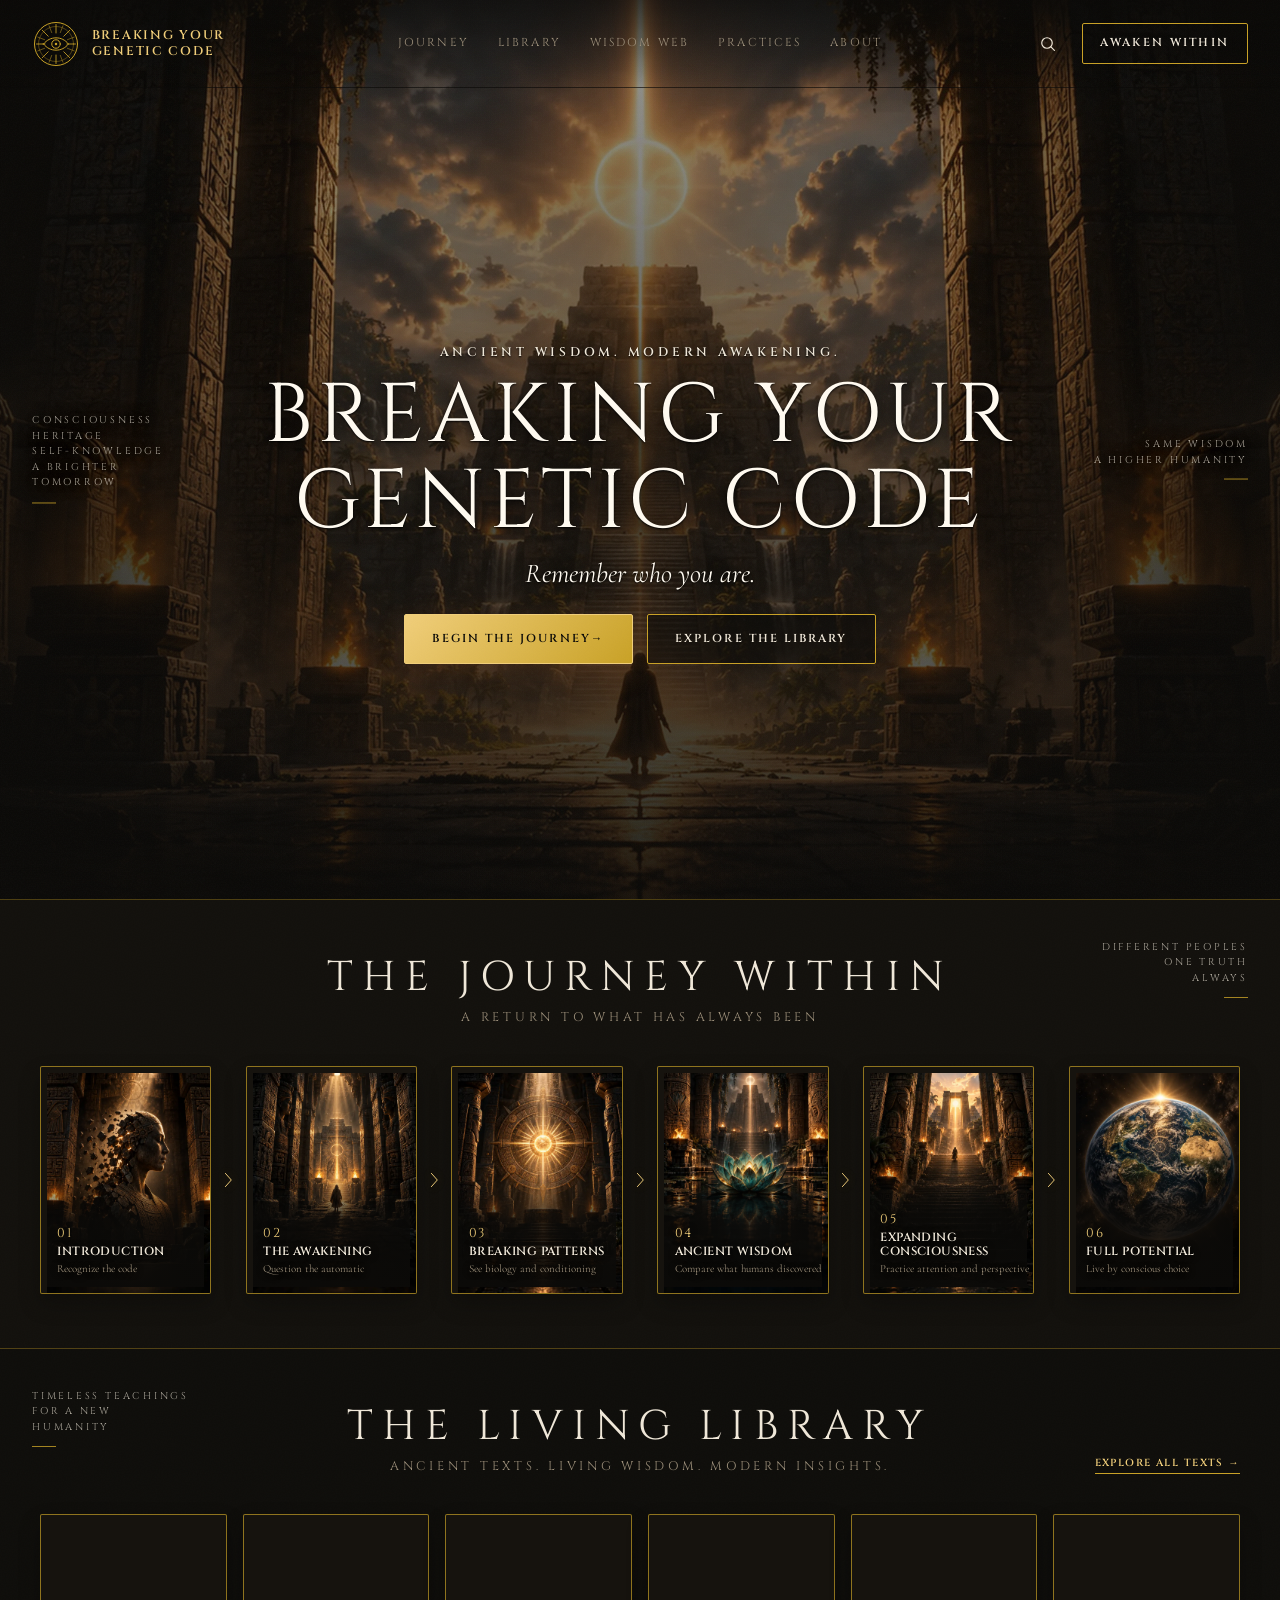
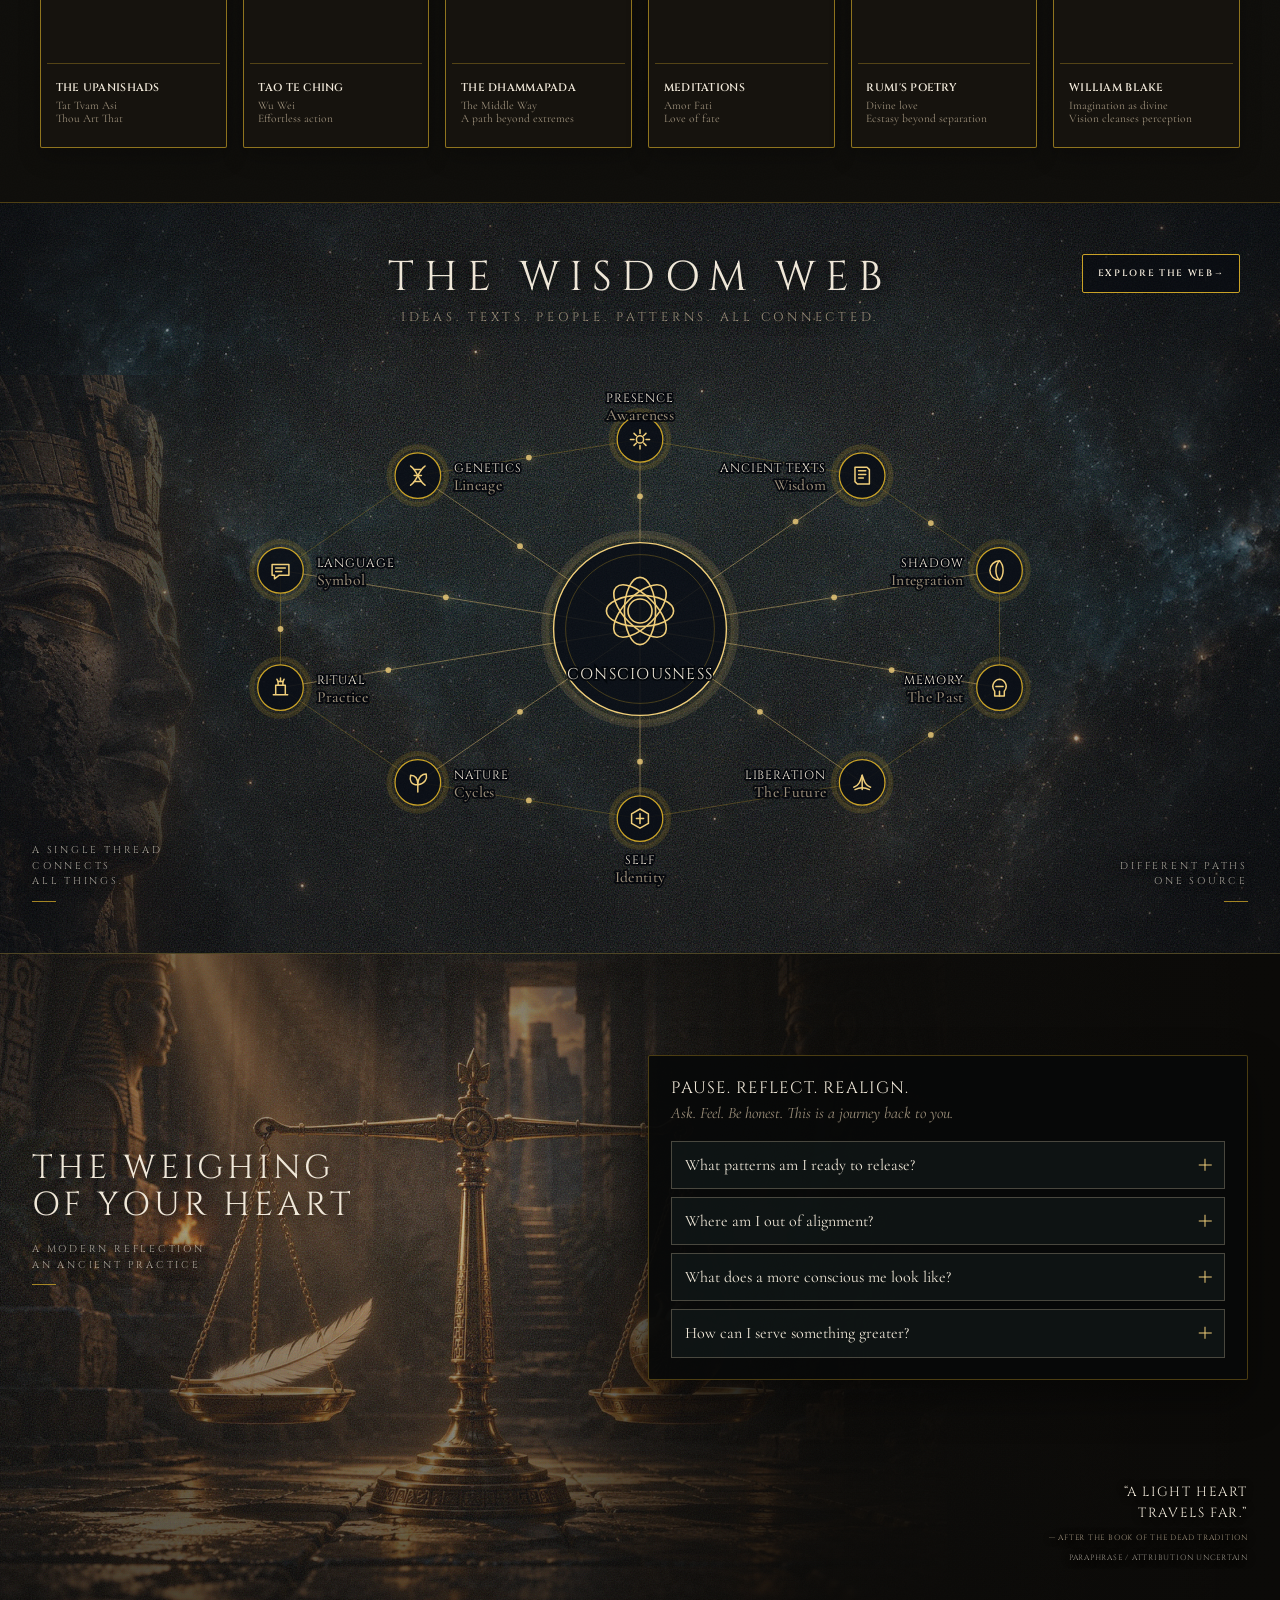
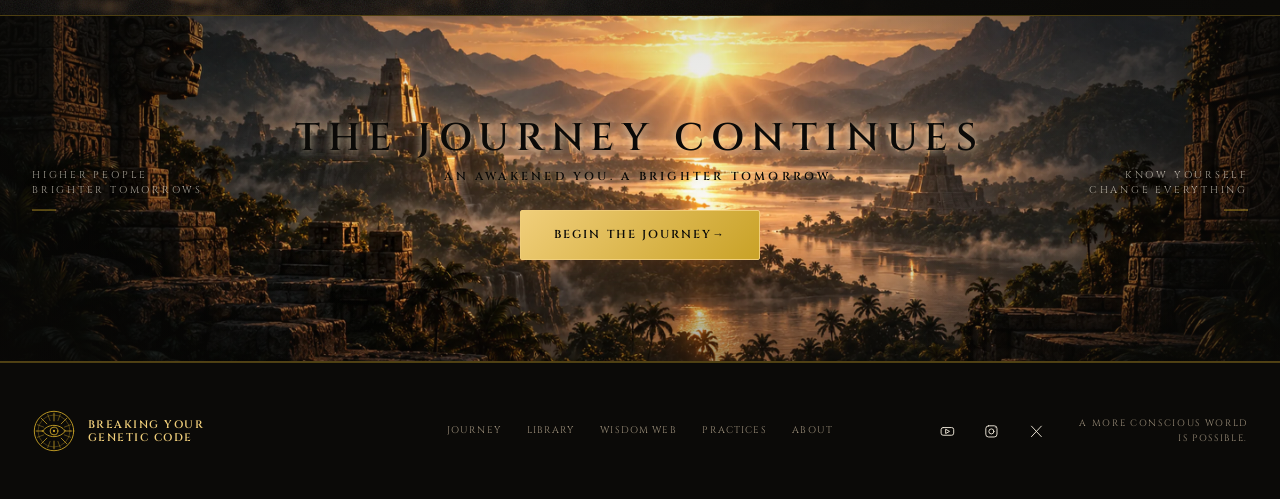
<file: index.html>
<!doctype html>
<html lang="en">
  <head>
    <meta charset="utf-8">
    <meta name="viewport" content="width=device-width, initial-scale=1">
    <meta name="theme-color" content="#0B0A08">
    <meta
      name="description"
      content="Breaking Your Genetic Code brings ancient wisdom into a modern journey of self-knowledge, awareness, and conscious change."
    >
    <meta property="og:title" content="Breaking Your Genetic Code">
    <meta
      property="og:description"
      content="Ancient wisdom. Modern awakening. Remember who you are."
    >
    <meta property="og:type" content="website">
    <title>Breaking Your Genetic Code</title>

    <link rel="preconnect" href="https://fonts.googleapis.com">
    <link rel="preconnect" href="https://fonts.gstatic.com" crossorigin>
    <link
      href="https://fonts.googleapis.com/css2?family=Cinzel:wght@400;600;700&family=Cormorant+Garamond:ital,wght@0,400;0,500;1,400&display=swap"
      rel="stylesheet"
    >
    <link
      rel="preload"
      as="image"
      href="./assets/art/hero-threshold-mobile.webp"
      type="image/webp"
      media="(max-width: 599px)"
      fetchpriority="high"
    >
    <link
      rel="preload"
      as="image"
      href="./assets/art/hero-threshold.webp"
      type="image/webp"
      media="(min-width: 600px)"
      fetchpriority="high"
    >
    <link rel="icon" href="./assets/seal.svg" type="image/svg+xml">
    <link rel="stylesheet" href="./css/tokens.css">
    <link rel="stylesheet" href="./css/base.css">
    <link rel="stylesheet" href="./css/bands.css">
    <script type="module" src="./js/app.js"></script>
  </head>
  <body>
    <a class="skip-link" href="#main-content">Skip to content</a>

    <header class="site-header" data-site-header>
      <div class="site-header__inner">
        <a class="wordmark" href="./" aria-label="Breaking Your Genetic Code, home">
          <img class="wordmark__seal" src="./assets/seal.svg" width="48" height="48" alt="">
          <span class="wordmark__type" aria-hidden="true">
            <span>Breaking Your</span>
            <span>Genetic Code</span>
          </span>
        </a>

        <nav class="primary-nav" aria-label="Primary navigation">
          <a href="./journey/">Journey</a>
          <a href="./library/">Library</a>
          <a href="./web/">Wisdom Web</a>
          <a href="./practices/">Practices</a>
          <a href="./about/">About</a>
        </nav>

        <div class="header-actions">
          <form class="site-search" role="search" action="./library/" data-site-search>
            <label class="sr-only" for="site-search-input">Search the living library</label>
            <input
              class="site-search__input"
              id="site-search-input"
              name="q"
              type="search"
              placeholder="Search the library"
              autocomplete="off"
              tabindex="-1"
              data-search-input
            >
            <button
              class="icon-button site-search__toggle"
              type="button"
              aria-label="Open search"
              aria-expanded="false"
              aria-controls="site-search-input"
              data-search-toggle
            >
              <svg viewBox="0 0 24 24" aria-hidden="true">
                <circle cx="10.8" cy="10.8" r="6.3"></circle>
                <path d="m15.5 15.5 4.2 4.2"></path>
              </svg>
            </button>
          </form>

          <a class="header-cta" href="./journey/">Awaken Within</a>

          <button
            class="menu-toggle"
            type="button"
            aria-label="Open menu"
            aria-expanded="false"
            aria-controls="mobile-menu"
            data-menu-toggle
          >
            <span></span>
            <span></span>
            <span></span>
          </button>
        </div>
      </div>
    </header>

    <div class="mobile-menu" id="mobile-menu" aria-hidden="true" data-mobile-menu>
      <nav class="mobile-menu__nav" aria-label="Mobile navigation">
        <a href="./journey/">Journey</a>
        <a href="./library/">Library</a>
        <a href="./web/">Wisdom Web</a>
        <a href="./practices/">Practices</a>
        <a href="./about/">About</a>
      </nav>
      <form class="mobile-search" role="search" action="./library/">
        <label for="mobile-search-input">Search the living library</label>
        <div class="mobile-search__field">
          <input id="mobile-search-input" name="q" type="search" placeholder="Title, tradition, teaching">
          <button type="submit" aria-label="Search">
            <svg viewBox="0 0 24 24" aria-hidden="true">
              <circle cx="10.8" cy="10.8" r="6.3"></circle>
              <path d="m15.5 15.5 4.2 4.2"></path>
            </svg>
          </button>
        </div>
      </form>
    </div>

    <main id="main-content">
      <section class="hero" aria-labelledby="hero-title">
        <picture class="hero__plate" aria-hidden="true">
          <source
            media="(max-width: 599px)"
            srcset="./assets/art/hero-threshold-mobile.webp"
            type="image/webp"
          >
          <source
            media="(max-width: 599px)"
            srcset="./assets/art/hero-threshold-mobile.jpg"
            type="image/jpeg"
          >
          <source srcset="./assets/art/hero-threshold.webp" type="image/webp">
          <img
            src="./assets/art/hero-threshold.jpg"
            width="2880"
            height="1234"
            alt="A temple threshold framed by colossal guardians, with a distant pyramid sending a column of light into the sky."
            loading="eager"
            fetchpriority="high"
            decoding="async"
          >
        </picture>

        <div class="hero__vignette" aria-hidden="true"></div>

        <div class="micro-label hero__micro-label hero__micro-label--left" aria-hidden="true">
          <span>Consciousness</span>
          <span>Heritage</span>
          <span>Self-Knowledge</span>
          <span>A Brighter Tomorrow</span>
        </div>

        <div class="micro-label hero__micro-label hero__micro-label--right" aria-hidden="true">
          <span>Same Wisdom</span>
          <span>A Higher Humanity</span>
        </div>

        <div class="hero__content">
          <p class="hero__eyebrow">Ancient Wisdom. Modern Awakening.</p>
          <h1 class="hero__title" id="hero-title">
            <span class="hero__title-line">
              <span>Breaking</span>
              <span>Your</span>
            </span>
            <span class="hero__title-line">
              <span>Genetic</span>
              <span>Code</span>
            </span>
          </h1>
          <p class="hero__subline">Remember who you are.</p>
          <div class="hero__actions">
            <a class="button button--solid" href="./journey/">Begin the Journey <span aria-hidden="true">→</span></a>
            <a class="button button--outline" href="./library/">Explore the Library</a>
          </div>
        </div>
      </section>

      <section class="content-band journey-band reveal-band" aria-labelledby="journey-title">
        <div class="micro-label content-band__micro-label content-band__micro-label--right" aria-hidden="true">
          <span>Different Peoples</span>
          <span>One Truth</span>
          <span>Always</span>
        </div>

        <div class="content-band__inner">
          <header class="section-heading">
            <h2 id="journey-title">The Journey Within</h2>
            <p>A Return to What Has Always Been</p>
          </header>
          <div class="journey-rail" data-journey-cards aria-live="polite">
            <p class="band-status">Opening the journey&hellip;</p>
          </div>
        </div>
      </section>

      <section class="content-band library-band reveal-band" aria-labelledby="library-title">
        <div class="micro-label content-band__micro-label content-band__micro-label--left" aria-hidden="true">
          <span>Timeless Teachings</span>
          <span>For a New Humanity</span>
        </div>

        <div class="content-band__inner">
          <div class="library-band__heading-row">
            <header class="section-heading">
              <h2 id="library-title">The Living Library</h2>
              <p>Ancient Texts. Living Wisdom. Modern Insights.</p>
            </header>
            <a class="band-text-link" href="./library/">Explore All Texts <span aria-hidden="true">&rarr;</span></a>
          </div>
          <div class="library-rail" data-library-cards aria-live="polite">
            <p class="band-status">Opening the library&hellip;</p>
          </div>
        </div>
      </section>

      <section class="wisdom-web reveal-band" aria-labelledby="wisdom-web-title">
        <picture class="wisdom-web__starfield" aria-hidden="true">
          <source srcset="./assets/art/web-starfield.webp" type="image/webp">
          <img src="./assets/art/web-starfield.jpg" width="2560" height="1097" alt="" loading="lazy" decoding="async">
        </picture>

        <picture class="wisdom-web__face wisdom-web__face--left" aria-hidden="true">
          <source srcset="./assets/art/web-face-left.webp" type="image/webp">
          <img src="./assets/art/web-face-left.jpg" width="700" height="1050" alt="" loading="lazy" decoding="async">
        </picture>

        <picture class="wisdom-web__face wisdom-web__face--right" aria-hidden="true">
          <source srcset="./assets/art/web-face-right.webp" type="image/webp">
          <img src="./assets/art/web-face-right.jpg" width="700" height="1050" alt="" loading="lazy" decoding="async">
        </picture>

        <div class="micro-label wisdom-web__micro-label wisdom-web__micro-label--left" aria-hidden="true">
          <span>A Single Thread</span>
          <span>Connects</span>
          <span>All Things.</span>
        </div>

        <div class="micro-label wisdom-web__micro-label wisdom-web__micro-label--right" aria-hidden="true">
          <span>Different Paths</span>
          <span>One Source</span>
        </div>

        <div class="wisdom-web__inner">
          <header class="section-heading wisdom-web__heading">
            <h2 id="wisdom-web-title">The Wisdom Web</h2>
            <p>Ideas. Texts. People. Patterns. All Connected.</p>
          </header>
          <a class="button button--outline wisdom-web__link" href="./web/">Explore the Web <span aria-hidden="true">&rarr;</span></a>
          <div class="wisdom-web__constellation-wrap" data-web-constellation aria-live="polite">
            <p class="band-status">Tracing the connections&hellip;</p>
          </div>
        </div>
      </section>

      <section class="weighing-band reveal-band" aria-labelledby="weighing-title">
        <picture class="weighing-band__plate" aria-hidden="true">
          <source srcset="./assets/art/weighing-scales.webp" type="image/webp">
          <img src="./assets/art/weighing-scales.jpg" width="1400" height="1050" alt="" loading="lazy" decoding="async">
        </picture>

        <div class="weighing-band__inner">
          <div class="weighing-band__intro">
            <h2 id="weighing-title">The Weighing<br>of Your Heart</h2>
            <div class="micro-label weighing-band__practice-label" aria-hidden="true">
              <span>A Modern Reflection</span>
              <span>An Ancient Practice</span>
            </div>
          </div>

          <div class="weighing-panel" data-weighing-panel></div>
        </div>

        <blockquote class="weighing-band__quote">
          <p>&ldquo;A light heart<br>travels far.&rdquo;</p>
          <footer>&mdash; After the Book of the Dead tradition</footer>
          <span class="weighing-band__honesty">Paraphrase / attribution uncertain</span>
        </blockquote>
      </section>

      <section class="closing-band reveal-band" aria-labelledby="closing-title">
        <picture class="closing-band__plate" aria-hidden="true">
          <source srcset="./assets/art/closing-panorama.webp" type="image/webp">
          <img src="./assets/art/closing-panorama.jpg" width="2880" height="1234" alt="" loading="lazy" decoding="async">
        </picture>
        <div class="closing-band__shade" aria-hidden="true"></div>

        <div class="micro-label closing-band__micro-label closing-band__micro-label--left" aria-hidden="true">
          <span>Higher People</span>
          <span>Brighter Tomorrows</span>
        </div>

        <div class="micro-label closing-band__micro-label closing-band__micro-label--right" aria-hidden="true">
          <span>Know Yourself</span>
          <span>Change Everything</span>
        </div>

        <div class="closing-band__content">
          <h2 id="closing-title">The Journey Continues</h2>
          <p>An Awakened You. A Brighter Tomorrow.</p>
          <a class="button button--solid" href="./journey/">Begin the Journey <span aria-hidden="true">&rarr;</span></a>
        </div>
      </section>
    </main>

    <footer class="site-footer reveal-band">
      <div class="site-footer__inner">
        <a class="wordmark wordmark--footer" href="./" aria-label="Breaking Your Genetic Code, home">
          <img class="wordmark__seal" src="./assets/seal.svg" width="44" height="44" alt="">
          <span class="wordmark__type" aria-hidden="true">
            <span>Breaking Your</span>
            <span>Genetic Code</span>
          </span>
        </a>

        <nav class="footer-nav" aria-label="Footer navigation">
          <a href="./journey/">Journey</a>
          <a href="./library/">Library</a>
          <a href="./web/">Wisdom Web</a>
          <a href="./practices/">Practices</a>
          <a href="./about/">About</a>
        </nav>

        <div class="site-footer__end">
          <div class="social-links" aria-hidden="true">
            <span>
              <svg viewBox="0 0 24 24" aria-hidden="true">
                <rect x="3" y="6.5" width="18" height="11" rx="3"></rect>
                <path d="m10 9.2 5 2.8-5 2.8Z"></path>
              </svg>
            </span>
            <span>
              <svg viewBox="0 0 24 24" aria-hidden="true">
                <rect x="4" y="4" width="16" height="16" rx="4"></rect>
                <circle cx="12" cy="12" r="3.6"></circle>
                <circle cx="17.4" cy="6.7" r=".7" class="social-links__fill"></circle>
              </svg>
            </span>
            <span>
              <svg viewBox="0 0 24 24" aria-hidden="true">
                <path d="M5 4.5 19 19.5M19 4.5 5 19.5"></path>
              </svg>
            </span>
          </div>
          <p>A more conscious world<br>is possible.</p>
        </div>
      </div>
    </footer>
  </body>
</html>
</file>
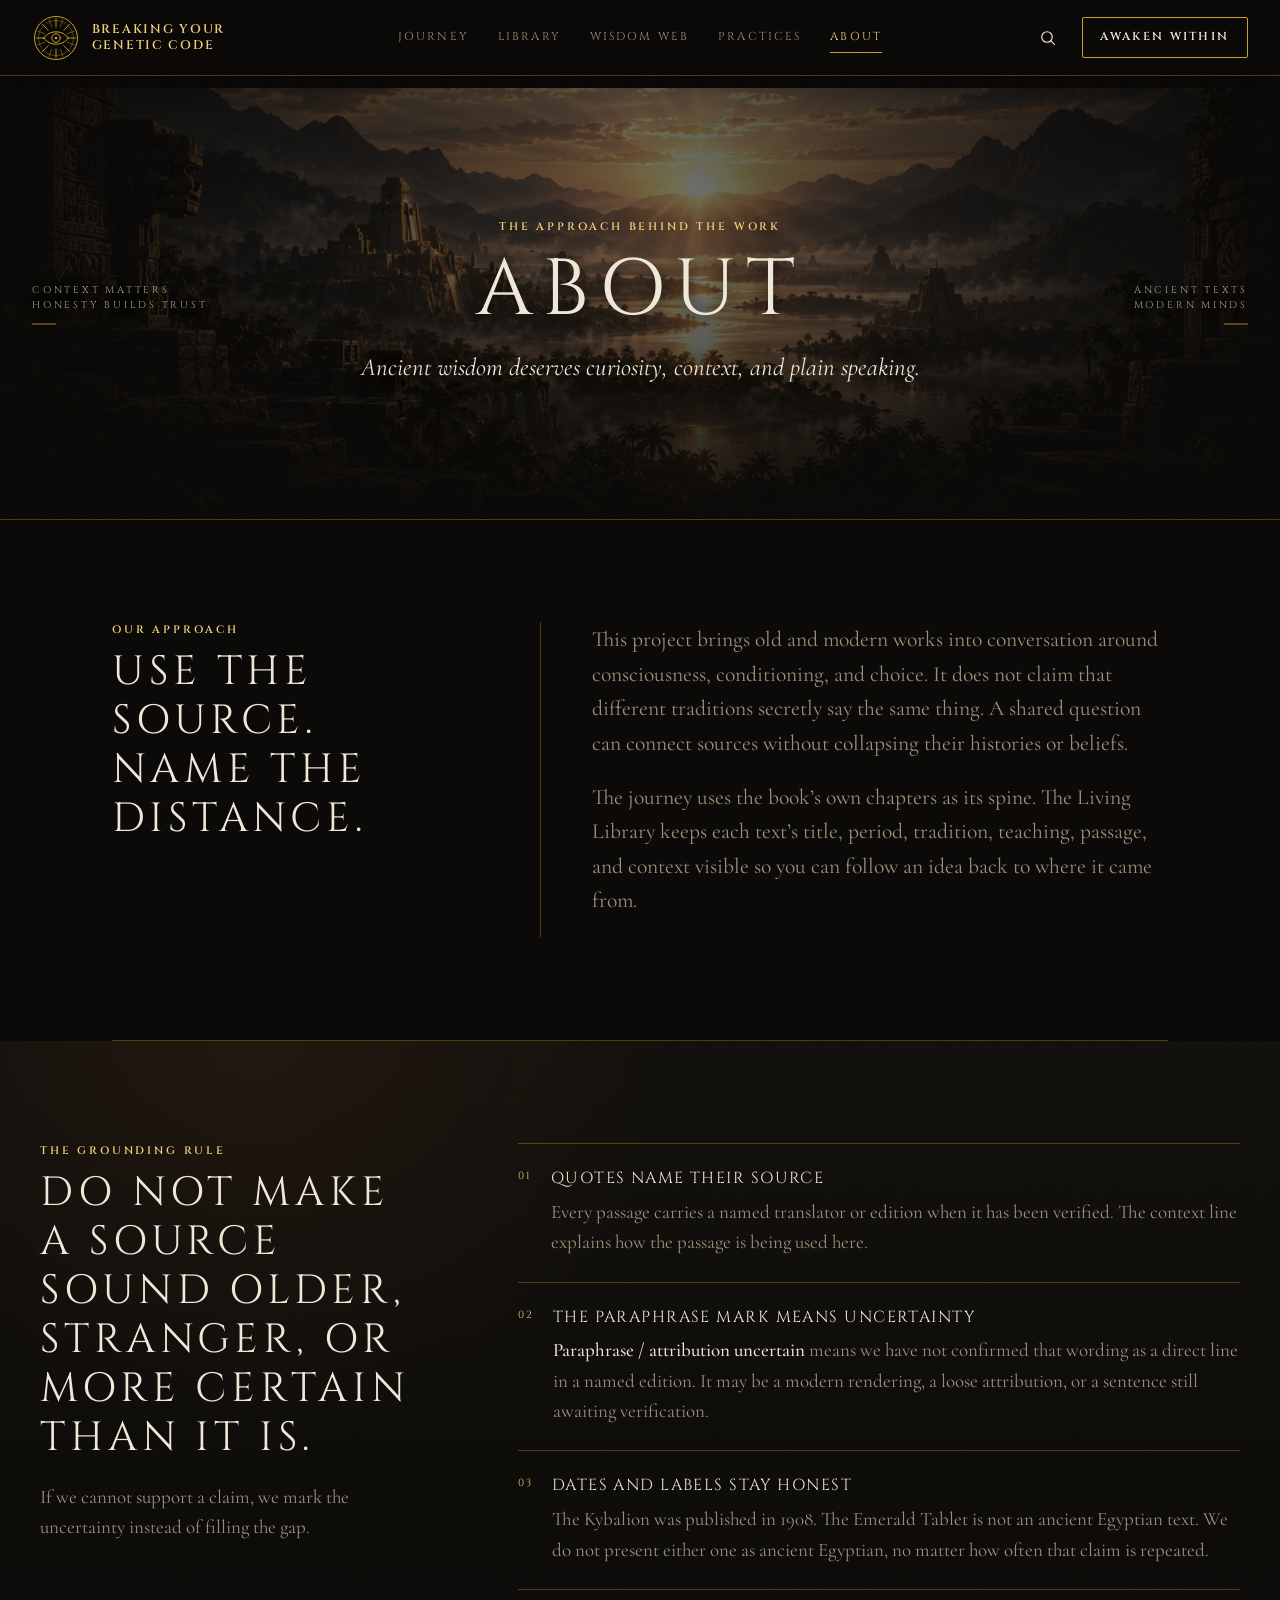
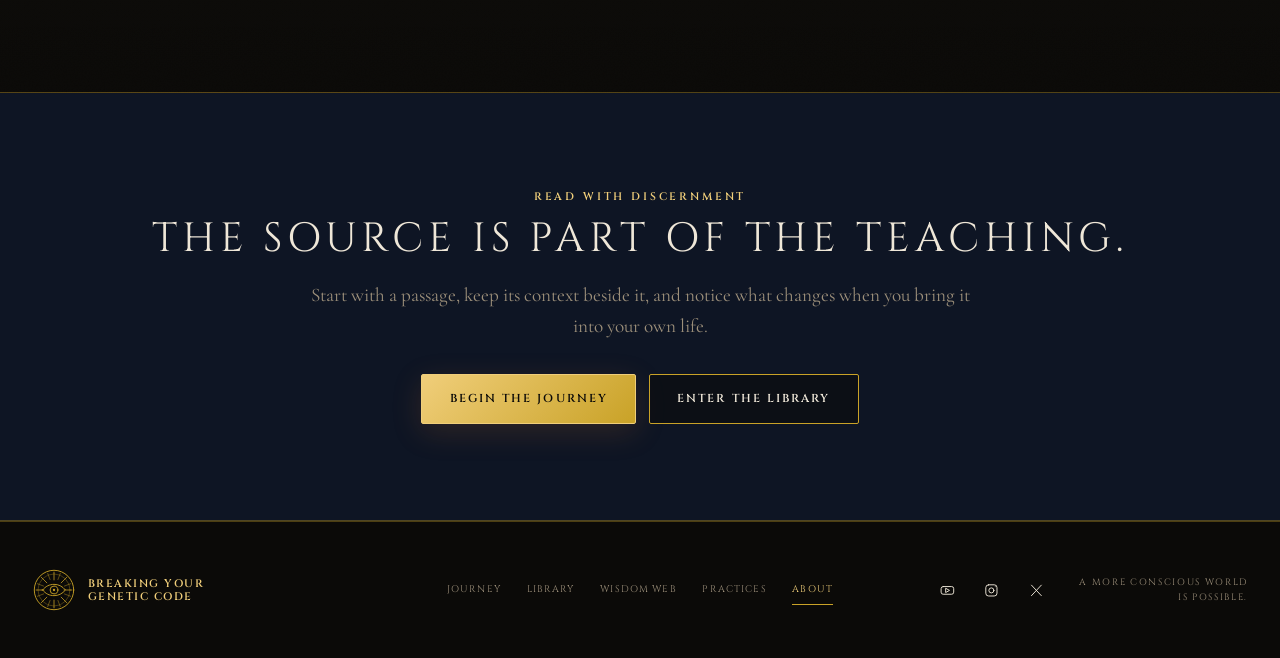
<file: about/index.html>
<!doctype html>
<html lang="en">
  <head>
    <meta charset="utf-8">
    <meta name="viewport" content="width=device-width, initial-scale=1">
    <meta name="theme-color" content="#0B0A08">
    <meta name="description" content="The approach and grounding rule behind Breaking Your Genetic Code.">
    <title>About | Breaking Your Genetic Code</title>
    <link rel="preconnect" href="https://fonts.googleapis.com">
    <link rel="preconnect" href="https://fonts.gstatic.com" crossorigin>
    <link href="https://fonts.googleapis.com/css2?family=Cinzel:wght@400;600;700&family=Cormorant+Garamond:ital,wght@0,400;0,500;1,400&display=swap" rel="stylesheet">
    <link rel="icon" href="../assets/seal.svg" type="image/svg+xml">
    <link rel="stylesheet" href="../css/tokens.css">
    <link rel="stylesheet" href="../css/base.css">
    <link rel="stylesheet" href="../css/bands.css">
    <link rel="stylesheet" href="../css/pages.css">
    <script type="module" src="../js/pages/about.js"></script>
  </head>
  <body>
    <a class="skip-link" href="#main-content">Skip to content</a>
    <header data-page-header></header>
    <div data-page-mobile-menu></div>
    <main class="page-main" id="main-content" data-about-page></main>
    <footer data-page-footer></footer>
  </body>
</html>
</file>
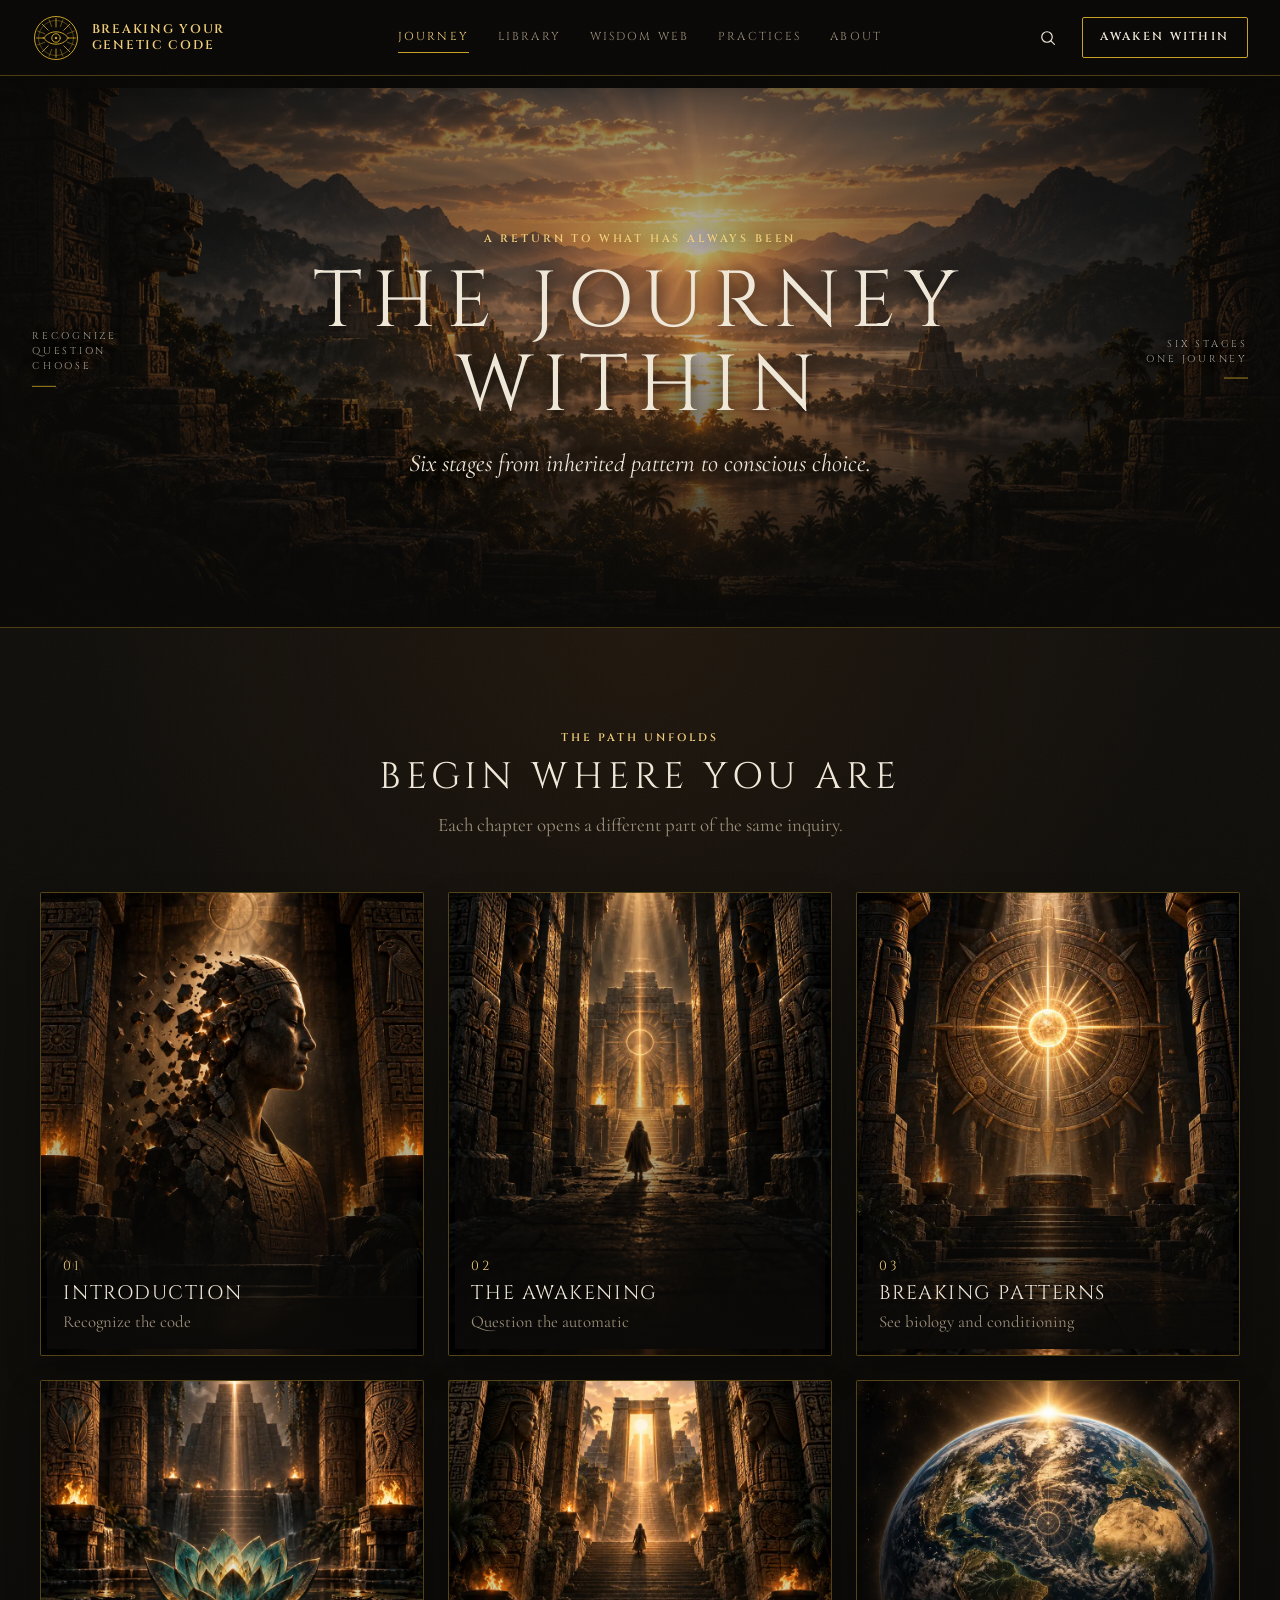
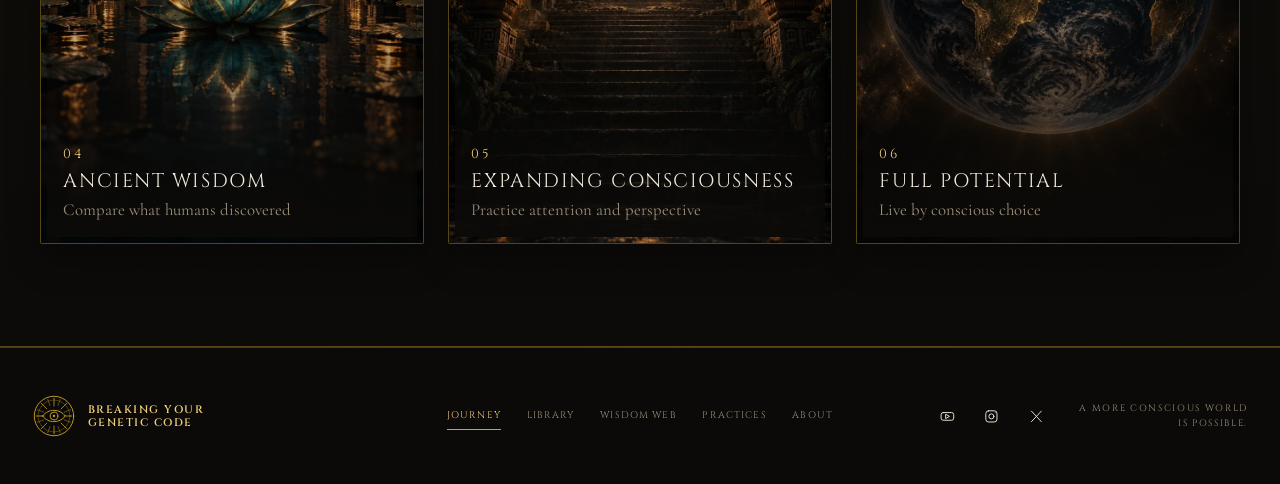
<file: journey/index.html>
<!doctype html>
<html lang="en">
  <head>
    <meta charset="utf-8">
    <meta name="viewport" content="width=device-width, initial-scale=1">
    <meta name="theme-color" content="#0B0A08">
    <meta name="description" content="The six-stage journey within Breaking Your Genetic Code.">
    <title>The Journey Within | Breaking Your Genetic Code</title>
    <link rel="preconnect" href="https://fonts.googleapis.com">
    <link rel="preconnect" href="https://fonts.gstatic.com" crossorigin>
    <link href="https://fonts.googleapis.com/css2?family=Cinzel:wght@400;600;700&family=Cormorant+Garamond:ital,wght@0,400;0,500;1,400&display=swap" rel="stylesheet">
    <link rel="icon" href="../assets/seal.svg" type="image/svg+xml">
    <link rel="stylesheet" href="../css/tokens.css">
    <link rel="stylesheet" href="../css/base.css">
    <link rel="stylesheet" href="../css/bands.css">
    <link rel="stylesheet" href="../css/pages.css">
    <script type="module" src="../js/pages/journey.js"></script>
  </head>
  <body>
    <a class="skip-link" href="#main-content">Skip to content</a>
    <header data-page-header></header>
    <div data-page-mobile-menu></div>
    <main class="page-main" id="main-content" data-journey-index></main>
    <footer data-page-footer></footer>
  </body>
</html>
</file>
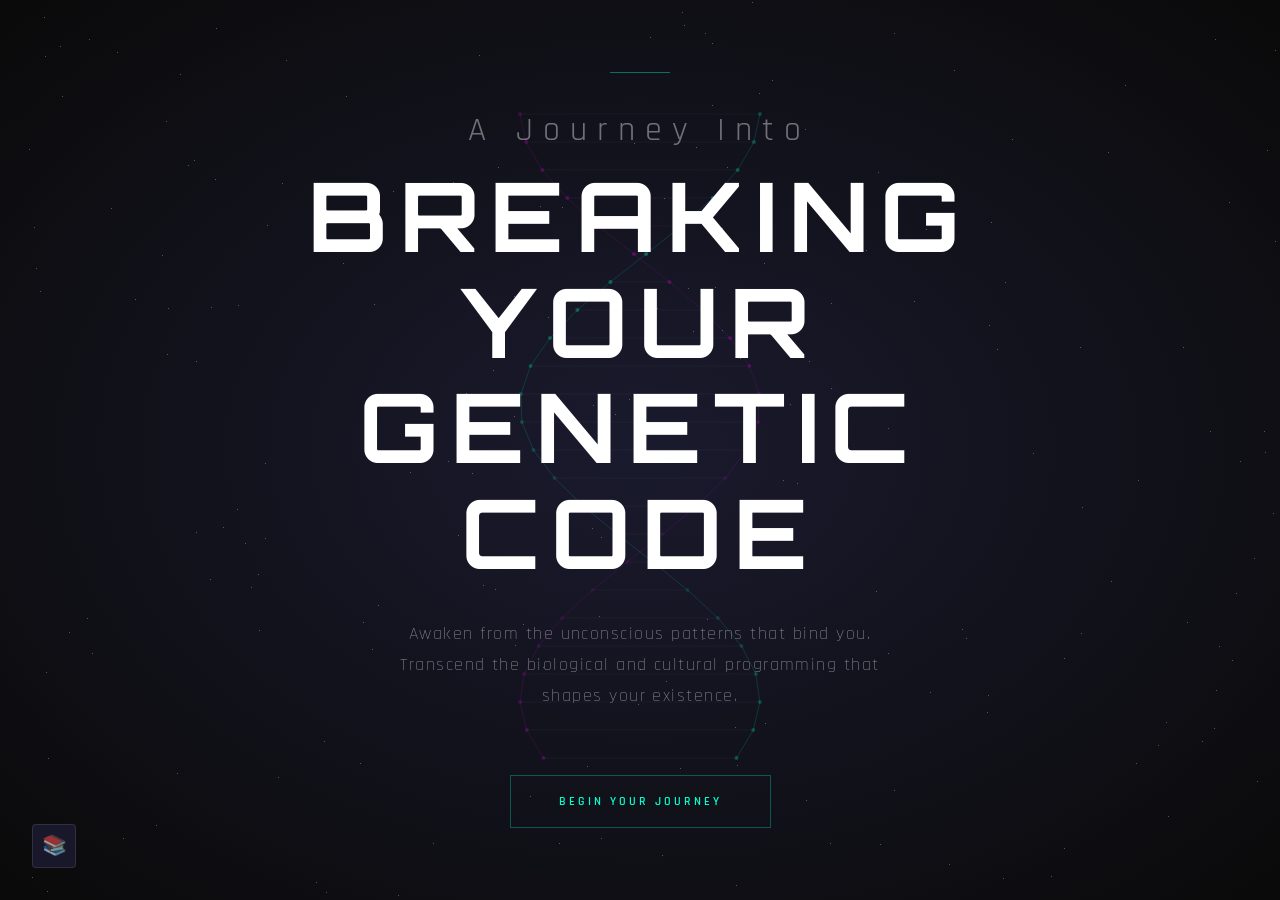
<file: legacy/index.html>
<!DOCTYPE html>
<html lang="en">
<head>
    <meta charset="UTF-8">
    <meta name="viewport" content="width=device-width, initial-scale=1.0">
    <title>Breaking Your Genetic Code</title>
    <style>
        @import url('https://fonts.googleapis.com/css2?family=Orbitron:wght@400;700;900&family=Rajdhani:wght@300;400;600&display=swap');
        
        * {
            margin: 0;
            padding: 0;
            box-sizing: border-box;
        }
        
        :root {
            /* Colors */
            --primary: #00ffcc;
            --secondary: #ff00ff;
            --dark: #0a0a0a;
            --light: #ffffff;
            --accent: #ffaa00;
            --info: #00aaff;
            --warning: #ff6600;

            /* Semantic Colors */
            --bg-primary: #0a0a0a;
            --bg-secondary: rgba(26, 26, 46, 0.95);
            --bg-card: rgba(26, 26, 46, 0.3);
            --border-subtle: rgba(138, 43, 226, 0.3);

            /* Spacing Scale */
            --space-xs: 0.25rem;
            --space-sm: 0.5rem;
            --space-md: 1rem;
            --space-lg: 2rem;
            --space-xl: 4rem;

            /* Transitions */
            --transition-fast: 150ms ease;
            --transition-normal: 300ms ease;
            --transition-slow: 500ms ease;

            /* Shadows */
            --shadow-glow-primary: 0 0 20px rgba(0, 255, 204, 0.5);
            --shadow-glow-secondary: 0 0 20px rgba(255, 0, 255, 0.5);
            --shadow-glow-accent: 0 0 20px rgba(255, 170, 0, 0.5);

            /* Border Radius */
            --radius-sm: 5px;
            --radius-md: 10px;
            --radius-lg: 20px;
            --radius-full: 50%;
        }

        /* Accessibility: Reduce motion for users who prefer it */
        @media (prefers-reduced-motion: reduce) {
            *,
            *::before,
            *::after {
                animation-duration: 0.01ms !important;
                animation-iteration-count: 1 !important;
                transition-duration: 0.01ms !important;
                scroll-behavior: auto !important;
            }

            .star { animation: none; opacity: 0.5; }
            .consciousness-meter .meter { transition: none; }
        }

        /* Focus indicators for keyboard navigation */
        :focus-visible {
            outline: 2px solid var(--primary);
            outline-offset: 2px;
        }

        button:focus-visible,
        a:focus-visible,
        input:focus-visible {
            outline: 2px solid var(--primary);
            outline-offset: 2px;
            box-shadow: var(--shadow-glow-primary);
        }

        :focus:not(:focus-visible) {
            outline: none;
        }

        /* Visually hidden for screen readers */
        .visually-hidden {
            position: absolute;
            width: 1px;
            height: 1px;
            padding: 0;
            margin: -1px;
            overflow: hidden;
            clip: rect(0, 0, 0, 0);
            white-space: nowrap;
            border: 0;
        }

        body {
            font-family: 'Rajdhani', sans-serif;
            background: var(--dark);
            color: var(--light);
            overflow-x: hidden;
            cursor: default;
        }
        
        /* Cosmic background */
        .cosmic-bg {
            position: fixed;
            top: 0;
            left: 0;
            width: 100%;
            height: 100%;
            background: radial-gradient(ellipse at center, #1a1a2e 0%, #0a0a0a 100%);
            z-index: -2;
        }
        
        .stars {
            position: fixed;
            top: 0;
            left: 0;
            width: 100%;
            height: 100%;
            z-index: -1;
        }
        
        .star {
            position: absolute;
            width: 1px;
            height: 1px;
            background: rgba(255, 255, 255, 0.4);
            border-radius: 50%;
        }
        
        /* DNA Helix - Elegant architectural wireframe */
        .dna-canvas {
            position: fixed;
            top: 0;
            left: 0;
            width: 100%;
            height: 100%;
            z-index: 1;
            pointer-events: none;
        }
        
        /* Hero Section */
        .hero {
            height: 100vh;
            display: flex;
            flex-direction: column;
            justify-content: center;
            align-items: center;
            position: relative;
            z-index: 10;
            padding: 2rem;
        }

        .hero-content {
            text-align: center;
            max-width: 900px;
        }

        .hero-line {
            width: 60px;
            height: 1px;
            background: rgba(0, 255, 204, 0.4);
            margin: 0 auto 2.5rem;
        }

        .hero h1 {
            font-family: 'Orbitron', monospace;
            font-size: clamp(2.5rem, 8vw, 6rem);
            font-weight: 700;
            text-align: center;
            letter-spacing: 0.12em;
            line-height: 1.1;
            margin-bottom: 2rem;
            color: var(--light);
        }

        .hero h1 span {
            display: block;
            font-size: 0.35em;
            font-weight: 400;
            letter-spacing: 0.3em;
            color: rgba(255, 255, 255, 0.4);
            margin-bottom: 0.8rem;
            font-family: 'Rajdhani', sans-serif;
        }

        .subtitle {
            font-size: clamp(1rem, 2vw, 1.15rem);
            font-weight: 300;
            text-align: center;
            color: rgba(255, 255, 255, 0.5);
            margin-bottom: 4rem;
            letter-spacing: 0.08em;
            max-width: 500px;
            margin-left: auto;
            margin-right: auto;
            line-height: 1.7;
        }

        .start-journey {
            padding: 1.1rem 3rem;
            font-size: 0.75rem;
            font-weight: 600;
            font-family: 'Rajdhani', sans-serif;
            background: transparent;
            color: var(--primary);
            border: 1px solid rgba(0, 255, 204, 0.3);
            border-radius: 0;
            cursor: pointer;
            transition: background-color var(--transition-normal), border-color var(--transition-normal);
            text-transform: uppercase;
            letter-spacing: 0.25em;
        }

        .start-journey:hover {
            background: rgba(0, 255, 204, 0.08);
            border-color: rgba(0, 255, 204, 0.6);
        }
        
        /* Chapter Navigation */
        .nav {
            position: fixed;
            top: 0;
            left: 0;
            width: 100%;
            padding: 1.25rem 2rem;
            background: rgba(10, 10, 10, 0.95);
            backdrop-filter: blur(20px);
            z-index: 100;
            transform: translateY(-100%);
            transition: transform 0.3s ease;
            border-bottom: 1px solid rgba(255, 255, 255, 0.05);
        }

        .nav.visible {
            transform: translateY(0);
        }

        .nav ul {
            list-style: none;
            display: flex;
            justify-content: center;
            gap: 2.5rem;
            flex-wrap: wrap;
        }

        .nav a {
            color: rgba(255, 255, 255, 0.6);
            text-decoration: none;
            font-size: 0.8rem;
            font-weight: 500;
            letter-spacing: 0.1em;
            text-transform: uppercase;
            transition: color var(--transition-normal);
        }

        .nav a:hover {
            color: var(--primary);
        }
        
        /* Content Sections */
        .content {
            display: none;
            min-height: 100vh;
            padding: 8rem 2rem 6rem;
            max-width: 720px;
            margin: 0 auto;
        }

        .content.active {
            display: block;
        }

        .chapter {
            margin-bottom: 6rem;
        }

        .chapter h2 {
            font-family: 'Orbitron', monospace;
            font-size: clamp(2rem, 5vw, 3.5rem);
            font-weight: 700;
            margin-bottom: 3.5rem;
            margin-top: 2rem;
            color: var(--light);
            letter-spacing: 0.08em;
            line-height: 1.15;
        }

        .chapter h2::before {
            content: '';
            display: block;
            width: 40px;
            height: 1px;
            background: rgba(0, 255, 204, 0.5);
            margin-bottom: 1.5rem;
        }

        .chapter h3 {
            font-family: 'Orbitron', monospace;
            font-size: clamp(1rem, 2vw, 1.15rem);
            font-weight: 500;
            margin: 4rem 0 1.5rem;
            color: var(--primary);
            letter-spacing: 0.15em;
            text-transform: uppercase;
        }

        .chapter p {
            font-size: 1.15rem;
            line-height: 2;
            margin-bottom: 2rem;
            color: rgba(255, 255, 255, 0.75);
            font-weight: 300;
        }

        .quote {
            border-left: 1px solid rgba(0, 255, 204, 0.3);
            padding: 0.5rem 0 0.5rem 2rem;
            margin: 3.5rem 0;
            font-style: italic;
            font-size: 1.35rem;
            line-height: 1.8;
            color: rgba(255, 255, 255, 0.6);
        }
        
        /* Interactive Elements */
        .consciousness-meter {
            width: 100%;
            height: 4px;
            background: rgba(255, 255, 255, 0.08);
            border-radius: 2px;
            margin: 2rem 0;
            position: relative;
            overflow: hidden;
        }

        .consciousness-fill {
            height: 100%;
            background: var(--primary);
            border-radius: 2px;
            width: 0%;
            transition: width 2s ease;
        }
        
        .meditation-prompt {
            background: rgba(255, 255, 255, 0.02);
            border: 1px solid rgba(0, 255, 204, 0.15);
            border-radius: 4px;
            padding: 2rem;
            margin: 2rem 0;
            text-align: center;
        }

        .pulse {
            display: inline-block;
            width: 12px;
            height: 12px;
            background: var(--primary);
            border-radius: 50%;
            margin: 0 auto 1rem;
            opacity: 0.6;
        }
        
        /* Wisdom Cards */
        .wisdom-card {
            background: transparent;
            border: none;
            border-top: 1px solid rgba(255, 255, 255, 0.06);
            border-radius: 0;
            padding: 2.5rem 0;
            margin: 0;
        }

        .wisdom-icon {
            font-size: 1.25rem;
            margin-bottom: 1.25rem;
            opacity: 0.6;
            display: inline-block;
        }

        .wisdom-content h4 {
            color: rgba(255, 255, 255, 0.5);
            font-family: 'Rajdhani', sans-serif;
            font-size: 0.8rem;
            font-weight: 500;
            margin-bottom: 1.25rem;
            letter-spacing: 0.15em;
            text-transform: uppercase;
        }

        .wisdom-quote {
            font-style: italic;
            font-size: 1.25rem;
            line-height: 1.8;
            color: rgba(255, 255, 255, 0.7);
            margin-bottom: 1.25rem;
            padding-left: 0;
            border-left: none;
        }

        .wisdom-context {
            font-size: 0.95rem;
            color: rgba(255, 255, 255, 0.4);
            line-height: 1.7;
        }
        
        /* Wisdom Card Responsive */
        @media (max-width: 768px) {
            .wisdom-card {
                padding: 1.5rem;
            }
            
            .wisdom-icon {
                font-size: 1.5rem;
            }
            
            .wisdom-content h4 {
                font-size: 1.1rem;
            }
            
            .wisdom-quote {
                font-size: 1rem;
                padding-left: 1rem;
            }
        }
        
        /* Random Quote Display */
        .floating-quote {
            position: fixed;
            bottom: 2rem;
            right: 2rem;
            max-width: 380px;
            background: rgba(26, 26, 46, 0.9);
            border: 1px solid rgba(255, 255, 255, 0.08);
            border-radius: 4px;
            padding: 1.5rem;
            opacity: 0;
            transform: translateY(10px);
            transition: opacity var(--transition-slow), transform var(--transition-slow), border-color var(--transition-normal);
            cursor: pointer;
            z-index: 50;
        }

        .floating-quote.visible {
            opacity: 1;
            transform: translateY(0);
        }

        .floating-quote:hover {
            border-color: rgba(0, 255, 204, 0.25);
        }
        
        .floating-quote-text {
            font-style: italic;
            font-size: 0.95rem;
            line-height: 1.5;
            color: rgba(255, 255, 255, 0.9);
            margin-bottom: 0.5rem;
        }
        
        .floating-quote-source {
            font-size: 0.85rem;
            color: var(--accent);
            font-family: 'Orbitron', monospace;
            letter-spacing: 0.05em;
        }
        
        .floating-quote-close {
            position: absolute;
            top: 0.5rem;
            right: 0.5rem;
            width: 20px;
            height: 20px;
            padding: 0;
            background: rgba(255, 255, 255, 0.1);
            border: 1px solid rgba(255, 255, 255, 0.2);
            border-radius: var(--radius-full);
            display: flex;
            align-items: center;
            justify-content: center;
            cursor: pointer;
            font-size: 0.8rem;
            color: var(--light);
            font-family: inherit;
            transition: background-color var(--transition-normal), border-color var(--transition-normal), transform var(--transition-normal);
        }
        
        .floating-quote-close:hover {
            background: rgba(255, 0, 0, 0.3);
            border-color: rgba(255, 0, 0, 0.5);
            transform: rotate(90deg);
        }
        
        /* Quote Details Modal */
        .quote-modal {
            position: fixed;
            top: 0;
            left: 0;
            width: 100%;
            height: 100%;
            background: rgba(0, 0, 0, 0.8);
            backdrop-filter: blur(10px);
            display: none;
            align-items: center;
            justify-content: center;
            z-index: 200;
            opacity: 0;
            transition: opacity 0.3s ease;
        }
        
        .quote-modal.active {
            display: flex;
            opacity: 1;
        }
        
        .quote-modal-content {
            background: rgba(20, 20, 35, 0.95);
            backdrop-filter: blur(20px);
            -webkit-backdrop-filter: blur(20px);
            border: 1px solid rgba(255, 255, 255, 0.08);
            border-radius: 6px;
            padding: 2.5rem;
            max-width: 560px;
            width: 90%;
            max-height: 80vh;
            overflow-y: auto;
            position: relative;
            animation: modalFade 0.25s ease;
        }

        @keyframes modalFade {
            0% { opacity: 0; transform: translateY(-10px); }
            100% { opacity: 1; transform: translateY(0); }
        }
        
        .quote-modal-icon {
            font-size: 2.5rem;
            text-align: center;
            margin-bottom: 1rem;
            opacity: 0.8;
        }
        
        .quote-modal-title {
            font-family: 'Orbitron', monospace;
            font-size: 1.8rem;
            color: var(--accent);
            text-align: center;
            margin-bottom: 0.5rem;
        }
        
        .quote-modal-period {
            text-align: center;
            color: var(--primary);
            margin-bottom: 2rem;
        }
        
        .quote-modal-quote {
            font-size: 1.3rem;
            font-style: italic;
            line-height: 1.6;
            color: rgba(255, 255, 255, 0.9);
            text-align: center;
            margin-bottom: 2rem;
            padding: 0 1rem;
        }
        
        .quote-modal-teaching {
            background: rgba(0, 255, 204, 0.1);
            border-left: 3px solid var(--primary);
            padding: 1rem;
            margin-bottom: 1.5rem;
        }
        
        .quote-modal-teaching h4 {
            color: var(--primary);
            margin-bottom: 0.5rem;
        }
        
        .quote-modal-close {
            position: absolute;
            top: 1rem;
            right: 1rem;
            width: 40px;
            height: 40px;
            background: transparent;
            border: 2px solid rgba(255, 255, 255, 0.2);
            color: var(--light);
            border-radius: 50%;
            cursor: pointer;
            font-size: 1.5rem;
            display: flex;
            align-items: center;
            justify-content: center;
            transition: background-color var(--transition-normal), transform var(--transition-normal), opacity var(--transition-normal), border-color var(--transition-normal), box-shadow var(--transition-normal);
        }
        
        .quote-modal-close:hover {
            border-color: var(--primary);
            color: var(--primary);
            transform: rotate(90deg);
        }
        
        /* Quote Bookmarking Styles */
        .bookmark-btn {
            position: absolute;
            top: 0.5rem;
            left: 0.5rem;
            width: 30px;
            height: 30px;
            background: transparent;
            border: none;
            cursor: pointer;
            font-size: 1.5rem;
            transition: background-color var(--transition-normal), transform var(--transition-normal), opacity var(--transition-normal), border-color var(--transition-normal), box-shadow var(--transition-normal);
            color: rgba(255, 255, 255, 0.5);
        }
        
        .bookmark-btn:hover {
            color: var(--accent);
        }
        
        .bookmark-btn.bookmarked {
            color: var(--accent);
        }
        
        .bookmarks-toggle {
            position: fixed;
            bottom: 2rem;
            left: 2rem;
            width: 44px;
            height: 44px;
            padding: 0;
            background: rgba(26, 26, 46, 0.9);
            border: 1px solid rgba(255, 255, 255, 0.1);
            border-radius: 4px;
            display: flex;
            align-items: center;
            justify-content: center;
            cursor: pointer;
            font-size: 1.25rem;
            font-family: inherit;
            color: rgba(255, 255, 255, 0.6);
            transition: color var(--transition-normal), border-color var(--transition-normal);
            z-index: 50;
        }

        .bookmarks-toggle:hover {
            color: var(--primary);
            border-color: rgba(0, 255, 204, 0.3);
        }
        
        .bookmarks-panel {
            position: fixed;
            left: -400px;
            top: 0;
            width: 400px;
            height: 100vh;
            background: rgba(26, 26, 46, 0.98);
            border-right: 2px solid var(--primary);
            transition: left 0.3s ease;
            z-index: 150;
            overflow-y: auto;
            padding: 2rem;
        }
        
        .bookmarks-panel.open {
            left: 0;
        }
        
        .bookmarks-header {
            display: flex;
            justify-content: space-between;
            align-items: center;
            margin-bottom: 2rem;
        }
        
        .bookmarks-title {
            font-family: 'Orbitron', monospace;
            font-size: 1.5rem;
            color: var(--accent);
        }
        
        .bookmarks-close {
            width: 30px;
            height: 30px;
            background: transparent;
            border: 1px solid rgba(255, 255, 255, 0.2);
            border-radius: 50%;
            color: var(--light);
            cursor: pointer;
            font-size: 1.2rem;
            display: flex;
            align-items: center;
            justify-content: center;
            transition: background-color var(--transition-normal), transform var(--transition-normal), opacity var(--transition-normal), border-color var(--transition-normal), box-shadow var(--transition-normal);
        }
        
        .bookmarks-close:hover {
            border-color: var(--primary);
            color: var(--primary);
            transform: rotate(90deg);
        }
        
        .bookmarks-empty {
            text-align: center;
            opacity: 0.6;
            padding: 3rem 1rem;
        }
        
        .bookmark-item {
            background: rgba(255, 255, 255, 0.02);
            border: 1px solid rgba(255, 255, 255, 0.06);
            border-radius: 4px;
            padding: 1.25rem;
            margin-bottom: 0.75rem;
            position: relative;
            transition: border-color var(--transition-normal);
        }

        .bookmark-item:hover {
            border-color: rgba(0, 255, 204, 0.2);
        }
        
        .bookmark-quote {
            font-style: italic;
            font-size: 0.95rem;
            line-height: 1.5;
            margin-bottom: 0.5rem;
        }
        
        .bookmark-source {
            font-size: 0.85rem;
            color: var(--accent);
            font-family: 'Orbitron', monospace;
        }
        
        .bookmark-remove {
            position: absolute;
            top: 0.5rem;
            right: 0.5rem;
            width: 25px;
            height: 25px;
            background: rgba(255, 0, 0, 0.1);
            border: 1px solid rgba(255, 0, 0, 0.3);
            border-radius: 50%;
            color: rgba(255, 100, 100, 0.8);
            cursor: pointer;
            font-size: 0.9rem;
            display: flex;
            align-items: center;
            justify-content: center;
            transition: background-color var(--transition-normal), transform var(--transition-normal), opacity var(--transition-normal), border-color var(--transition-normal), box-shadow var(--transition-normal);
        }
        
        .bookmark-remove:hover {
            background: rgba(255, 0, 0, 0.2);
            border-color: rgba(255, 0, 0, 0.4);
        }
        
        .bookmarks-actions {
            margin-top: 2rem;
            padding-top: 2rem;
            border-top: 1px solid rgba(255, 255, 255, 0.1);
        }
        
        .bookmark-action-btn {
            display: block;
            width: 100%;
            padding: 0.75rem;
            margin-bottom: 0.5rem;
            background: transparent;
            border: 1px solid rgba(0, 255, 204, 0.3);
            color: var(--primary);
            border-radius: 3px;
            cursor: pointer;
            transition: background-color var(--transition-normal), border-color var(--transition-normal);
            text-align: center;
            text-decoration: none;
            font-size: 0.9rem;
        }

        .bookmark-action-btn:hover {
            background: rgba(0, 255, 204, 0.08);
            border-color: rgba(0, 255, 204, 0.5);
        }
        
        /* Responsive for bookmarks */
        @media (max-width: 768px) {
            .bookmarks-panel {
                width: 100%;
                left: -100%;
            }
            
            .bookmarks-toggle {
                bottom: 5rem;
                left: 1rem;
            }
        }
        
        /* Responsive for floating quote */
        @media (max-width: 768px) {
            .floating-quote {
                bottom: 1rem;
                right: 1rem;
                left: 1rem;
                max-width: none;
            }
        }
        
        /* Living Library Styles */
        .library-intro {
            text-align: center;
            margin-bottom: 3rem;
            font-size: 1.1rem;
            opacity: 0.9;
            max-width: 800px;
            margin-left: auto;
            margin-right: auto;
        }
        
        .library-navigation {
            display: flex;
            justify-content: center;
            gap: 1rem;
            margin-bottom: 2rem;
            flex-wrap: wrap;
        }
        
        .period-filter {
            padding: 0.6rem 1.25rem;
            background: transparent;
            border: 1px solid rgba(255, 255, 255, 0.15);
            color: rgba(255, 255, 255, 0.6);
            border-radius: 3px;
            cursor: pointer;
            transition: color var(--transition-normal), border-color var(--transition-normal);
            font-family: 'Rajdhani', sans-serif;
            font-weight: 500;
            font-size: 0.9rem;
            letter-spacing: 0.05em;
        }

        .period-filter:hover {
            color: var(--primary);
            border-color: rgba(0, 255, 204, 0.3);
        }

        .period-filter.active {
            background: rgba(0, 255, 204, 0.1);
            color: var(--primary);
            border-color: rgba(0, 255, 204, 0.4);
            font-weight: 600;
        }
        
        .library-search {
            position: relative;
            max-width: 600px;
            margin: 0 auto 2rem;
        }
        
        #library-search-input {
            width: 100%;
            padding: 0.9rem 3rem 0.9rem 1.25rem;
            background: rgba(255, 255, 255, 0.03);
            border: 1px solid rgba(255, 255, 255, 0.1);
            border-radius: 4px;
            color: var(--light);
            font-size: 1rem;
            transition: border-color var(--transition-normal), background-color var(--transition-normal);
            font-family: 'Rajdhani', sans-serif;
        }
        
        #library-search-input:focus {
            outline: none;
            border-color: rgba(0, 255, 204, 0.4);
            background: rgba(26, 26, 46, 0.7);
        }
        
        #library-search-input::placeholder {
            color: rgba(255, 255, 255, 0.5);
        }
        
        .search-icon {
            position: absolute;
            right: 1.5rem;
            top: 50%;
            transform: translateY(-50%);
            font-size: 1.2rem;
            opacity: 0.7;
            pointer-events: none;
        }
        
        .library-stats {
            text-align: center;
            margin-bottom: 3rem;
            color: var(--accent);
            font-family: 'Orbitron', monospace;
            font-size: 0.95rem;
            letter-spacing: 0.1em;
        }
        
        .library-stats .divider {
            margin: 0 1rem;
            opacity: 0.5;
        }
        
        .library-stats .count {
            font-weight: 700;
            color: var(--primary);
        }
        
        /* Library Grid */
        .library-grid {
            display: grid;
            grid-template-columns: repeat(auto-fill, minmax(320px, 1fr));
            gap: 1.5rem;
            margin-bottom: 4rem;
        }

        /* Library section needs more width */
        #library.content {
            max-width: 1200px;
        }
        
        .library-card {
            background: rgba(26, 26, 46, 0.3);
            border: 1px solid rgba(255, 255, 255, 0.06);
            border-radius: 6px;
            padding: 2rem;
            position: relative;
            overflow: hidden;
            cursor: pointer;
            transition: border-color var(--transition-normal), background-color var(--transition-normal);
            min-height: 250px;
            display: flex;
            flex-direction: column;
        }

        .library-card:hover {
            border-color: rgba(0, 255, 204, 0.2);
            background: rgba(26, 26, 46, 0.4);
        }
        
        .library-card-icon {
            font-size: 2rem;
            margin-bottom: 1rem;
            opacity: 0.8;
            font-family: "Apple Color Emoji", "Segoe UI Emoji", "Noto Color Emoji", "Android Emoji", "EmojiSymbols", sans-serif;
            display: block;
            text-align: center;
        }
        
        .library-card-title {
            font-family: 'Orbitron', monospace;
            font-size: 1rem;
            color: var(--accent);
            margin-bottom: 0.5rem;
            text-align: center;
            letter-spacing: 0.02em;
            line-height: 1.3;
        }
        
        .library-card-period {
            font-size: 0.9rem;
            color: var(--primary);
            text-align: center;
            margin-bottom: 1rem;
        }
        
        .library-card-teaching {
            font-size: 0.95rem;
            color: rgba(255, 255, 255, 0.8);
            text-align: center;
            font-style: italic;
            flex-grow: 1;
            display: flex;
            align-items: center;
            justify-content: center;
        }
        
        .library-card-quote-count {
            position: absolute;
            bottom: 1rem;
            right: 1rem;
            background: rgba(0, 255, 204, 0.1);
            border: 1px solid rgba(0, 255, 204, 0.3);
            border-radius: 20px;
            padding: 0.25rem 0.75rem;
            font-size: 0.85rem;
            color: var(--primary);
        }
        
        /* Text Modal Styles */
        .text-modal {
            position: fixed;
            top: 0;
            left: 0;
            width: 100%;
            height: 100%;
            background: rgba(0, 0, 0, 0.9);
            backdrop-filter: blur(10px);
            display: none;
            align-items: center;
            justify-content: center;
            z-index: 300;
            opacity: 0;
            transition: opacity 0.3s ease;
        }
        
        .text-modal.active {
            display: flex;
            opacity: 1;
        }
        
        .text-modal .modal-content {
            background: rgba(20, 20, 35, 0.95);
            backdrop-filter: blur(20px);
            -webkit-backdrop-filter: blur(20px);
            border: 1px solid rgba(255, 255, 255, 0.08);
            border-radius: 6px;
            padding: 2.5rem;
            max-width: 750px;
            width: 90%;
            max-height: 85vh;
            overflow-y: auto;
            position: relative;
            animation: modalFade 0.25s ease;
        }
        
        .text-modal .close-modal {
            position: absolute;
            top: 1rem;
            right: 1rem;
            font-size: 2rem;
            color: var(--light);
            cursor: pointer;
            width: 40px;
            height: 40px;
            display: flex;
            align-items: center;
            justify-content: center;
            border: 2px solid rgba(255, 255, 255, 0.2);
            border-radius: 50%;
            transition: background-color var(--transition-normal), transform var(--transition-normal), opacity var(--transition-normal), border-color var(--transition-normal), box-shadow var(--transition-normal);
        }
        
        .text-modal .close-modal:hover {
            border-color: var(--primary);
            color: var(--primary);
            transform: rotate(90deg);
        }
        
        .modal-header {
            text-align: center;
            margin-bottom: 2rem;
        }
        
        .modal-icon {
            font-size: 3rem;
            margin-bottom: 1rem;
            opacity: 0.8;
        }
        
        .modal-title {
            font-family: 'Orbitron', monospace;
            font-size: 2rem;
            color: var(--accent);
            margin-bottom: 0.5rem;
        }
        
        .modal-subtitle {
            color: var(--primary);
            font-size: 1.1rem;
        }
        
        .modal-tradition,
        .modal-teaching {
            background: rgba(138, 43, 226, 0.1);
            border-left: 3px solid var(--primary);
            padding: 1.5rem;
            margin-bottom: 1.5rem;
            border-radius: 0 10px 10px 0;
        }
        
        .modal-tradition h4,
        .modal-teaching h4 {
            color: var(--primary);
            margin-bottom: 0.5rem;
            font-family: 'Orbitron', monospace;
        }
        
        .modal-quotes {
            margin: 2rem 0;
        }
        
        .modal-quote-item {
            background: rgba(0, 0, 0, 0.3);
            border: 1px solid rgba(255, 255, 255, 0.1);
            border-radius: 10px;
            padding: 1.5rem;
            margin-bottom: 1rem;
            position: relative;
        }
        
        .modal-quote-text {
            font-style: italic;
            font-size: 1.1rem;
            line-height: 1.6;
            margin-bottom: 0.5rem;
            color: rgba(255, 255, 255, 0.9);
        }
        
        .modal-quote-context {
            font-size: 0.95rem;
            color: rgba(255, 255, 255, 0.7);
            padding-left: 1rem;
            border-left: 2px solid var(--secondary);
        }
        
        .modal-actions {
            display: flex;
            gap: 1rem;
            justify-content: center;
            margin-top: 2rem;
        }
        
        .modal-actions button {
            padding: 0.75rem 1.75rem;
            background: transparent;
            border: 1px solid rgba(0, 255, 204, 0.3);
            color: var(--primary);
            border-radius: 3px;
            cursor: pointer;
            transition: background-color var(--transition-normal), border-color var(--transition-normal);
            font-family: 'Rajdhani', sans-serif;
            font-weight: 600;
            font-size: 0.9rem;
            letter-spacing: 0.05em;
        }

        .modal-actions button:hover {
            background: rgba(0, 255, 204, 0.08);
            border-color: rgba(0, 255, 204, 0.5);
        }
        
        /* Wisdom Timeline Styles */
        .wisdom-timeline-container {
            margin: 3rem 0;
            padding: 2rem;
            background: rgba(255, 255, 255, 0.02);
            border: 1px solid rgba(255, 255, 255, 0.06);
            border-radius: 6px;
            position: relative;
            overflow: hidden;
        }
        
        .timeline-title {
            font-family: 'Orbitron', monospace;
            font-size: 1.8rem;
            color: var(--accent);
            text-align: center;
            margin-bottom: 0.5rem;
        }
        
        .timeline-subtitle {
            text-align: center;
            color: rgba(255, 255, 255, 0.7);
            margin-bottom: 2rem;
        }
        
        .timeline-controls {
            position: absolute;
            top: 1rem;
            right: 1rem;
            display: flex;
            gap: 0.5rem;
            z-index: 10;
        }
        
        .timeline-zoom,
        .timeline-reset {
            width: 32px;
            height: 32px;
            background: rgba(26, 26, 46, 0.8);
            border: 1px solid rgba(255, 255, 255, 0.15);
            color: rgba(255, 255, 255, 0.6);
            border-radius: 4px;
            cursor: pointer;
            font-size: 1rem;
            display: flex;
            align-items: center;
            justify-content: center;
            transition: color var(--transition-normal), border-color var(--transition-normal);
        }

        .timeline-zoom:hover,
        .timeline-reset:hover {
            color: var(--primary);
            border-color: rgba(0, 255, 204, 0.3);
        }
        
        .timeline-viewport {
            width: 100%;
            height: 400px;
            overflow: hidden;
            position: relative;
            border-radius: 10px;
            background: rgba(0, 0, 0, 0.3);
            cursor: grab;
        }
        
        .timeline-viewport:active {
            cursor: grabbing;
        }
        
        .timeline-content {
            position: relative;
            width: 100%;
            height: 100%;
            transition: transform 0.3s ease;
        }
        
        .timeline-line {
            position: absolute;
            left: 0;
            right: 0;
            top: 50%;
            height: 2px;
            background: rgba(255, 255, 255, 0.15);
            transform: translateY(-50%);
        }
        
        .timeline-eras {
            position: absolute;
            top: 20%;
            left: 0;
            right: 0;
            height: 60%;
        }
        
        .timeline-era {
            position: absolute;
            height: 100%;
            border: 1px solid rgba(255, 255, 255, 0.1);
            border-radius: 10px;
            background: rgba(255, 255, 255, 0.02);
            display: flex;
            flex-direction: column;
            justify-content: center;
            align-items: center;
            transition: background-color var(--transition-normal), transform var(--transition-normal), opacity var(--transition-normal), border-color var(--transition-normal), box-shadow var(--transition-normal);
        }
        
        .timeline-era:hover {
            background: rgba(255, 255, 255, 0.05);
            border-color: rgba(255, 255, 255, 0.2);
        }
        
        .era-label {
            font-family: 'Orbitron', monospace;
            font-size: 0.9rem;
            color: var(--primary);
            margin-bottom: 0.25rem;
            text-align: center;
        }
        
        .era-dates {
            font-size: 0.8rem;
            color: rgba(255, 255, 255, 0.6);
        }
        
        .timeline-nodes {
            position: absolute;
            top: 0;
            left: 0;
            right: 0;
            bottom: 0;
        }
        
        .timeline-node {
            position: absolute;
            width: 32px;
            height: 32px;
            border-radius: 50%;
            background: rgba(26, 26, 46, 0.9);
            border: 2px solid rgba(0, 255, 204, 0.4);
            cursor: pointer;
            transition: border-color var(--transition-normal), background-color var(--transition-normal);
            transform: translate(-50%, -50%);
            display: flex;
            align-items: center;
            justify-content: center;
            font-size: 1rem;
            font-family: "Apple Color Emoji", "Segoe UI Emoji", "Noto Color Emoji", "Android Emoji", "EmojiSymbols", sans-serif;
        }

        .timeline-node:hover {
            border-color: var(--primary);
            background: rgba(0, 255, 204, 0.1);
            z-index: 10;
        }
        
        .timeline-node.eastern {
            border-color: rgba(0, 255, 204, 0.5);
        }

        .timeline-node.western {
            border-color: rgba(255, 0, 255, 0.5);
        }

        .timeline-node.mystical {
            border-color: rgba(255, 170, 0, 0.5);
        }
        
        .timeline-tooltip {
            position: absolute;
            bottom: 60px;
            left: 50%;
            transform: translateX(-50%);
            background: rgba(26, 26, 46, 0.95);
            border: 1px solid var(--primary);
            border-radius: 10px;
            padding: 1rem;
            min-width: 200px;
            opacity: 0;
            visibility: hidden;
            transition: background-color var(--transition-normal), transform var(--transition-normal), opacity var(--transition-normal), border-color var(--transition-normal), box-shadow var(--transition-normal);
            z-index: 20;
        }
        
        .timeline-node:hover .timeline-tooltip {
            opacity: 1;
            visibility: visible;
            bottom: 70px;
        }
        
        .tooltip-title {
            font-family: 'Orbitron', monospace;
            color: var(--accent);
            margin-bottom: 0.25rem;
        }
        
        .tooltip-period {
            font-size: 0.9rem;
            color: var(--primary);
            margin-bottom: 0.5rem;
        }
        
        .tooltip-teaching {
            font-size: 0.85rem;
            color: rgba(255, 255, 255, 0.8);
            font-style: italic;
        }
        
        .timeline-legend {
            display: flex;
            justify-content: center;
            gap: 2rem;
            margin-top: 2rem;
            padding-top: 2rem;
            border-top: 1px solid rgba(255, 255, 255, 0.1);
        }
        
        .legend-item {
            display: flex;
            align-items: center;
            gap: 0.5rem;
            font-size: 0.9rem;
            color: rgba(255, 255, 255, 0.7);
        }
        
        .legend-dot {
            width: 10px;
            height: 10px;
            border-radius: 50%;
            opacity: 0.8;
        }
        
        /* Timeline Responsive */
        @media (max-width: 768px) {
            .wisdom-timeline-container {
                padding: 1rem;
            }
            
            .timeline-viewport {
                height: 300px;
            }
            
            .timeline-controls {
                position: relative;
                top: auto;
                right: auto;
                justify-content: center;
                margin-bottom: 1rem;
            }
            
            .era-label {
                font-size: 0.8rem;
            }
            
            .era-dates {
                font-size: 0.7rem;
            }
            
            .timeline-legend {
                flex-direction: column;
                gap: 0.5rem;
                align-items: center;
            }
        }
        
        /* Library Responsive */
        @media (max-width: 768px) {
            .library-grid {
                grid-template-columns: 1fr;
            }
            
            .library-navigation {
                gap: 0.5rem;
            }
            
            .period-filter {
                padding: 0.5rem 1rem;
                font-size: 0.9rem;
            }
            
            .text-modal .modal-content {
                padding: 2rem 1.5rem;
            }
            
            .modal-actions {
                flex-direction: column;
            }
            
            .modal-actions button {
                width: 100%;
            }
        }
        
        /* Timeline Styles */
        .timeline-section {
            margin-top: 4rem;
            padding-top: 4rem;
            border-top: 1px solid rgba(255, 255, 255, 0.06);
        }
        
        .timeline-title {
            font-family: 'Orbitron', monospace;
            font-size: 2rem;
            color: var(--accent);
            text-align: center;
            margin-bottom: 0.5rem;
            letter-spacing: 0.1em;
        }
        
        .timeline-subtitle {
            text-align: center;
            font-size: 1.1rem;
            opacity: 0.8;
            margin-bottom: 2rem;
        }
        
        .timeline-controls {
            display: flex;
            justify-content: center;
            gap: 1rem;
            margin-bottom: 2rem;
        }
        
        .timeline-container {
            position: relative;
            width: 100%;
            height: 400px;
            overflow-x: auto;
            overflow-y: hidden;
            background: rgba(255, 255, 255, 0.02);
            border: 1px solid rgba(255, 255, 255, 0.06);
            border-radius: 6px;
            padding: 2rem;
            margin-bottom: 2rem;
        }
        
        .timeline-track {
            position: relative;
            height: 100%;
            min-width: 2000px;
            transition: transform 0.3s ease;
        }
        
        .timeline-label {
            position: absolute;
            bottom: -50px;
            left: 50%;
            transform: translateX(-50%);
            background: rgba(20, 20, 35, 0.95);
            border: 1px solid rgba(255, 255, 255, 0.1);
            border-radius: 4px;
            padding: 0.5rem 0.75rem;
            font-size: 0.8rem;
            white-space: nowrap;
            opacity: 0;
            transition: opacity var(--transition-normal);
            pointer-events: none;
            text-align: center;
        }

        .timeline-node:hover .timeline-label {
            opacity: 1;
        }
        
        .timeline-label-title {
            font-family: 'Orbitron', monospace;
            color: var(--accent);
            font-size: 0.9rem;
            margin-bottom: 0.2rem;
        }
        
        .timeline-label-period {
            color: var(--primary);
            font-size: 0.8rem;
        }
        
        .timeline-connection {
            position: absolute;
            height: 1px;
            background: rgba(255, 255, 255, 0.1);
            top: 50%;
            transform: translateY(-50%);
            z-index: 5;
            transition: background-color var(--transition-normal);
        }

        .timeline-connection:hover {
            background: rgba(0, 255, 204, 0.3);
        }
        
        .timeline-legend {
            display: flex;
            justify-content: center;
            gap: 2rem;
            flex-wrap: wrap;
        }
        
        .legend-item {
            display: flex;
            align-items: center;
            gap: 0.5rem;
        }
        
        .legend-dot {
            width: 8px;
            height: 8px;
            border-radius: 50%;
            border: none;
        }

        .legend-dot.ancient {
            background: var(--primary);
            opacity: 0.6;
        }

        .legend-dot.medieval {
            background: var(--secondary);
            opacity: 0.6;
        }

        .legend-dot.renaissance {
            background: var(--accent);
            opacity: 0.6;
        }

        .legend-dot.modern {
            background: var(--primary);
            opacity: 0.6;
        }
        
        /* Timeline Era Markers */
        .timeline-era {
            position: absolute;
            top: 0;
            bottom: 0;
            opacity: 0.03;
            pointer-events: none;
        }

        .timeline-era.ancient {
            background: var(--primary);
        }

        .timeline-era.medieval {
            background: var(--secondary);
        }

        .timeline-era.renaissance {
            background: var(--accent);
        }

        .timeline-era.modern {
            background: var(--primary);
        }
        
        .timeline-year-marker {
            position: absolute;
            top: 0;
            font-family: 'Orbitron', monospace;
            font-size: 0.85rem;
            color: rgba(255, 255, 255, 0.5);
            transform: translateX(-50%);
        }
        
        /* Timeline Responsive */
        @media (max-width: 768px) {
            .timeline-container {
                height: 300px;
                padding: 1rem;
            }
            
            .timeline-node {
                width: 40px;
                height: 40px;
                font-size: 1.2rem;
            }
            
            .timeline-controls {
                flex-wrap: wrap;
            }
            
            .timeline-legend {
                gap: 1rem;
                font-size: 0.9rem;
            }
        }
        
        /* Relationships Web Styles */
        .relationships-section {
            margin-top: 4rem;
            padding-top: 4rem;
            border-top: 1px solid rgba(138, 43, 226, 0.3);
        }

        /* Break the Wisdom Web out of parent constraints for full width */
        .chapter.relationships-section {
            width: 100vw !important;
            max-width: none !important;
            position: relative !important;
            left: 50% !important;
            margin-left: -50vw !important;
            margin-right: -50vw !important;
            padding-left: 3rem;
            padding-right: 3rem;
            box-sizing: border-box;
            text-align: center;
        }

        .chapter.relationships-section h2::before {
            margin-left: auto;
            margin-right: auto;
        }

        .chapter.relationships-section .subtitle {
            max-width: 700px;
            margin-left: auto;
            margin-right: auto;
        }
        
        .relationships-title {
            font-family: 'Orbitron', monospace;
            font-size: 2rem;
            color: var(--accent);
            text-align: center;
            margin-bottom: 0.5rem;
            letter-spacing: 0.1em;
        }
        
        .relationships-subtitle {
            text-align: center;
            font-size: 1.1rem;
            opacity: 0.8;
            margin-bottom: 2rem;
        }
        
        .connection-filters {
            display: flex;
            justify-content: center;
            gap: 2rem;
            margin-bottom: 2rem;
            flex-wrap: wrap;
        }
        
        .connection-filter {
            display: flex;
            align-items: center;
            gap: 0.5rem;
            cursor: pointer;
            color: rgba(255, 255, 255, 0.6);
            font-size: 0.9rem;
            transition: color var(--transition-normal);
        }

        .connection-filter input[type="checkbox"] {
            width: 16px;
            height: 16px;
            cursor: pointer;
            accent-color: var(--primary);
        }

        .connection-filter:hover {
            color: rgba(255, 255, 255, 0.9);
        }
        
        .web-container {
            position: relative;
            width: 100%;
            height: 750px;
            background: radial-gradient(ellipse at center, rgba(20, 20, 40, 0.9) 0%, rgba(10, 10, 15, 0.95) 70%, rgba(5, 5, 10, 1) 100%);
            border: 1px solid rgba(0, 255, 204, 0.15);
            border-radius: 12px;
            overflow: hidden;
            margin-bottom: 2rem;
            box-shadow:
                0 0 30px rgba(0, 255, 204, 0.05),
                0 0 60px rgba(138, 43, 226, 0.03),
                inset 0 0 100px rgba(0, 0, 0, 0.5);
        }

        /* Make the Wisdom Web section wider for better visualization */
        .relationships-section .web-container {
            width: calc(100vw - 64px);
            max-width: 1600px;
            height: 850px;
            margin: 0 auto 2rem auto;
            overflow: visible;
        }

        @media (max-width: 1024px) {
            .relationships-section {
                width: 100%;
                left: 0;
                margin-left: 0;
                margin-right: 0;
                padding-left: 1rem;
                padding-right: 1rem;
            }
            .relationships-section .web-container {
                width: 100%;
                height: 500px;
            }
        }

        #relationships-canvas {
            display: block;
            max-width: 100%;
            height: auto;
        }

        .web-tooltip {
            position: absolute;
            background: rgba(20, 20, 35, 0.95);
            border: 1px solid rgba(255, 255, 255, 0.1);
            border-radius: 4px;
            padding: 1rem;
            pointer-events: none;
            opacity: 0;
            transition: opacity 0.2s ease;
            z-index: 100;
            max-width: 250px;
        }
        
        .web-tooltip.visible {
            opacity: 1;
        }
        
        .web-tooltip-title {
            font-family: 'Orbitron', monospace;
            color: var(--accent);
            font-size: 1rem;
            margin-bottom: 0.5rem;
        }
        
        .web-tooltip-connections {
            font-size: 0.9rem;
            line-height: 1.5;
        }
        
        .web-legend {
            display: flex;
            justify-content: center;
            gap: 2rem;
            flex-wrap: wrap;
        }
        
        .web-legend-item {
            display: flex;
            align-items: center;
            gap: 0.5rem;
        }
        
        .web-legend-line {
            width: 24px;
            height: 2px;
            border-radius: 1px;
            opacity: 0.7;
        }
        
        .web-legend-line.consciousness {
            background: var(--primary);
        }

        .web-legend-line.awakening {
            background: var(--secondary);
        }

        .web-legend-line.nonduality {
            background: var(--accent);
        }

        .web-legend-line.detachment {
            background: var(--info);
        }

        .web-legend-line.presence {
            background: var(--warning);
        }
        
        /* Web Responsive */
        @media (max-width: 768px) {
            .web-container {
                height: 400px;
            }
            
            .connection-filters {
                gap: 1rem;
                font-size: 0.9rem;
            }
            
            .web-legend {
                gap: 1rem;
                font-size: 0.9rem;
            }
        }
        
        /* Mobile Responsive */
        @media (max-width: 768px) {
            .hero h1 {
                font-size: 3rem;
            }
            
            .subtitle {
                font-size: 1.2rem;
            }
            
            .chapter h2 {
                font-size: 2rem;
            }
            
            .nav ul {
                gap: 1rem;
            }
        }

        /* Study Paths Section */
        .study-paths-section {
            margin-top: 4rem;
            padding-top: 4rem;
            border-top: 1px solid rgba(138, 43, 226, 0.3);
        }

        .study-paths-title {
            font-family: 'Orbitron', monospace;
            font-size: 2rem;
            color: var(--accent);
            text-align: center;
            margin-bottom: 0.5rem;
            letter-spacing: 0.1em;
        }

        .study-paths-subtitle {
            text-align: center;
            font-size: 1.1rem;
            opacity: 0.8;
            margin-bottom: 3rem;
            max-width: 700px;
            margin-left: auto;
            margin-right: auto;
        }

        .study-paths-grid {
            display: grid;
            grid-template-columns: repeat(auto-fill, minmax(300px, 1fr));
            gap: 2rem;
            margin-bottom: 3rem;
        }

        .study-path-card {
            background: rgba(255, 255, 255, 0.02);
            border: 1px solid rgba(255, 255, 255, 0.06);
            border-radius: 6px;
            padding: 2rem;
            display: flex;
            flex-direction: column;
            align-items: center;
            text-align: center;
            transition: border-color var(--transition-normal);
        }

        .study-path-card:hover {
            border-color: rgba(0, 255, 204, 0.2);
        }

        .path-card-icon {
            font-size: 2rem;
            margin-bottom: 1rem;
            opacity: 0.8;
        }

        .path-card-title {
            font-family: 'Orbitron', monospace;
            font-size: 1.3rem;
            color: var(--primary);
            margin-bottom: 0.75rem;
        }

        .path-card-description {
            font-size: 0.95rem;
            opacity: 0.8;
            line-height: 1.6;
            margin-bottom: 1.5rem;
            flex-grow: 1;
        }

        .path-card-progress {
            width: 100%;
            margin-bottom: 1.5rem;
        }

        .path-card-progress .path-progress-bar-outer {
            background: rgba(255, 255, 255, 0.1);
            border-radius: 5px;
            height: 10px;
            overflow: hidden;
            margin-bottom: 0.25rem;
        }

        .path-card-progress .path-progress-bar-inner {
            background: var(--primary);
            height: 100%;
            border-radius: 5px;
            transition: width 0.5s ease;
        }

        .path-card-progress span {
            font-size: 0.85rem;
            opacity: 0.7;
        }

        .path-card-view-btn {
            padding: 0.6rem 1.5rem;
            background: transparent;
            border: 1px solid rgba(0, 255, 204, 0.3);
            color: var(--primary);
            border-radius: 3px;
            cursor: pointer;
            transition: background-color var(--transition-normal), border-color var(--transition-normal);
            font-weight: 600;
            font-size: 0.9rem;
        }

        .path-card-view-btn:hover {
            background: rgba(0, 255, 204, 0.08);
            border-color: rgba(0, 255, 204, 0.5);
        }

        /* Path Modal Styles */
        .path-modal .modal-content {
            background: rgba(20, 20, 35, 0.95);
            backdrop-filter: blur(20px);
            -webkit-backdrop-filter: blur(20px);
            border: 1px solid rgba(255, 255, 255, 0.08);
            border-radius: 6px;
            padding: 2rem;
            max-width: 700px;
            width: 90%;
            max-height: 90vh;
            overflow-y: auto;
            animation: modalFade 0.25s ease;
        }

        .path-modal .modal-header {
            text-align: center;
            margin-bottom: 1.5rem;
        }
        .path-modal .modal-icon {
            font-size: 3rem;
            margin-bottom: 0.5rem;
        }
        .path-modal .modal-title {
            font-size: 1.8rem;
        }
        .path-modal .modal-subtitle {
            font-size: 1rem;
            opacity: 0.8;
        }

        .path-modal-progress {
            margin-bottom: 2rem;
            text-align: center;
        }
        .path-modal-progress .path-progress-bar-outer {
            background: rgba(255, 255, 255, 0.2);
            border-radius: 8px;
            height: 16px;
            overflow: hidden;
            margin-top: 0.5rem;
        }
        .path-modal-progress .path-progress-bar-inner {
            background: var(--accent);
            height: 100%;
            border-radius: 8px;
            transition: width 0.5s ease;
        }
        .path-modal-progress .count, .path-modal-progress .total {
            font-weight: bold;
            color: var(--accent);
        }

        .path-modal-texts-list {
            max-height: 40vh; /* Limit height to encourage scrolling if many texts */
            overflow-y: auto;
            padding-right: 10px; /* For scrollbar */
        }

        .path-text-item {
            display: flex;
            align-items: center;
            background: rgba(0, 0, 0, 0.2);
            border: 1px solid rgba(255, 255, 255, 0.1);
            border-radius: 10px;
            padding: 1rem;
            margin-bottom: 0.75rem;
            transition: background-color 0.3s ease;
        }
        .path-text-item:hover {
            background: rgba(0, 0, 0, 0.3);
        }

        .path-text-item input[type="checkbox"] {
            margin-right: 1rem;
            width: 20px;
            height: 20px;
            accent-color: var(--primary);
            cursor: pointer;
        }

        .path-text-item label {
            flex-grow: 1;
            cursor: pointer;
            display: flex;
            align-items: center;
        }
        .path-text-icon {
            font-size: 1.5rem;
            margin-right: 0.75rem;
            filter: sepia(1) hue-rotate(280deg) brightness(1.2);
        }

        .path-text-view-btn {
            padding: 0.5rem 1rem;
            background: rgba(0, 255, 204, 0.1);
            border: 1px solid var(--primary);
            color: var(--primary);
            border-radius: 5px;
            cursor: pointer;
            font-size: 0.9rem;
            transition: background-color var(--transition-normal), transform var(--transition-normal), opacity var(--transition-normal), border-color var(--transition-normal), box-shadow var(--transition-normal);
        }
        .path-text-view-btn:hover {
            background: rgba(0, 255, 204, 0.2);
        }

        /* Web Responsive */
        @media (max-width: 768px) {
            .study-paths-grid {
                grid-template-columns: 1fr;
            }
        }

        /* Small phones - 480px and below */
        @media (max-width: 480px) {
            .hero h1 {
                font-size: 1.5rem;
                letter-spacing: 0.1em;
            }

            .hero .subtitle {
                font-size: 0.9rem;
            }

            .chapter {
                padding: 3rem 1rem;
            }

            .chapter h2 {
                font-size: 1.6rem;
                padding-left: 0.5rem;
            }

            .chapter h3 {
                font-size: 1.2rem;
            }

            .chapter p {
                font-size: 0.95rem;
            }

            .nav ul {
                gap: 0.25rem;
                flex-wrap: wrap;
                justify-content: center;
            }

            .nav a {
                font-size: 0.7rem;
                padding: 0.3rem 0.5rem;
            }

            .library-navigation {
                flex-direction: column;
                align-items: stretch;
                gap: 0.5rem;
            }

            .period-filter {
                width: 100%;
                text-align: center;
            }

            .wisdom-card {
                padding: 1rem;
            }

            .floating-quote {
                padding: 1rem;
                font-size: 0.9rem;
                max-width: calc(100vw - 2rem);
            }

            .bookmarks-toggle {
                width: 40px;
                height: 40px;
                font-size: 1.2rem;
                bottom: 1rem;
                left: 1rem;
            }

            .quote-modal-content {
                padding: 1.5rem;
                margin: 1rem;
                max-height: calc(100vh - 2rem);
            }

            .connection-filters {
                flex-direction: column;
                align-items: stretch;
            }

            .connection-filter {
                width: 100%;
            }
        }

        /* Tablets - 769px to 1024px */
        @media (min-width: 769px) and (max-width: 1024px) {
            .chapter {
                padding: 5rem 3rem;
            }

            .library-grid {
                grid-template-columns: repeat(2, 1fr);
            }

            .study-paths-grid {
                grid-template-columns: repeat(2, 1fr);
            }

            .wisdom-timeline-viewport {
                height: 350px;
            }
        }

        /* Large screens - 1440px and above */
        @media (min-width: 1440px) {
            .chapter {
                max-width: 1400px;
                margin: 0 auto;
                padding: 8rem 4rem;
            }

            .library-grid {
                grid-template-columns: repeat(3, 1fr);
            }

            .chapter h2 {
                font-size: 4rem;
            }

            .hero h1 {
                font-size: 7rem;
            }

            .wisdom-timeline-viewport {
                height: 500px;
            }

            .web-container {
                height: 950px;
            }
        }

        /* Smooth scroll for all */
        html {
            scroll-behavior: smooth;
        }

        @media (prefers-reduced-motion: reduce) {
            html {
                scroll-behavior: auto;
            }
        }

        /* Toast Notifications */
        .notification {
            position: fixed;
            bottom: 2rem;
            right: 2rem;
            max-width: 350px;
            background: var(--bg-secondary);
            border: 1px solid var(--primary);
            border-radius: var(--radius-md);
            padding: 1rem 1.5rem;
            color: var(--light);
            z-index: 1000;
            transform: translateX(calc(100% + 3rem));
            opacity: 0;
            transition: transform var(--transition-normal), opacity var(--transition-normal);
            font-family: 'Rajdhani', sans-serif;
            font-size: 1rem;
            backdrop-filter: blur(10px);
            box-shadow: 0 10px 40px rgba(0, 0, 0, 0.5);
        }

        .notification.visible {
            transform: translateX(0);
            opacity: 1;
        }

        .notification.success {
            border-color: var(--primary);
        }

        .notification.success::before {
            content: '✓ ';
            color: var(--primary);
        }

        .notification.warning {
            border-color: var(--accent);
        }

        .notification.warning::before {
            content: '⚠ ';
            color: var(--accent);
        }

        .notification.info {
            border-color: var(--info);
        }

        .notification.info::before {
            content: 'ℹ ';
            color: var(--info);
        }

        .notification.error {
            border-color: var(--secondary);
        }

        .notification.error::before {
            content: '✕ ';
            color: var(--secondary);
        }

        @media (max-width: 480px) {
            .notification {
                left: 1rem;
                right: 1rem;
                bottom: 1rem;
                max-width: none;
            }
        }
    </style>
</head>
<body>
    <div class="cosmic-bg"></div>
    <div class="stars"></div>
    <canvas class="dna-canvas" id="dna-canvas"></canvas>
    
    <!-- Navigation -->
    <nav class="nav" id="nav">
        <ul>
            <li><a href="#intro">Introduction</a></li>
            <li><a href="#awakening">The Awakening</a></li>
            <li><a href="#patterns">Breaking Patterns</a></li>
            <li><a href="#ancient">Ancient Wisdom</a></li>
            <li><a href="#consciousness">Expanding Consciousness</a></li>
            <li><a href="#potential">Full Potential</a></li>
            <li><a href="#library">Living Library</a></li>
            <li><a href="#relationships-web">Wisdom Web</a></li>
        </ul>
    </nav>
    
    <!-- Hero Section -->
    <section class="hero" id="hero">
        <div class="hero-content">
            <div class="hero-line"></div>
            <h1><span>A Journey Into</span>BREAKING YOUR<br>GENETIC CODE</h1>
            <p class="subtitle">Awaken from the unconscious patterns that bind you. Transcend the biological and cultural programming that shapes your existence.</p>
            <button class="start-journey" onclick="startJourney()">Begin Your Journey</button>
        </div>
    </section>
    
    <!-- Content Sections -->
    <section class="content" id="intro">
        <div class="chapter">
            <h2>Introduction</h2>
            <p>You are more than your biology. More than the cultural programming that shapes your daily existence. This experience is a guide to breaking free from the unconscious patterns that keep you asleep, trapped in cycles of behavior dictated by hormones, social conditioning, and tribal instincts.</p>
            
            <div class="quote">
                "The first step to freedom is recognizing that you are not free."
            </div>
            
            <div class="wisdom-card">
                <div class="wisdom-icon">🕉️</div>
                <div class="wisdom-content">
                    <h4>The Upanishads (800-200 BCE)</h4>
                    <p class="wisdom-quote">"As a person acts, so he becomes in life. Those who do good become good; those who do harm become bad."</p>
                    <p class="wisdom-context">The ancient Vedic texts understood that our patterns shape our reality - a truth modern neuroscience confirms.</p>
                </div>
            </div>
            
            <p>Throughout human history, there have been those who awakened early—individuals who saw through the veil of everyday consciousness and glimpsed the deeper truths of existence. They understood that most of humanity moves through life in a state of unconscious reaction, driven by forces they neither understand nor control.</p>
            
            <div class="consciousness-meter">
                <div class="consciousness-fill" id="meter"></div>
            </div>
            
            <p>This journey begins with a simple recognition: you have been programmed. Your genes carry ancient instructions. Your culture has installed software in your mind. But you also have something else—the capacity to wake up, to become conscious, to rewrite your own code.</p>
            

            

        </div>
    </section>
    
    <section class="content" id="awakening">
        <div class="chapter">
            <h2>The Awakening</h2>
            <h3>Recognizing the Sleep</h3>
            <p>Most people live their entire lives without ever truly waking up. They follow scripts written by evolution, society, and circumstance. They chase goals that aren't truly their own, react to stimuli with predetermined responses, and mistake the prison of their conditioning for freedom.</p>
            
            <div class="meditation-prompt">
                <div class="pulse"></div>
                <p>Take a moment. Breathe. Notice your thoughts. Where do they come from?</p>
            </div>
            
            <p>The awakening begins when you start to question: Why do I want what I want? Why do I fear what I fear? Why do I believe what I believe? These questions are the keys that unlock the cage of unconscious living.</p>
            
            <div class="wisdom-card">
                <div class="wisdom-icon">☸️</div>
                <div class="wisdom-content">
                    <h4>The Dhammapada (3rd century BCE)</h4>
                    <p class="wisdom-quote">"All things arise and pass away. But the awakened awake forever."</p>
                    <p class="wisdom-context">Consciousness itself is the constant witness to all change - awakening to this truth is liberation.</p>
                </div>
            </div>
            
            <h3>The Moment of Clarity</h3>
            <p>For some, awakening comes through crisis. For others, through contemplation. Throughout history, many have found it through sacred plants and fungi—technologies of consciousness that temporarily dissolve the barriers between the conscious and unconscious mind.</p>
            
            <p>But however it arrives, the awakening shares common features: a sudden recognition of the automaticity of most human behavior, a sense of stepping outside oneself and observing from a new perspective, and an understanding that there is more to existence than the narrow band of reality we typically inhabit.</p>
            

            

        </div>
    </section>
    
    <section class="content" id="patterns">
        <div class="chapter">
            <h2>Breaking Patterns</h2>
            <h3>The Genetic Prison</h3>
            <p>Your DNA contains instructions that served your ancestors well but may trap you in outdated patterns. The drive for status, the need for tribal belonging, the fear of the unknown—these are all genetic programs running in the background of your consciousness.</p>
            
            <div class="quote">
                "To break your genetic code is not to deny your humanity, but to transcend its limitations."
            </div>
            
            <p>Understanding these patterns is the first step to freedom. When you recognize that your anger, jealousy, or fear are often just chemical signals designed for a world that no longer exists, you can begin to choose different responses.</p>
            
            <div class="wisdom-card">
                <div class="wisdom-icon">👑</div>
                <div class="wisdom-content">
                    <h4>Marcus Aurelius - Meditations (170 CE)</h4>
                    <p class="wisdom-quote">"You have power over your mind - not outside events. Realize this, and you will find strength."</p>
                    <p class="wisdom-context">True power comes from mastering internal states, not external circumstances - this breaks the victim pattern.</p>
                </div>
            </div>
            
            <h3>Cultural Conditioning</h3>
            <p>Beyond genetics lies another layer of programming: culture. From birth, you've been taught what to value, what to fear, what to strive for. These cultural codes often conflict with both your genetic drives and your highest potential.</p>
            
            <p>Breaking free requires a radical honesty about which beliefs serve you and which merely serve the systems that benefit from your unconsciousness. It means questioning everything, especially the things you're not supposed to question.</p>
            

            

        </div>
    </section>
    
    <section class="content" id="ancient">
        <div class="chapter">
            <h2>Ancient Wisdom</h2>
            <h3>The Perennial Philosophy</h3>
            <p>Across cultures and throughout time, awakened individuals have discovered similar truths. From the mystics of ancient India to the shamans of the Amazon, from the Greek philosophers to the Sufi poets, there runs a common thread of understanding about the nature of consciousness and human potential.</p>
            
            <p>This perennial philosophy teaches that ordinary consciousness is but one mode of awareness, that reality is far more fluid and interconnected than it appears, and that human beings have the capacity to access extraordinary states of being.</p>
            

            
            <div class="wisdom-card">
                <div class="wisdom-icon">☯️</div>
                <div class="wisdom-content">
                    <h4>Tao Te Ching (6th century BCE)</h4>
                    <p class="wisdom-quote">"When I let go of what I am, I become what I might be."</p>
                    <p class="wisdom-context">Breaking your genetic code requires releasing fixed identity.</p>
                </div>
            </div>
            
            <h3>Sacred Technologies</h3>
            <p>For millennia, humans have used various technologies to expand consciousness: meditation, breathwork, fasting, dance, and yes, psychedelic plants and fungi. These are not escapes from reality but tools for seeing reality more clearly.</p>
            
            <div class="meditation-prompt">
                <div class="pulse"></div>
                <p>Ancient wisdom lives not in books but in direct experience. What have you always known but never allowed yourself to acknowledge?</p>
            </div>
            
            <p>The insights gained from these practices consistently point to the same revelations: the interconnectedness of all things, the illusory nature of the separate self, and the vast potential that lies dormant within human consciousness.</p>
            

            

        </div>
    </section>
    
    <section class="content" id="consciousness">
        <div class="chapter">
            <h2>Expanding Consciousness</h2>
            <h3>Beyond the Default Mode</h3>
            <p>Your brain has a default mode—a standard operating procedure that keeps you functioning but also keeps you limited. Expanding consciousness means learning to shift out of this default mode and access the fuller spectrum of human awareness.</p>
            
            <p>This expansion isn't just personal; it's planetary. As more individuals wake up to their true nature and potential, humanity as a whole moves closer to a collective awakening. We begin to see that our individual consciousness is part of a larger web of awareness that encompasses all life.</p>
            
            <div class="wisdom-card">
                <div class="wisdom-icon">👁️</div>
                <div class="wisdom-content">
                    <h4>William Blake (18th-19th century)</h4>
                    <p class="wisdom-quote">"If the doors of perception were cleansed every thing would appear to man as it is, Infinite."</p>
                    <p class="wisdom-context">Our conditioned perception limits reality - cleansing consciousness reveals the infinite nature of existence.</p>
                </div>
            </div>
            
            <h3>The Practice of Presence</h3>
            <p>Consciousness expansion isn't a one-time event but an ongoing practice. It requires cultivating presence—the ability to be fully here, now, aware of what's happening within and around you without the constant commentary of the conditioned mind.</p>
            
            <div class="quote">
                "In presence, the genetic code loosens its grip, and you discover who you really are beneath the programming."
            </div>
            
            <p>This practice transforms everything: how you relate to others, how you navigate challenges, how you create and contribute to the world. It's the foundation for a life lived consciously rather than mechanically.</p>
            

            

        </div>
    </section>
    
    <section class="content" id="potential">
        <div class="chapter">
            <h2>Full Potential</h2>
            <h3>Individual Liberation</h3>
            <p>When you break free from unconscious patterns, you don't become less human—you become more fully human. You access capacities that were always there but remained dormant under layers of conditioning.</p>
            
            <p>Creativity flows more freely. Intuition sharpens. Compassion deepens. You begin to live from a place of authentic choice rather than programmed reaction. This is not about becoming perfect but about becoming real.</p>
            
            <div class="wisdom-card">
                <div class="wisdom-icon">🌟</div>
                <div class="wisdom-content">
                    <h4>Ralph Waldo Emerson (19th century)</h4>
                    <p class="wisdom-quote">"What lies behind us and what lies before us are tiny matters compared to what lies within us."</p>
                    <p class="wisdom-context">Your full potential exists within - not in external achievements but in consciousness itself.</p>
                </div>
            </div>
            
            <h3>Collective Evolution</h3>
            <p>Your awakening doesn't happen in isolation. As you break your own genetic code, you create ripples that affect everyone around you. You become a living demonstration that another way is possible.</p>
            
            <div class="meditation-prompt">
                <div class="pulse"></div>
                <p>Imagine humanity awakened. What becomes possible when we all break free from unconscious patterns?</p>
            </div>
            
            <p>This is the ultimate promise of breaking your genetic code: not just personal liberation but the evolution of our species. When enough individuals wake up, humanity itself can transcend its current limitations and step into a future we can barely imagine from our current state of consciousness.</p>
            

            
            <h3>The Journey Continues</h3>
            <p>This book is not an ending but a beginning. The journey of awakening is ongoing, deepening with each moment of conscious choice, each pattern recognized and released, each glimpse of the vast potential that lies within.</p>
            
            <div class="quote">
                "You are both the prison and the key. The code and the one who breaks it. The sleeper and the awakened one."
            </div>
            
            <p>Welcome to your awakening. Welcome to breaking your genetic code.</p>
            

        </div>
    </section>
    
    <!-- Living Library Section -->
    <section class="content" id="library">
        <div class="chapter">
            <h2>The Living Library</h2>
            <p class="subtitle">Explore the timeless wisdom that has guided humanity's awakening throughout the ages.</p>
            
            <div class="library-intro">
                <p>This collection represents humanity's greatest insights into consciousness, awakening, and the nature of reality. Each text is a doorway to deeper understanding, a map left by those who have walked the path before us.</p>
            </div>
            
            <!-- Period Filter Navigation -->
            <div class="library-navigation">
                <button class="period-filter active" data-period="all">All Wisdom</button>
                <button class="period-filter" data-period="ancient">Ancient Foundations</button>
                <button class="period-filter" data-period="medieval">Medieval Mystics</button>
                <button class="period-filter" data-period="renaissance">Renaissance & Modern</button>
                <button class="period-filter" data-period="modern">Contemporary</button>
            </div>
            
            <!-- Search Bar -->
            <div class="library-search">
                <label for="library-search-input" class="visually-hidden">Search wisdom texts by title, author, or tradition</label>
                <input type="text" id="library-search-input" placeholder="Search by title, author, or tradition..." aria-describedby="search-results-count" />
                <div class="search-icon" aria-hidden="true">🔍</div>
                <span id="search-results-count" class="visually-hidden" aria-live="polite"></span>
            </div>
            
            <!-- Wisdom Timeline -->
            <div class="wisdom-timeline-container" id="wisdom-timeline-container">
                <h3 class="timeline-title">Journey Through Time</h3>
                <p class="timeline-subtitle">Explore 2,800 years of consciousness evolution</p>
                
                <!-- Timeline Controls -->
                <div class="timeline-controls">
                    <button class="timeline-zoom" id="zoom-in" title="Zoom In">+</button>
                    <button class="timeline-zoom" id="zoom-out" title="Zoom Out">-</button>
                    <button class="timeline-reset" id="reset-view" title="Reset View">⟲</button>
                </div>
                
                <!-- Timeline Viewport -->
                <div class="timeline-viewport" id="timeline-viewport">
                    <div class="timeline-content" id="timeline-content">
                        <!-- Timeline Line -->
                        <div class="timeline-line"></div>
                        
                        <!-- Era Markers -->
                        <div class="timeline-eras">
                            <div class="timeline-era" data-era="ancient" style="left: 0%; width: 35%;">
                                <span class="era-label">Ancient Foundations</span>
                                <span class="era-dates">800 BCE - 500 CE</span>
                            </div>
                            <div class="timeline-era" data-era="medieval" style="left: 35%; width: 20%;">
                                <span class="era-label">Medieval Mystics</span>
                                <span class="era-dates">500 - 1500 CE</span>
                            </div>
                            <div class="timeline-era" data-era="renaissance" style="left: 55%; width: 25%;">
                                <span class="era-label">Renaissance & Modern</span>
                                <span class="era-dates">1500 - 1900</span>
                            </div>
                            <div class="timeline-era" data-era="modern" style="left: 80%; width: 20%;">
                                <span class="era-label">Contemporary</span>
                                <span class="era-dates">1900 - Present</span>
                            </div>
                        </div>
                        
                        <!-- Timeline Nodes (will be populated by JS) -->
                        <div class="timeline-nodes" id="timeline-nodes"></div>
                    </div>
                </div>
                
                <!-- Timeline Legend -->
                <div class="timeline-legend">
                    <div class="legend-item">
                        <span class="legend-dot" style="background: var(--primary);"></span>
                        <span>Eastern Traditions</span>
                    </div>
                    <div class="legend-item">
                        <span class="legend-dot" style="background: var(--secondary);"></span>
                        <span>Western Philosophy</span>
                    </div>
                    <div class="legend-item">
                        <span class="legend-dot" style="background: var(--accent);"></span>
                        <span>Mystical Traditions</span>
                    </div>
                </div>
            </div>
            
            <!-- Stats Display -->
            <div class="library-stats">
                <span id="showing-count">Showing <span class="count">28</span> texts</span>
                <span class="divider">•</span>
                <span id="period-range">Spanning 2,800 years of wisdom</span>
            </div>
            
            <!-- Library Grid -->
            <div class="library-grid" id="library-grid">
                <!-- Dynamically populated -->
            </div>
            
            <!-- Study Paths Section -->
            <div class="study-paths-section">
                <h3 class="study-paths-title">Curated Study Paths</h3>
                <p class="study-paths-subtitle">Follow guided journeys through interconnected wisdom texts to deepen your understanding.</p>
                <div class="study-paths-grid" id="study-paths-grid">
                    <!-- Study paths will be dynamically populated here -->
                </div>
            </div>
            
            <!-- Study Path Detail Modal -->
            <div class="path-modal" id="path-modal" role="dialog" aria-modal="true" aria-labelledby="path-modal-title" aria-hidden="true">
                <div class="modal-content">
                    <button class="close-modal" aria-label="Close dialog" type="button">&times;</button>
                    <div class="modal-header">
                        <div class="modal-icon" id="path-modal-icon" aria-hidden="true"></div>
                        <h3 class="modal-title" id="path-modal-title"></h3>
                        <p class="modal-subtitle" id="path-modal-description"></p>
                    </div>
                    <div class="path-modal-progress" id="path-modal-progress-details">
                        Progress: <span class="count">0</span> / <span class="total">0</span>
                        <div class="path-progress-bar-outer">
                            <div class="path-progress-bar-inner" style="width: 0%;"></div>
                        </div>
                    </div>
                    <div class="path-modal-texts-list" id="path-modal-texts-list">
                        <!-- Texts in the path will be listed here -->
                    </div>
                </div>
            </div>
        </div>
    </section>

    <!-- Relationships Web Section -->
    <section class="content" id="relationships-web">
        <div class="chapter relationships-section">
            <h2>Wisdom Connections Web</h2>
            <p class="subtitle">Explore how ancient wisdom traditions interconnect across time and culture. Each line represents a shared theme or teaching that transcends individual texts.</p>

            <!-- Connection Type Filters -->
            <div class="connection-filters" id="connection-filters">
                <label class="connection-filter">
                    <input type="checkbox" data-connection="consciousness" checked>
                    <span class="filter-label consciousness">Consciousness</span>
                </label>
                <label class="connection-filter">
                    <input type="checkbox" data-connection="awakening" checked>
                    <span class="filter-label awakening">Awakening</span>
                </label>
                <label class="connection-filter">
                    <input type="checkbox" data-connection="nonduality" checked>
                    <span class="filter-label nonduality">Non-duality</span>
                </label>
                <label class="connection-filter">
                    <input type="checkbox" data-connection="detachment" checked>
                    <span class="filter-label detachment">Detachment</span>
                </label>
                <label class="connection-filter">
                    <input type="checkbox" data-connection="presence" checked>
                    <span class="filter-label presence">Presence</span>
                </label>
            </div>

            <!-- Web Canvas Container -->
            <div class="web-container" id="web-container">
                <canvas id="relationships-canvas"></canvas>
            </div>

            <!-- Web Tooltip -->
            <div class="web-tooltip" id="web-tooltip"></div>

            <!-- Web Legend -->
            <div class="web-legend">
                <div class="web-legend-item">
                    <span class="web-legend-line consciousness"></span>
                    <span>Consciousness</span>
                </div>
                <div class="web-legend-item">
                    <span class="web-legend-line awakening"></span>
                    <span>Awakening</span>
                </div>
                <div class="web-legend-item">
                    <span class="web-legend-line nonduality"></span>
                    <span>Non-duality</span>
                </div>
                <div class="web-legend-item">
                    <span class="web-legend-line detachment"></span>
                    <span>Detachment</span>
                </div>
                <div class="web-legend-item">
                    <span class="web-legend-line presence"></span>
                    <span>Presence</span>
                </div>
            </div>
        </div>
    </section>

    <!-- Floating Quote Display -->
    <div class="floating-quote" id="floatingQuote" role="region" aria-label="Random wisdom quote">
        <button class="bookmark-btn" id="floatingBookmarkBtn" onclick="toggleBookmark()" title="Bookmark this quote" aria-label="Bookmark this quote">☆</button>
        <button class="floating-quote-close" onclick="closeFloatingQuote()" aria-label="Close quote" type="button">×</button>
        <div class="floating-quote-text" id="floatingQuoteText"></div>
        <div class="floating-quote-source" id="floatingQuoteSource"></div>
    </div>

    <!-- Bookmarks Toggle Button -->
    <button class="bookmarks-toggle" onclick="toggleBookmarksPanel()" title="View saved quotes" aria-label="View saved quotes" aria-expanded="false" aria-controls="bookmarksPanel" type="button">
        📚
    </button>
    
    <!-- Bookmarks Panel -->
    <div class="bookmarks-panel" id="bookmarksPanel">
        <div class="bookmarks-header">
            <h3 class="bookmarks-title">Saved Wisdom</h3>
            <button class="bookmarks-close" onclick="toggleBookmarksPanel()">×</button>
        </div>
        <div id="bookmarksList">
            <p class="bookmarks-empty">No quotes saved yet. Click the star on any quote to bookmark it.</p>
        </div>
        <div class="bookmarks-actions">
            <button class="bookmark-action-btn" onclick="exportBookmarks()">Export Bookmarks</button>
            <button class="bookmark-action-btn" onclick="clearAllBookmarks()">Clear All</button>
        </div>
    </div>
    
    <!-- Quote Details Modal -->
    <div class="quote-modal" id="quoteModal" role="dialog" aria-modal="true" aria-labelledby="modalTitle" aria-hidden="true">
        <div class="quote-modal-content">
            <button class="quote-modal-close" onclick="closeQuoteModal()" aria-label="Close dialog" type="button">×</button>
            <div class="quote-modal-icon" id="modalIcon" aria-hidden="true"></div>
            <h3 class="quote-modal-title" id="modalTitle"></h3>
            <p class="quote-modal-period" id="modalPeriod"></p>
            <p class="quote-modal-quote" id="modalQuote"></p>
            <div class="quote-modal-teaching">
                <h4>Key Teaching</h4>
                <p id="modalTeaching"></p>
            </div>
            <div class="quote-modal-teaching">
                <h4>Tradition</h4>
                <p id="modalTradition"></p>
            </div>
            <div class="quote-modal-teaching">
                <h4>Modern Relevance</h4>
                <p id="modalContext"></p>
            </div>
        </div>
    </div>
    
    <!-- Text Detail Modal -->
    <div class="text-modal" id="text-modal" role="dialog" aria-modal="true" aria-labelledby="text-modal-title" aria-hidden="true">
        <div class="modal-content">
            <button class="close-modal" aria-label="Close dialog" type="button">&times;</button>
            <div class="modal-header">
                <div class="modal-icon" aria-hidden="true"></div>
                <h3 class="modal-title" id="text-modal-title"></h3>
                <p class="modal-subtitle"></p>
            </div>
            <div class="modal-body">
                <div class="modal-tradition"></div>
                <div class="modal-teaching"></div>
                <div class="modal-quotes"></div>
                <div class="modal-actions">
                    <button class="explore-chapters">Find in Chapters</button>
                    <button class="bookmark-all">Bookmark All Quotes</button>
                </div>
            </div>
        </div>
    </div>
    
    <script>
        // Wisdom Texts Data Structure
        const wisdomTexts = {
            ancient: {
                name: "Ancient Foundations (Pre-500 CE)",
                texts: {
                    upanishads: {
                        title: "The Upanishads",
                        period: "800-200 BCE",
                        tradition: "Vedic/Hindu",
                        keyTeaching: "Tat Tvam Asi - Thou Art That",
                        icon: "🕉️",
                        quotes: [
                            {
                                text: "As a person acts, so he becomes in life. Those who do good become good; those who do harm become bad.",
                                context: "The ancient Vedic texts understood that our patterns shape our reality - a truth modern neuroscience confirms."
                            },
                            {
                                text: "From the unreal lead me to the real, from darkness to light, from death to immortality.",
                                context: "The journey of awakening is universal - moving from illusion to truth."
                            },
                            {
                                text: "You are what your deep, driving desire is. As your desire is, so is your will.",
                                context: "Our deepest intentions create our reality - breaking the code starts with conscious desire."
                            }
                        ]
                    },
                    taoTeChing: {
                        title: "Tao Te Ching",
                        period: "6th century BCE",
                        tradition: "Taoist",
                        keyTeaching: "Wu Wei - Effortless Action",
                        icon: "☯️",
                        quotes: [
                            {
                                text: "The Tao that can be named is not the eternal Tao.",
                                context: "True reality exists beyond our conceptual frameworks and mental constructs."
                            },
                            {
                                text: "When I let go of what I am, I become what I might be.",
                                context: "Breaking your genetic code requires releasing fixed identity."
                            },
                            {
                                text: "Nature does not hurry, yet everything is accomplished.",
                                context: "Consciousness expansion follows natural rhythms, not forced timelines."
                            }
                        ]
                    },
                    bhagavadGita: {
                        title: "Bhagavad Gita",
                        period: "400 BCE",
                        tradition: "Hindu",
                        keyTeaching: "Karma Yoga - Action without attachment",
                        icon: "🔥",
                        quotes: [
                            {
                                text: "You have a right to perform your prescribed duty, but you are not entitled to the fruits of action.",
                                context: "True freedom comes from acting without being enslaved by outcomes."
                            },
                            {
                                text: "The wise see that there is action in the midst of inaction and inaction in the midst of action.",
                                context: "Consciousness operates beyond our ordinary understanding of doing and being."
                            }
                        ]
                    },
                    dhammapada: {
                        title: "The Dhammapada",
                        period: "3rd century BCE",
                        tradition: "Buddhist",
                        keyTeaching: "The Middle Way",
                        icon: "☸️",
                        quotes: [
                            {
                                text: "All things arise and pass away. But the awakened awake forever.",
                                context: "Consciousness itself is the constant witness to all change."
                            },
                            {
                                text: "We are what we think. All that we are arises with our thoughts.",
                                context: "Mental patterns create our reality - changing thoughts changes everything."
                            }
                        ]
                    },
                    platoCave: {
                        title: "Plato's Republic",
                        period: "380 BCE",
                        tradition: "Greek Philosophy",
                        keyTeaching: "The Allegory of the Cave",
                        icon: "🏛️",
                        quotes: [
                            {
                                text: "The prison-house is the world of sight, the light of the fire is the sun.",
                                context: "Most people mistake shadows for reality - awakening means turning toward the light."
                            },
                            {
                                text: "The unexamined life is not worth living.",
                                context: "Self-inquiry is the foundation of breaking free from unconscious patterns."
                            }
                        ]
                    },
                    marcusAurelius: {
                        title: "Meditations",
                        period: "170 CE",
                        tradition: "Stoic Philosophy",
                        keyTeaching: "Amor Fati - Love of fate",
                        icon: "👑",
                        quotes: [
                            {
                                text: "You have power over your mind - not outside events. Realize this, and you will find strength.",
                                context: "True power comes from mastering internal states, not external circumstances."
                            },
                            {
                                text: "Everything we hear is an opinion, not a fact. Everything we see is perspective, not truth.",
                                context: "Breaking free requires seeing through the illusions of consensus reality."
                            }
                        ]
                    },

                }
            },
            medieval: {
                name: "Medieval Mystics (500-1500 CE)",
                texts: {
                    cloudUnknowing: {
                        title: "The Cloud of Unknowing",
                        period: "14th century",
                        tradition: "Christian Mysticism",
                        keyTeaching: "Apophatic theology",
                        icon: "☁️",
                        quotes: [
                            {
                                text: "By love he can be grasped and held, but by thought, neither grasped nor held.",
                                context: "Ultimate reality transcends mental understanding - it must be experienced."
                            }
                        ]
                    },
                    rumi: {
                        title: "Rumi's Poetry",
                        period: "13th century",
                        tradition: "Sufi",
                        keyTeaching: "Divine Love",
                        icon: "🌹",
                        quotes: [
                            {
                                text: "You were born with wings, why prefer to crawl through life?",
                                context: "We have capacities far beyond our genetic programming - awakening activates them."
                            },
                            {
                                text: "Yesterday I was clever, so I wanted to change the world. Today I am wise, so I am changing myself.",
                                context: "Personal transformation is the key to collective evolution."
                            }
                        ]
                    },
                    ibnArabi: {
                        title: "Ibn Arabi's Works",
                        period: "12th-13th century",
                        tradition: "Sufi",
                        keyTeaching: "Unity of Being",
                        icon: "✨",
                        quotes: [
                            {
                                text: "The self is an ocean without a shore. Gazing upon it has no beginning or end.",
                                context: "Consciousness is infinite - our limited sense of self is just a wave."
                            }
                        ]
                    }
                }
            },
            renaissance: {
                name: "Renaissance & Modern (1500-1900)",
                texts: {
                    blake: {
                        title: "William Blake",
                        period: "18th-19th century",
                        tradition: "Visionary Poetry",
                        keyTeaching: "Imagination as divine",
                        icon: "👁️",
                        quotes: [
                            {
                                text: "If the doors of perception were cleansed every thing would appear to man as it is, Infinite.",
                                context: "Our conditioned perception limits reality - cleansing it reveals the infinite."
                            },
                            {
                                text: "The imagination is not a state: it is the human existence itself.",
                                context: "We are not passive receivers of reality but active creators through consciousness."
                            }
                        ]
                    },
                    emerson: {
                        title: "Ralph Waldo Emerson",
                        period: "19th century",
                        tradition: "Transcendentalism",
                        keyTeaching: "Self-reliance",
                        icon: "🌟",
                        quotes: [
                            {
                                text: "What lies behind us and what lies before us are tiny matters compared to what lies within us.",
                                context: "The power to break free exists within - not in external circumstances."
                            },
                            {
                                text: "To be yourself in a world that is constantly trying to make you something else is the greatest accomplishment.",
                                context: "Breaking genetic and cultural codes requires authentic self-expression."
                            }
                        ]
                    },
                    thoreau: {
                        title: "Henry David Thoreau",
                        period: "19th century",
                        tradition: "Transcendentalism",
                        keyTeaching: "Simple living, high thinking",
                        icon: "🌲",
                        quotes: [
                            {
                                text: "I went to the woods because I wished to live deliberately.",
                                context: "Conscious living requires stepping out of automatic patterns."
                            }
                        ]
                    }
                }
            },
            modern: {
                name: "Contemporary Awakening (1900-Present)",
                texts: {
                    huxley: {
                        title: "Aldous Huxley",
                        period: "20th century",
                        tradition: "Perennial Philosophy",
                        keyTeaching: "Consciousness exploration",
                        icon: "🚪",
                        quotes: [
                            {
                                text: "There are things known and there are things unknown, and in between are the doors of perception.",
                                context: "Expanding consciousness opens doors to realities beyond ordinary perception."
                            }
                        ]
                    },
                    ramDass: {
                        title: "Ram Dass",
                        period: "20th-21st century",
                        tradition: "Eastern-Western Synthesis",
                        keyTeaching: "Be Here Now",
                        icon: "🌸",
                        quotes: [
                            {
                                text: "We're all just walking each other home.",
                                context: "The journey of awakening is both individual and collective."
                            },
                            {
                                text: "The quieter you become, the more you can hear.",
                                context: "Stillness reveals the deeper patterns that run our lives."
                            }
                        ]
                    },
                    tolle: {
                        title: "Eckhart Tolle",
                        period: "21st century",
                        tradition: "Contemporary Spirituality",
                        keyTeaching: "The Power of Now",
                        icon: "⏰",
                        quotes: [
                            {
                                text: "Realize deeply that the present moment is all you have. Make the NOW the primary focus of your life.",
                                context: "Genetic patterns lose their grip when we anchor in present awareness."
                            }
                        ]
                    },
                    watts: {
                        title: "Alan Watts",
                        period: "20th century",
                        tradition: "Eastern-Western Bridge",
                        keyTeaching: "The wisdom of insecurity",
                        icon: "🌊",
                        quotes: [
                            {
                                text: "You are an aperture through which the universe is looking at and exploring itself.",
                                context: "Consciousness uses human form to know itself - you are that process."
                            }
                        ]
                    }
                }
            }
        };

        // Toast notification system (replaces alert())
        function showNotification(message, type = 'success', duration = 3000) {
            const notification = document.createElement('div');
            notification.className = `notification ${type}`;
            notification.textContent = message;
            notification.setAttribute('role', 'alert');
            notification.setAttribute('aria-live', 'polite');
            document.body.appendChild(notification);

            // Trigger animation
            requestAnimationFrame(() => {
                notification.classList.add('visible');
            });

            // Auto-dismiss
            setTimeout(() => {
                notification.classList.remove('visible');
                setTimeout(() => notification.remove(), 300);
            }, duration);
        }

        // Create stars
        function createStars() {
            const starsContainer = document.querySelector('.stars');
            for (let i = 0; i < 200; i++) {
                const star = document.createElement('div');
                star.className = 'star';
                star.style.left = Math.random() * 100 + '%';
                star.style.top = Math.random() * 100 + '%';
                star.style.animationDelay = Math.random() * 3 + 's';
                starsContainer.appendChild(star);
            }
        }
        
        // Elegant DNA Helix - Architectural wireframe
        function initDNAHelix() {
            const canvas = document.getElementById('dna-canvas');
            const ctx = canvas.getContext('2d');
            let animationId;
            let time = 0;

            function resize() {
                canvas.width = window.innerWidth;
                canvas.height = window.innerHeight;
            }

            resize();
            window.addEventListener('resize', resize);

            // Helix parameters
            const helixConfig = {
                centerX: () => canvas.width / 2,
                centerY: () => canvas.height / 2,
                radius: 120,
                verticalSpacing: 28,
                pairs: 24,
                rotationSpeed: 0.0003,
                phaseOffset: Math.PI
            };

            function drawHelix() {
                ctx.clearRect(0, 0, canvas.width, canvas.height);

                const cx = helixConfig.centerX();
                const cy = helixConfig.centerY();
                const startY = cy - (helixConfig.pairs * helixConfig.verticalSpacing) / 2;

                // Store points for connecting lines
                const strand1Points = [];
                const strand2Points = [];

                // Calculate all points
                for (let i = 0; i < helixConfig.pairs; i++) {
                    const y = startY + i * helixConfig.verticalSpacing;
                    const angle = time + (i * 0.3);

                    // Strand 1
                    const x1 = cx + Math.cos(angle) * helixConfig.radius;
                    const z1 = Math.sin(angle);

                    // Strand 2 (opposite phase)
                    const x2 = cx + Math.cos(angle + helixConfig.phaseOffset) * helixConfig.radius;
                    const z2 = Math.sin(angle + helixConfig.phaseOffset);

                    strand1Points.push({ x: x1, y, z: z1 });
                    strand2Points.push({ x: x2, y, z: z2 });
                }

                // Draw vertical strands (thin architectural lines)
                ctx.lineWidth = 1;
                ctx.lineCap = 'round';

                // Strand 1
                ctx.beginPath();
                ctx.strokeStyle = 'rgba(0, 255, 204, 0.15)';
                for (let i = 0; i < strand1Points.length; i++) {
                    const p = strand1Points[i];
                    if (i === 0) ctx.moveTo(p.x, p.y);
                    else ctx.lineTo(p.x, p.y);
                }
                ctx.stroke();

                // Strand 2
                ctx.beginPath();
                ctx.strokeStyle = 'rgba(255, 0, 255, 0.12)';
                for (let i = 0; i < strand2Points.length; i++) {
                    const p = strand2Points[i];
                    if (i === 0) ctx.moveTo(p.x, p.y);
                    else ctx.lineTo(p.x, p.y);
                }
                ctx.stroke();

                // Draw connecting rungs (base pairs)
                for (let i = 0; i < strand1Points.length; i++) {
                    const p1 = strand1Points[i];
                    const p2 = strand2Points[i];

                    // Depth-based opacity for 3D effect
                    const avgZ = (p1.z + p2.z) / 2;
                    const opacity = 0.04 + (avgZ + 1) * 0.04;

                    ctx.beginPath();
                    ctx.strokeStyle = `rgba(255, 255, 255, ${opacity})`;
                    ctx.lineWidth = 0.5;
                    ctx.moveTo(p1.x, p1.y);
                    ctx.lineTo(p2.x, p2.y);
                    ctx.stroke();

                    // Small nodes at connection points
                    const nodeOpacity = 0.1 + (p1.z + 1) * 0.1;
                    ctx.beginPath();
                    ctx.fillStyle = `rgba(0, 255, 204, ${nodeOpacity})`;
                    ctx.arc(p1.x, p1.y, 2, 0, Math.PI * 2);
                    ctx.fill();

                    ctx.beginPath();
                    ctx.fillStyle = `rgba(255, 0, 255, ${nodeOpacity * 0.8})`;
                    ctx.arc(p2.x, p2.y, 2, 0, Math.PI * 2);
                    ctx.fill();
                }

                time += helixConfig.rotationSpeed;
                animationId = requestAnimationFrame(drawHelix);
            }

            // Respect reduced motion preference
            if (window.matchMedia('(prefers-reduced-motion: reduce)').matches) {
                time = 0.5; // Static position
                drawHelix();
                cancelAnimationFrame(animationId);
            } else {
                drawHelix();
            }
        }
        
        // Start journey function
        function startJourney() {
            document.getElementById('hero').style.display = 'none';
            document.getElementById('nav').classList.add('visible');
            document.getElementById('intro').classList.add('active');
            
            // Animate consciousness meter
            setTimeout(() => {
                document.getElementById('meter').style.width = '30%';
            }, 500);
        }
        
        // Navigation (unified handler)
        document.querySelectorAll('.nav a').forEach(link => {
            link.addEventListener('click', (e) => {
                e.preventDefault();
                const targetId = link.getAttribute('href').substring(1);

                // Hide all content sections
                document.querySelectorAll('.content').forEach(section => {
                    section.classList.remove('active');
                });

                // Show target section
                const targetSection = document.getElementById(targetId);
                if (targetSection) {
                    targetSection.classList.add('active');
                }

                // Initialize library if navigating to it
                if (targetId === 'library' && libraryTexts.length === 0) {
                    initializeLibraryTexts();
                    populateLibraryGrid();
                    setupLibraryEventListeners();
                }

                // Initialize relationships web if navigating to it
                if (targetId === 'relationships-web') {
                    initializeRelationshipsWeb();
                }

                // Update consciousness meter
                const meter = document.getElementById('meter');
                const progress = {
                    'intro': '30%',
                    'awakening': '45%',
                    'patterns': '60%',
                    'ancient': '75%',
                    'consciousness': '90%',
                    'potential': '100%',
                    'library': '100%',
                    'relationships-web': '100%'
                };
                meter.style.width = progress[targetId] || '30%';
            });
        });
        
        // Mouse trail effect (throttled with object pooling for performance)
        (function() {
            let lastTrailTime = 0;
            const TRAIL_INTERVAL = 16; // ~60fps throttle
            const MAX_POOL_SIZE = 30;
            const trailPool = [];

            // Pre-create trail elements for object pooling
            for (let i = 0; i < MAX_POOL_SIZE; i++) {
                const trail = document.createElement('div');
                trail.style.cssText = `
                    position: fixed;
                    width: 10px;
                    height: 10px;
                    background: radial-gradient(circle, rgba(0,255,204,0.5) 0%, transparent 70%);
                    border-radius: 50%;
                    pointer-events: none;
                    opacity: 0;
                    transform: scale(1);
                    transition: transform 0.5s ease-out, opacity 0.5s ease-out;
                    will-change: transform, opacity;
                `;
                document.body.appendChild(trail);
                trailPool.push({ element: trail, inUse: false });
            }

            document.addEventListener('mousemove', (e) => {
                const now = performance.now();
                if (now - lastTrailTime < TRAIL_INTERVAL) return;
                lastTrailTime = now;

                // Find available trail element from pool
                const available = trailPool.find(t => !t.inUse);
                if (!available) return;

                const trail = available.element;
                available.inUse = true;

                trail.style.left = e.clientX + 'px';
                trail.style.top = e.clientY + 'px';
                trail.style.opacity = '1';
                trail.style.transform = 'scale(1)';

                requestAnimationFrame(() => {
                    trail.style.transform = 'scale(3)';
                    trail.style.opacity = '0';
                });

                setTimeout(() => {
                    available.inUse = false;
                }, 500);
            }, { passive: true });
        })();
        
        // Initialize
        createStars();
        initDNAHelix();
        
        // Random Quote Display Functionality
        let currentQuoteData = null;
        let quoteRotationInterval = null;
        let floatingQuoteVisible = false;
        
        // Gather all quotes from wisdomTexts
        function getAllQuotes() {
            const allQuotes = [];
            
            Object.keys(wisdomTexts).forEach(period => {
                const periodData = wisdomTexts[period];
                Object.keys(periodData.texts).forEach(textKey => {
                    const text = periodData.texts[textKey];
                    text.quotes.forEach(quote => {
                        allQuotes.push({
                            quote: quote.text,
                            context: quote.context,
                            source: text.title,
                            period: text.period,
                            tradition: text.tradition,
                            keyTeaching: text.keyTeaching,
                            icon: text.icon,
                            textKey: textKey,
                            periodKey: period
                        });
                    });
                });
            });
            
            return allQuotes;
        }
        
        // Display random quote
        function displayRandomQuote() {
            const quotes = getAllQuotes();
            const randomIndex = Math.floor(Math.random() * quotes.length);
            currentQuoteData = quotes[randomIndex];
            
            const floatingQuote = document.getElementById('floatingQuote');
            const quoteText = document.getElementById('floatingQuoteText');
            const quoteSource = document.getElementById('floatingQuoteSource');
            
            quoteText.textContent = `"${currentQuoteData.quote}"`;
            quoteSource.textContent = `— ${currentQuoteData.source}`;
            
            // Add click handler for details
            floatingQuote.onclick = function(e) {
                if (!e.target.classList.contains('floating-quote-close')) {
                    showQuoteModal();
                }
            };
            
            // Show with animation
            setTimeout(() => {
                floatingQuote.classList.add('visible');
                floatingQuoteVisible = true;
            }, 100);
        }
        
        // Show quote modal with details
        function showQuoteModal() {
            if (!currentQuoteData) return;

            const modal = document.getElementById('quoteModal');
            document.getElementById('modalIcon').textContent = currentQuoteData.icon;
            document.getElementById('modalTitle').textContent = currentQuoteData.source;
            document.getElementById('modalPeriod').textContent = currentQuoteData.period;
            document.getElementById('modalQuote').textContent = `"${currentQuoteData.quote}"`;
            document.getElementById('modalTeaching').textContent = currentQuoteData.keyTeaching;
            document.getElementById('modalTradition').textContent = currentQuoteData.tradition;
            document.getElementById('modalContext').textContent = currentQuoteData.context;

            modal.classList.add('active');
            modal.setAttribute('aria-hidden', 'false');

            // Focus the close button for accessibility
            const closeBtn = modal.querySelector('.quote-modal-close');
            if (closeBtn) closeBtn.focus();

            // Close on backdrop click
            modal.onclick = function(e) {
                if (e.target === modal) {
                    closeQuoteModal();
                }
            };
        }

        // Close quote modal
        function closeQuoteModal() {
            const modal = document.getElementById('quoteModal');
            modal.classList.remove('active');
            modal.setAttribute('aria-hidden', 'true');
        }
        
        // Close floating quote
        function closeFloatingQuote() {
            const floatingQuote = document.getElementById('floatingQuote');
            floatingQuote.classList.remove('visible');
            floatingQuoteVisible = false;
            
            // Stop rotation when closed
            if (quoteRotationInterval) {
                clearInterval(quoteRotationInterval);
                quoteRotationInterval = null;
            }
        }
        
        // Start quote rotation
        function startQuoteRotation() {
            // Display first quote after 3 seconds
            setTimeout(() => {
                if (!floatingQuoteVisible) {
                    displayRandomQuote();
                }
            }, 3000);
            
            // Rotate every 30 seconds
            quoteRotationInterval = setInterval(() => {
                if (floatingQuoteVisible) {
                    // Fade out
                    const floatingQuote = document.getElementById('floatingQuote');
                    floatingQuote.classList.remove('visible');
                    
                    // Display new quote after fade
                    setTimeout(() => {
                        displayRandomQuote();
                    }, 500);
                }
            }, 30000);
        }
        
        // Start quote rotation when page loads
        startQuoteRotation();
        
        // Keyboard shortcuts - close any open modal on Escape
        document.addEventListener('keydown', (e) => {
            if (e.key === 'Escape') {
                // Close quote modal
                const quoteModal = document.getElementById('quoteModal');
                if (quoteModal && quoteModal.classList.contains('active')) {
                    closeQuoteModal();
                    return;
                }

                // Close text modal
                const textModal = document.getElementById('text-modal');
                if (textModal && textModal.classList.contains('active')) {
                    closeTextModal();
                    return;
                }

                // Close path modal
                const pathModal = document.getElementById('path-modal');
                if (pathModal && pathModal.classList.contains('active')) {
                    pathModal.classList.remove('active');
                    pathModal.setAttribute('aria-hidden', 'true');
                    return;
                }

                // Close bookmarks panel
                if (document.getElementById('bookmarksPanel').classList.contains('open')) {
                    toggleBookmarksPanel();
                }
            }
        });
        
        // Bookmarking Functionality
        let bookmarks = [];
        
        // Load bookmarks from localStorage
        function loadBookmarks() {
            const saved = localStorage.getItem('wisdomBookmarks');
            if (saved) {
                try {
                    bookmarks = JSON.parse(saved);
                    updateBookmarksDisplay();
                } catch (e) {
                    console.warn('Could not parse bookmarks, resetting:', e);
                    bookmarks = [];
                    localStorage.removeItem('wisdomBookmarks');
                }
            }
        }
        
        // Save bookmarks to localStorage
        function saveBookmarks() {
            localStorage.setItem('wisdomBookmarks', JSON.stringify(bookmarks));
        }
        
        // Check if current quote is bookmarked
        function isBookmarked(quoteData) {
            return bookmarks.some(b => b.quote === quoteData.quote && b.source === quoteData.source);
        }
        
        // Toggle bookmark for current quote
        function toggleBookmark() {
            if (!currentQuoteData) return;
            
            const bookmarkBtn = document.getElementById('floatingBookmarkBtn');
            const isCurrentlyBookmarked = isBookmarked(currentQuoteData);
            
            if (isCurrentlyBookmarked) {
                // Remove bookmark
                bookmarks = bookmarks.filter(b => !(b.quote === currentQuoteData.quote && b.source === currentQuoteData.source));
                bookmarkBtn.textContent = '☆';
                bookmarkBtn.classList.remove('bookmarked');
            } else {
                // Add bookmark
                bookmarks.push({
                    ...currentQuoteData,
                    savedAt: new Date().toISOString()
                });
                bookmarkBtn.textContent = '★';
                bookmarkBtn.classList.add('bookmarked');
            }
            
            saveBookmarks();
            updateBookmarksDisplay();
        }
        
        // Update bookmark button state
        function updateBookmarkButton() {
            if (!currentQuoteData) return;
            
            const bookmarkBtn = document.getElementById('floatingBookmarkBtn');
            if (isBookmarked(currentQuoteData)) {
                bookmarkBtn.textContent = '★';
                bookmarkBtn.classList.add('bookmarked');
            } else {
                bookmarkBtn.textContent = '☆';
                bookmarkBtn.classList.remove('bookmarked');
            }
        }
        
        // Toggle bookmarks panel
        function toggleBookmarksPanel() {
            const panel = document.getElementById('bookmarksPanel');
            const toggle = document.querySelector('.bookmarks-toggle');
            panel.classList.toggle('open');
            const isOpen = panel.classList.contains('open');
            toggle.setAttribute('aria-expanded', isOpen);
        }
        
        // Update bookmarks display
        function updateBookmarksDisplay() {
            const bookmarksList = document.getElementById('bookmarksList');
            
            if (bookmarks.length === 0) {
                bookmarksList.innerHTML = '<p class="bookmarks-empty">No quotes saved yet. Click the star on any quote to bookmark it.</p>';
                return;
            }
            
            bookmarksList.innerHTML = bookmarks.map((bookmark, index) => `
                <div class="bookmark-item">
                    <button class="bookmark-remove" onclick="removeBookmark(${index})" title="Remove bookmark">×</button>
                    <div class="bookmark-quote">"${bookmark.quote}"</div>
                    <div class="bookmark-source">— ${bookmark.source}</div>
                </div>
            `).join('');
        }
        
        // Remove bookmark by index
        function removeBookmark(index) {
            bookmarks.splice(index, 1);
            saveBookmarks();
            updateBookmarksDisplay();
            updateBookmarkButton();
        }
        
        // Export bookmarks
        function exportBookmarks() {
            if (bookmarks.length === 0) {
                showNotification('No bookmarks to export', 'warning');
                return;
            }
            
            const exportData = {
                title: 'Breaking Your Genetic Code - Wisdom Collection',
                exportedAt: new Date().toISOString(),
                bookmarks: bookmarks
            };
            
            const dataStr = JSON.stringify(exportData, null, 2);
            const dataUri = 'data:application/json;charset=utf-8,'+ encodeURIComponent(dataStr);
            
            const exportFileDefaultName = `wisdom-bookmarks-${new Date().toISOString().split('T')[0]}.json`;
            
            const linkElement = document.createElement('a');
            linkElement.setAttribute('href', dataUri);
            linkElement.setAttribute('download', exportFileDefaultName);
            linkElement.click();
        }
        
        // Clear all bookmarks
        function clearAllBookmarks() {
            if (bookmarks.length === 0) return;
            
            if (confirm('Are you sure you want to clear all bookmarks? This cannot be undone.')) {
                bookmarks = [];
                saveBookmarks();
                updateBookmarksDisplay();
                updateBookmarkButton();
            }
        }
        
        // Update display random quote to include bookmark state
        const originalDisplayRandomQuote = displayRandomQuote;
        displayRandomQuote = function() {
            originalDisplayRandomQuote();
            updateBookmarkButton();
        };
        
        // Load bookmarks on page load
        loadBookmarks();
        
        // Living Library Functionality
        let currentFilter = 'all';
        let searchTerm = '';
        let libraryTexts = [];
        
        // Initialize library texts array
        function initializeLibraryTexts() {
            libraryTexts = [];
            
            Object.keys(wisdomTexts).forEach(periodKey => {
                const period = wisdomTexts[periodKey];
                Object.keys(period.texts).forEach(textKey => {
                    const text = period.texts[textKey];
                    libraryTexts.push({
                        ...text,
                        periodKey: periodKey,
                        textKey: textKey,
                        periodName: period.name,
                        quoteCount: text.quotes.length
                    });
                });
            });
        }
        
        // Populate library grid
        function populateLibraryGrid(filter = 'all', search = '') {
            const grid = document.getElementById('library-grid');
            const countElement = document.querySelector('#showing-count .count');
            
            let filteredTexts = libraryTexts;
            
            // Apply period filter
            if (filter !== 'all') {
                filteredTexts = filteredTexts.filter(text => text.periodKey === filter);
            }
            
            // Apply search filter
            if (search) {
                const searchLower = search.toLowerCase();
                filteredTexts = filteredTexts.filter(text => 
                    text.title.toLowerCase().includes(searchLower) ||
                    text.tradition.toLowerCase().includes(searchLower) ||
                    text.keyTeaching.toLowerCase().includes(searchLower)
                );
            }
            
            // Update count
            countElement.textContent = filteredTexts.length;
            
            // Clear grid
            grid.innerHTML = '';
            
            // Populate with cards
            filteredTexts.forEach(text => {
                const card = document.createElement('div');
                card.className = 'library-card';
                card.onclick = () => showTextDetails(text);
                
                card.innerHTML = `
                    <div class="library-card-icon">${text.icon}</div>
                    <h3 class="library-card-title">${text.title}</h3>
                    <p class="library-card-period">${text.period}</p>
                    <p class="library-card-teaching">${text.keyTeaching}</p>
                    <span class="library-card-quote-count">${text.quoteCount} quotes</span>
                `;
                
                grid.appendChild(card);
            });
            
            // Show empty state if no results
            if (filteredTexts.length === 0) {
                grid.innerHTML = `
                    <div style="grid-column: 1/-1; text-align: center; padding: 3rem; opacity: 0.7;">
                        <p style="font-size: 1.2rem; margin-bottom: 1rem;">No wisdom texts found</p>
                        <p>Try adjusting your filters or search terms</p>
                    </div>
                `;
            }
        }
        
        // Show text details in modal
        function showTextDetails(text) {
            const modal = document.getElementById('text-modal');
            const modalContent = modal.querySelector('.modal-content');
            
            // Populate modal header
            modalContent.querySelector('.modal-icon').textContent = text.icon;
            modalContent.querySelector('.modal-title').textContent = text.title;
            modalContent.querySelector('.modal-subtitle').textContent = text.period;
            
            // Populate modal body
            modalContent.querySelector('.modal-tradition').innerHTML = `
                <h4>Tradition</h4>
                <p>${text.tradition}</p>
            `;
            
            modalContent.querySelector('.modal-teaching').innerHTML = `
                <h4>Key Teaching</h4>
                <p>${text.keyTeaching}</p>
            `;
            
            // Populate quotes
            const quotesHtml = text.quotes.map((quote, index) => `
                <div class="modal-quote-item">
                    <div class="modal-quote-text">"${quote.text}"</div>
                    <div class="modal-quote-context">${quote.context}</div>
                </div>
            `).join('');
            
            modalContent.querySelector('.modal-quotes').innerHTML = `
                <h4 style="color: var(--primary); margin-bottom: 1rem; font-family: 'Orbitron', monospace;">Wisdom Quotes</h4>
                ${quotesHtml}
            `;
            
            // Set up action buttons
            modalContent.querySelector('.explore-chapters').onclick = () => {
                closeTextModal();
                // Could implement: find and highlight this text in chapters
                showNotification('This feature is coming soon!', 'info');
            };
            
            modalContent.querySelector('.bookmark-all').onclick = () => {
                let addedCount = 0;
                text.quotes.forEach(quote => {
                    const quoteData = {
                        quote: quote.text,
                        context: quote.context,
                        source: text.title,
                        period: text.period,
                        tradition: text.tradition,
                        keyTeaching: text.keyTeaching,
                        icon: text.icon,
                        savedAt: new Date().toISOString()
                    };
                    
                    if (!bookmarks.some(b => b.quote === quoteData.quote && b.source === quoteData.source)) {
                        bookmarks.push(quoteData);
                        addedCount++;
                    }
                });
                
                if (addedCount > 0) {
                    saveBookmarks();
                    updateBookmarksDisplay();
                    showNotification(`Added ${addedCount} new quotes to your bookmarks!`, 'success');
                } else {
                    showNotification('All quotes from this text are already bookmarked.', 'info');
                }
            };
            
            // Show modal
            modal.classList.add('active');
            modal.setAttribute('aria-hidden', 'false');

            // Focus the close button for accessibility
            const closeBtn = modal.querySelector('.close-modal');
            if (closeBtn) closeBtn.focus();

            // Close on backdrop click
            modal.onclick = (e) => {
                if (e.target === modal) {
                    closeTextModal();
                }
            };
        }

        // Close text modal
        function closeTextModal() {
            const modal = document.getElementById('text-modal');
            modal.classList.remove('active');
            modal.setAttribute('aria-hidden', 'true');
        }
        
        // Set up library event listeners
        function setupLibraryEventListeners() {
            // Period filter buttons
            document.querySelectorAll('.period-filter').forEach(button => {
                button.addEventListener('click', () => {
                    // Remove active class from all buttons
                    document.querySelectorAll('.period-filter').forEach(b => b.classList.remove('active'));
                    // Add active class to clicked button
                    button.classList.add('active');
                    
                    // Update filter and repopulate
                    currentFilter = button.getAttribute('data-period');
                    populateLibraryGrid(currentFilter, searchTerm);
                    populateTimeline(currentFilter);
                });
            });
            
            // Search input
            const searchInput = document.getElementById('library-search-input');
            if (searchInput) {
                searchInput.addEventListener('input', (e) => {
                    searchTerm = e.target.value;
                    populateLibraryGrid(currentFilter, searchTerm);
                });
            }
            
            // Close modal button
            const closeModalBtn = document.querySelector('.text-modal .close-modal');
            if (closeModalBtn) {
                closeModalBtn.onclick = closeTextModal;
            }
        }
        
        // Augment setupLibraryEventListeners to include Timeline and Study Paths
        const originalSetupLibraryForAugmentation = setupLibraryEventListeners;
        setupLibraryEventListeners = function() {
            originalSetupLibraryForAugmentation();
            setupTimelineControls();    // Initialize Timeline
            loadAllStudyPathProgress(); // Load study path progress
            populateStudyPathsGrid();   // Populate study paths
        };
        
        // Old timeline code removed.
        
        // Relationships Web Functionality
        let webNodes = [];
        let webConnections = [];
        let webCanvas = null;
        let webCtx = null;
        let hoveredNode = null;
        let activeConnections = {
            consciousness: true,
            awakening: true,
            nonduality: true,
            detachment: true,
            presence: true
        };

        // Animation state for gorgeous effects
        let webAnimationId = null;
        let webTime = 0;
        let particles = [];
        const particlePool = [];
        const MAX_PARTICLES = 200;
        
        // Define text relationships
        const textRelationships = [
            // Consciousness connections
            { from: 'upanishads', to: 'bhagavadGita', type: 'consciousness', strength: 1 },
            { from: 'upanishads', to: 'blake', type: 'consciousness', strength: 0.7 },
            { from: 'platoCave', to: 'blake', type: 'consciousness', strength: 0.8 },
            { from: 'blake', to: 'huxley', type: 'consciousness', strength: 0.9 },

            // Awakening connections
            { from: 'dhammapada', to: 'tolle', type: 'awakening', strength: 0.9 },
            { from: 'platoCave', to: 'rumi', type: 'awakening', strength: 0.7 },
            { from: 'rumi', to: 'ramDass', type: 'awakening', strength: 0.8 },
            { from: 'cloudUnknowing', to: 'tolle', type: 'awakening', strength: 0.7 },
            
            // Non-duality connections
            { from: 'upanishads', to: 'taoTeChing', type: 'nonduality', strength: 0.8 },
            { from: 'taoTeChing', to: 'watts', type: 'nonduality', strength: 0.9 },
            { from: 'ibnArabi', to: 'rumi', type: 'nonduality', strength: 0.9 },
            { from: 'upanishads', to: 'ibnArabi', type: 'nonduality', strength: 0.7 },
            
            // Detachment connections
            { from: 'bhagavadGita', to: 'marcusAurelius', type: 'detachment', strength: 0.8 },
            { from: 'dhammapada', to: 'marcusAurelius', type: 'detachment', strength: 0.7 },
            { from: 'taoTeChing', to: 'thoreau', type: 'detachment', strength: 0.6 },
            
            // Presence connections
            { from: 'dhammapada', to: 'ramDass', type: 'presence', strength: 0.8 },
            { from: 'ramDass', to: 'tolle', type: 'presence', strength: 0.9 },
            { from: 'marcusAurelius', to: 'tolle', type: 'presence', strength: 0.7 },
            { from: 'cloudUnknowing', to: 'ramDass', type: 'presence', strength: 0.6 }
        ];
        
        // Study Paths Data
        const studyPaths = [
            {
                id: 'path_foundations',
                title: "Foundations of Awakening",
                description: "Begin your journey with cornerstone texts that explore consciousness, reality, and the nature of self.",
                icon: "🌱",
                texts: ['upanishads', 'taoTeChing', 'platoCave', 'dhammapada'] 
            },
            {
                id: 'path_mystical_depths',
                title: "Diving into Mystical Depths",
                description: "Explore the rich traditions of mystical insight from various cultures and eras.",
                icon: "🌀",
                texts: ['rumi', 'ibnArabi', 'cloudUnknowing', 'blake']
            },
            {
                id: 'path_practical_wisdom',
                title: "Practical Wisdom for Modern Life",
                description: "Discover timeless guidance on living with presence, detachment, and inner strength.",
                icon: "🧘",
                texts: ['bhagavadGita', 'marcusAurelius', 'emerson', 'tolle']
            },
            {
                id: 'path_eastern_synthesis',
                title: "Eastern Philosophies Synthesis",
                description: "A focused exploration of interconnected ideas from major Eastern wisdom traditions.",
                icon: "⛩️",
                texts: ['upanishads', 'taoTeChing', 'bhagavadGita', 'dhammapada']
            }
        ];
        
        let studyPathProgress = {}; // In-memory cache for progress

        // Load all study path progress from localStorage
        function loadAllStudyPathProgress() {
            const storedProgress = localStorage.getItem('studyPathProgress');
            let loaded = false;
            if (storedProgress) {
                try {
                    studyPathProgress = JSON.parse(storedProgress);
                    loaded = true;
                } catch (e) {
                    console.warn('Could not parse study path progress, resetting:', e);
                    localStorage.removeItem('studyPathProgress');
                }
            }
            if (!loaded) {
                // Initialize if not found or failed to parse
                studyPaths.forEach(path => {
                    studyPathProgress[path.id] = {};
                    path.texts.forEach(textKey => {
                        studyPathProgress[path.id][textKey] = false; // Default to unread
                    });
                });
                localStorage.setItem('studyPathProgress', JSON.stringify(studyPathProgress));
            }
        }

        // Get progress for a specific path
        function getPathProgress(pathId) {
            return studyPathProgress[pathId] || {};
        }

        // Save progress for a specific text in a path
        function saveTextProgressInPath(pathId, textKey, isCompleted) {
            if (!studyPathProgress[pathId]) {
                studyPathProgress[pathId] = {};
            }
            studyPathProgress[pathId][textKey] = isCompleted;
            localStorage.setItem('studyPathProgress', JSON.stringify(studyPathProgress));
        }

        // Calculate progress metrics for a path
        function calculatePathProgress(pathId) {
            const path = studyPaths.find(p => p.id === pathId);
            if (!path) return { completedCount: 0, totalCount: 0, percentage: 0 };
            
            const progress = getPathProgress(pathId);
            let completedCount = 0;
            const totalCount = path.texts.length;

            path.texts.forEach(textKey => {
                if (progress[textKey]) {
                    completedCount++;
                }
            });
            const percentage = totalCount > 0 ? (completedCount / totalCount) * 100 : 0;
            return { completedCount, totalCount, percentage };
        }

        // Populate the study paths grid
        function populateStudyPathsGrid() {
            const grid = document.getElementById('study-paths-grid');
            if (!grid) return;

            grid.innerHTML = ''; // Clear existing cards

            studyPaths.forEach(path => {
                const card = document.createElement('div');
                card.className = 'study-path-card';
                card.dataset.pathId = path.id;

                const { completedCount, totalCount, percentage } = calculatePathProgress(path.id);

                card.innerHTML = `
                    <div class="path-card-icon">${path.icon}</div>
                    <h4 class="path-card-title">${path.title}</h4>
                    <p class="path-card-description">${path.description}</p>
                    <div class="path-card-progress">
                        <div class="path-progress-bar-outer">
                            <div class="path-progress-bar-inner" style="width: ${percentage}%;"></div>
                        </div>
                        <span>${completedCount} / ${totalCount} Texts Read</span>
                    </div>
                    <button class="path-card-view-btn">View Path</button>
                `;

                card.querySelector('.path-card-view-btn').addEventListener('click', () => {
                    openPathModal(path);
                });
                grid.appendChild(card);
            });
        }

        // Initialize relationships web
        function initializeRelationshipsWeb() {
            webCanvas = document.getElementById('relationships-canvas');
            if (!webCanvas) return;

            webCtx = webCanvas.getContext('2d');

            // Set canvas size based on viewport for maximum spread
            const container = document.getElementById('web-container');
            const desiredWidth = Math.min(window.innerWidth - 100, 1500);
            const desiredHeight = 800;

            // Set container size explicitly
            container.style.width = desiredWidth + 'px';
            container.style.height = desiredHeight + 'px';

            // Set canvas to match
            webCanvas.width = desiredWidth;
            webCanvas.height = desiredHeight;
            webCanvas.style.width = desiredWidth + 'px';
            webCanvas.style.height = desiredHeight + 'px';

            // Create nodes
            createWebNodes();

            // Initialize particle pool
            for (let i = 0; i < MAX_PARTICLES; i++) {
                particlePool.push({ active: false, x: 0, y: 0, progress: 0, speed: 0, connection: null });
            }

            // Set up event listeners
            webCanvas.addEventListener('mousemove', handleWebMouseMove);
            webCanvas.addEventListener('click', handleWebClick);
            window.addEventListener('resize', () => {
                const newWidth = Math.min(window.innerWidth - 100, 1500);
                const newHeight = 800;

                container.style.width = newWidth + 'px';
                container.style.height = newHeight + 'px';

                webCanvas.width = newWidth;
                webCanvas.height = newHeight;
                webCanvas.style.width = newWidth + 'px';
                webCanvas.style.height = newHeight + 'px';

                createWebNodes();
            });

            // Set up connection filters
            document.querySelectorAll('.connection-filter input').forEach(input => {
                input.addEventListener('change', (e) => {
                    const connectionType = e.target.getAttribute('data-connection');
                    activeConnections[connectionType] = e.target.checked;
                });
            });

            // Start animation loop
            startWebAnimation();
        }

        function startWebAnimation() {
            if (webAnimationId) cancelAnimationFrame(webAnimationId);

            function animate() {
                webTime += 0.016; // ~60fps time increment
                updateParticles();
                drawRelationshipsWeb();
                webAnimationId = requestAnimationFrame(animate);
            }
            animate();
        }

        function stopWebAnimation() {
            if (webAnimationId) {
                cancelAnimationFrame(webAnimationId);
                webAnimationId = null;
            }
        }

        // Particle system for flowing energy along connections
        function spawnParticle(connection) {
            for (let p of particlePool) {
                if (!p.active) {
                    p.active = true;
                    p.progress = 0;
                    p.speed = 0.003 + Math.random() * 0.004;
                    p.connection = connection;
                    p.size = 2 + Math.random() * 2;
                    p.direction = Math.random() > 0.5 ? 1 : -1;
                    return;
                }
            }
        }

        function updateParticles() {
            // Spawn new particles occasionally
            webConnections.forEach(conn => {
                if (activeConnections[conn.type] && Math.random() < 0.02 * conn.strength) {
                    spawnParticle(conn);
                }
            });

            // Update existing particles
            for (let p of particlePool) {
                if (p.active) {
                    p.progress += p.speed * p.direction;
                    if (p.progress > 1 || p.progress < 0) {
                        p.active = false;
                    }
                }
            }
        }
        
        // Create web nodes
        function createWebNodes() {
            webNodes = [];
            const centerX = webCanvas.width / 2;
            const centerY = webCanvas.height / 2;
            const radius = Math.min(centerX, centerY) - 25; // Maximum spread with minimal margin
            
            // Get unique texts from timeline data
            const uniqueTexts = [];
            const textMap = {};
            
            Object.keys(wisdomTexts).forEach(periodKey => {
                const period = wisdomTexts[periodKey];
                Object.keys(period.texts).forEach(textKey => {
                    const text = period.texts[textKey];
                    uniqueTexts.push({
                        ...text,
                        key: textKey,
                        periodKey: periodKey
                    });
                    textMap[textKey] = uniqueTexts.length - 1;
                });
            });
            
            // Position nodes in a circle
            uniqueTexts.forEach((text, index) => {
                const angle = (index / uniqueTexts.length) * Math.PI * 2 - Math.PI / 2;
                webNodes.push({
                    ...text,
                    x: centerX + Math.cos(angle) * radius,
                    y: centerY + Math.sin(angle) * radius,
                    radius: 24,
                    connections: []
                });
            });
            
            // Create connections
            webConnections = textRelationships.map(rel => {
                const fromIndex = textMap[rel.from];
                const toIndex = textMap[rel.to];
                return {
                    ...rel,
                    fromNode: webNodes[fromIndex],
                    toNode: webNodes[toIndex]
                };
            });
        }
        
        // Connection colors with full RGB values for effects
        const connectionColors = {
            consciousness: { r: 0, g: 255, b: 204, hex: '#00ffcc' },
            awakening: { r: 255, g: 0, b: 255, hex: '#ff00ff' },
            nonduality: { r: 255, g: 170, b: 0, hex: '#ffaa00' },
            detachment: { r: 0, g: 170, b: 255, hex: '#00aaff' },
            presence: { r: 255, g: 102, b: 0, hex: '#ff6600' }
        };

        const periodColors = {
            ancient: { r: 0, g: 255, b: 204, hex: '#00ffcc', glow: 'rgba(0, 255, 204, 0.6)' },
            medieval: { r: 255, g: 0, b: 255, hex: '#ff00ff', glow: 'rgba(255, 0, 255, 0.6)' },
            renaissance: { r: 255, g: 170, b: 0, hex: '#ffaa00', glow: 'rgba(255, 170, 0, 0.6)' },
            modern: { r: 138, g: 43, b: 226, hex: '#8a2be2', glow: 'rgba(138, 43, 226, 0.6)' }
        };

        // Get bezier control point for curved lines
        function getBezierControlPoint(from, to, curvature = 0.2) {
            const midX = (from.x + to.x) / 2;
            const midY = (from.y + to.y) / 2;
            const dx = to.x - from.x;
            const dy = to.y - from.y;
            // Perpendicular offset for curve
            const offsetX = -dy * curvature;
            const offsetY = dx * curvature;
            return { x: midX + offsetX, y: midY + offsetY };
        }

        // Get point along bezier curve
        function getBezierPoint(from, control, to, t) {
            const x = Math.pow(1 - t, 2) * from.x + 2 * (1 - t) * t * control.x + Math.pow(t, 2) * to.x;
            const y = Math.pow(1 - t, 2) * from.y + 2 * (1 - t) * t * control.y + Math.pow(t, 2) * to.y;
            return { x, y };
        }

        // Draw relationships web with gorgeous effects
        function drawRelationshipsWeb() {
            if (!webCtx) return;

            // Clear canvas with slight fade for trail effect
            webCtx.fillStyle = 'rgba(10, 10, 10, 0.15)';
            webCtx.fillRect(0, 0, webCanvas.width, webCanvas.height);
            webCtx.clearRect(0, 0, webCanvas.width, webCanvas.height);

            // Determine connected nodes for hover highlighting
            const connectedToHovered = new Set();
            if (hoveredNode) {
                webConnections.forEach(conn => {
                    if (conn.fromNode === hoveredNode) connectedToHovered.add(conn.toNode);
                    if (conn.toNode === hoveredNode) connectedToHovered.add(conn.fromNode);
                });
            }

            // Draw connections with glow effect
            webConnections.forEach(connection => {
                if (!activeConnections[connection.type]) return;
                if (!connection.fromNode || !connection.toNode) return;

                const color = connectionColors[connection.type];
                const isHighlighted = hoveredNode && (connection.fromNode === hoveredNode || connection.toNode === hoveredNode);
                const isDimmed = hoveredNode && !isHighlighted;

                // Pulsing glow intensity
                const pulsePhase = webTime * 2 + connection.strength * Math.PI;
                const pulseIntensity = 0.5 + 0.3 * Math.sin(pulsePhase);
                const baseAlpha = isDimmed ? 0.1 : (isHighlighted ? 0.9 : 0.4 * pulseIntensity);

                const ctrl = getBezierControlPoint(connection.fromNode, connection.toNode, 0.15);

                // Outer glow layer
                webCtx.beginPath();
                webCtx.moveTo(connection.fromNode.x, connection.fromNode.y);
                webCtx.quadraticCurveTo(ctrl.x, ctrl.y, connection.toNode.x, connection.toNode.y);
                webCtx.strokeStyle = `rgba(${color.r}, ${color.g}, ${color.b}, ${baseAlpha * 0.3})`;
                webCtx.lineWidth = connection.strength * 12 + (isHighlighted ? 8 : 0);
                webCtx.lineCap = 'round';
                webCtx.stroke();

                // Middle glow layer
                webCtx.beginPath();
                webCtx.moveTo(connection.fromNode.x, connection.fromNode.y);
                webCtx.quadraticCurveTo(ctrl.x, ctrl.y, connection.toNode.x, connection.toNode.y);
                webCtx.strokeStyle = `rgba(${color.r}, ${color.g}, ${color.b}, ${baseAlpha * 0.5})`;
                webCtx.lineWidth = connection.strength * 6 + (isHighlighted ? 4 : 0);
                webCtx.stroke();

                // Core line
                webCtx.beginPath();
                webCtx.moveTo(connection.fromNode.x, connection.fromNode.y);
                webCtx.quadraticCurveTo(ctrl.x, ctrl.y, connection.toNode.x, connection.toNode.y);
                webCtx.strokeStyle = `rgba(${color.r}, ${color.g}, ${color.b}, ${baseAlpha + 0.2})`;
                webCtx.lineWidth = connection.strength * 2 + (isHighlighted ? 1 : 0);
                webCtx.stroke();
            });

            // Draw particles flowing along connections
            for (let p of particlePool) {
                if (p.active && p.connection && activeConnections[p.connection.type]) {
                    const conn = p.connection;
                    if (!conn.fromNode || !conn.toNode) continue;

                    const ctrl = getBezierControlPoint(conn.fromNode, conn.toNode, 0.15);
                    const pos = getBezierPoint(conn.fromNode, ctrl, conn.toNode, p.progress);
                    const color = connectionColors[conn.type];

                    // Particle glow
                    const gradient = webCtx.createRadialGradient(pos.x, pos.y, 0, pos.x, pos.y, p.size * 3);
                    gradient.addColorStop(0, `rgba(${color.r}, ${color.g}, ${color.b}, 0.9)`);
                    gradient.addColorStop(0.5, `rgba(${color.r}, ${color.g}, ${color.b}, 0.3)`);
                    gradient.addColorStop(1, `rgba(${color.r}, ${color.g}, ${color.b}, 0)`);

                    webCtx.beginPath();
                    webCtx.arc(pos.x, pos.y, p.size * 3, 0, Math.PI * 2);
                    webCtx.fillStyle = gradient;
                    webCtx.fill();

                    // Particle core
                    webCtx.beginPath();
                    webCtx.arc(pos.x, pos.y, p.size, 0, Math.PI * 2);
                    webCtx.fillStyle = `rgba(255, 255, 255, 0.9)`;
                    webCtx.fill();
                }
            }

            // Draw nodes with glow effects
            webNodes.forEach(node => {
                const color = periodColors[node.periodKey] || periodColors.ancient;
                const isHovered = node === hoveredNode;
                const isConnected = connectedToHovered.has(node);
                const isDimmed = hoveredNode && !isHovered && !isConnected;

                // Breathing animation for nodes
                const breathPhase = webTime * 1.5 + webNodes.indexOf(node) * 0.3;
                const breathScale = 1 + 0.05 * Math.sin(breathPhase);
                const nodeRadius = node.radius * breathScale;

                const nodeAlpha = isDimmed ? 0.3 : 1;

                // Outer glow (larger, softer)
                if (!isDimmed) {
                    const glowSize = isHovered ? 25 : (isConnected ? 18 : 12);
                    const glowGradient = webCtx.createRadialGradient(node.x, node.y, nodeRadius, node.x, node.y, nodeRadius + glowSize);
                    glowGradient.addColorStop(0, `rgba(${color.r}, ${color.g}, ${color.b}, ${isHovered ? 0.6 : 0.3})`);
                    glowGradient.addColorStop(1, `rgba(${color.r}, ${color.g}, ${color.b}, 0)`);

                    webCtx.beginPath();
                    webCtx.arc(node.x, node.y, nodeRadius + glowSize, 0, Math.PI * 2);
                    webCtx.fillStyle = glowGradient;
                    webCtx.fill();
                }

                // Node background with gradient
                const bgGradient = webCtx.createRadialGradient(node.x - nodeRadius * 0.3, node.y - nodeRadius * 0.3, 0, node.x, node.y, nodeRadius);
                bgGradient.addColorStop(0, `rgba(${Math.min(255, color.r + 60)}, ${Math.min(255, color.g + 60)}, ${Math.min(255, color.b + 60)}, ${nodeAlpha})`);
                bgGradient.addColorStop(1, `rgba(${color.r}, ${color.g}, ${color.b}, ${nodeAlpha})`);

                webCtx.beginPath();
                webCtx.arc(node.x, node.y, nodeRadius, 0, Math.PI * 2);
                webCtx.fillStyle = bgGradient;
                webCtx.fill();

                // Node border with glow on hover
                if (isHovered) {
                    webCtx.shadowColor = color.hex;
                    webCtx.shadowBlur = 20;
                }
                webCtx.strokeStyle = isHovered ? '#ffffff' : (isConnected ? `rgba(255, 255, 255, 0.8)` : `rgba(255, 255, 255, ${0.3 * nodeAlpha})`);
                webCtx.lineWidth = isHovered ? 3 : (isConnected ? 2.5 : 2);
                webCtx.stroke();
                webCtx.shadowBlur = 0;

                // Node icon with emoji font
                webCtx.fillStyle = `rgba(255, 255, 255, ${nodeAlpha})`;
                webCtx.font = `${Math.round(18 * breathScale)}px "Apple Color Emoji", "Segoe UI Emoji", "Noto Color Emoji", sans-serif`;
                webCtx.textAlign = 'center';
                webCtx.textBaseline = 'middle';
                webCtx.fillText(node.icon, node.x, node.y);
            });

            // Draw title for hovered node
            if (hoveredNode) {
                const labelY = hoveredNode.y - hoveredNode.radius - 20;
                webCtx.font = 'bold 14px Rajdhani, sans-serif';
                webCtx.textAlign = 'center';
                webCtx.textBaseline = 'bottom';

                // Text shadow/glow
                webCtx.shadowColor = 'rgba(0, 0, 0, 0.8)';
                webCtx.shadowBlur = 4;
                webCtx.fillStyle = '#ffffff';
                webCtx.fillText(hoveredNode.title, hoveredNode.x, labelY);
                webCtx.shadowBlur = 0;
            }
        }
        
        // Handle mouse move on web
        function handleWebMouseMove(e) {
            const rect = webCanvas.getBoundingClientRect();
            const x = e.clientX - rect.left;
            const y = e.clientY - rect.top;
            
            // Check if hovering over a node
            const previousHovered = hoveredNode;
            hoveredNode = null;
            
            webNodes.forEach(node => {
                const dx = x - node.x;
                const dy = y - node.y;
                const distance = Math.sqrt(dx * dx + dy * dy);
                
                if (distance < node.radius) {
                    hoveredNode = node;
                    showWebTooltip(node, e.clientX, e.clientY);
                }
            });
            
            if (!hoveredNode) {
                hideWebTooltip();
            }
            
            if (previousHovered !== hoveredNode) {
                drawRelationshipsWeb();
            }
            
            // Change cursor
            webCanvas.style.cursor = hoveredNode ? 'pointer' : 'default';
        }
        
        // Handle click on web
        function handleWebClick(e) {
            if (hoveredNode) {
                showTextDetails(hoveredNode);
            }
        }
        
        // Show web tooltip
        function showWebTooltip(node, x, y) {
            const tooltip = document.getElementById('web-tooltip');
            if (!tooltip) return;
            
            // Count connections
            const connections = webConnections.filter(c => 
                (c.fromNode === node || c.toNode === node) && activeConnections[c.type]
            );
            
            const connectionsByType = {};
            connections.forEach(c => {
                if (!connectionsByType[c.type]) connectionsByType[c.type] = 0;
                connectionsByType[c.type]++;
            });
            
            const connectionsHtml = Object.entries(connectionsByType)
                .map(([type, count]) => `${type}: ${count}`)
                .join('<br>');
            
            tooltip.innerHTML = `
                <div class="web-tooltip-title">${node.title}</div>
                <div class="web-tooltip-connections">
                    <strong>Connections:</strong><br>
                    ${connectionsHtml || 'None visible'}
                </div>
            `;
            
            tooltip.style.left = (x + 20) + 'px';
            tooltip.style.top = (y - 40) + 'px';
            tooltip.classList.add('visible');
        }
        
        // Hide web tooltip
        function hideWebTooltip() {
            const tooltip = document.getElementById('web-tooltip');
            if (tooltip) {
                tooltip.classList.remove('visible');
            }
        }
        
        // Wisdom Timeline Functionality
        let timelineScale = 1;
        let timelineOffset = { x: 0, y: 0 };
        let isDragging = false;
        let dragStart = { x: 0, y: 0 };
        
        // Calculate position on timeline based on year
        function calculateTimelinePosition(year) {
            // Timeline spans from -800 BCE to 2025 CE = 2825 years
            const startYear = -800;
            const endYear = 2025;
            const totalYears = endYear - startYear;
            
            // Calculate percentage position
            const position = ((year - startYear) / totalYears) * 100;
            return Math.max(0, Math.min(100, position));
        }
        
        // Get tradition category for styling
        function getTraditionCategory(tradition) {
            const eastern = ['Vedic/Hindu', 'Buddhist', 'Taoist', 'Sufi'];
            const western = ['Greek Philosophy', 'Stoic Philosophy', 'Transcendentalism'];
            const mystical = ['Hermetic', 'Christian Mysticism', 'Visionary Poetry', 'Perennial Philosophy', 'Eastern-Western Synthesis', 'Contemporary Spirituality', 'Eastern-Western Bridge'];
            
            if (eastern.some(t => tradition.includes(t))) return 'eastern';
            if (western.some(t => tradition.includes(t))) return 'western';
            return 'mystical';
        }
        
        // Convert period string to year
        function periodToYear(period) {
            // Extract year from period string
            const matches = period.match(/-?\d+/);
            if (matches) {
                let year = parseInt(matches[0]);
                // Handle BCE dates
                if (period.includes('BCE')) {
                    year = -Math.abs(year);
                }
                // For ranges, use the midpoint
                if (period.includes('-')) {
                    const rangeMatch = period.match(/(-?\d+)[^\d]+(-?\d+)/);
                    if (rangeMatch) {
                        const start = parseInt(rangeMatch[1]);
                        const end = parseInt(rangeMatch[2]);
                        year = Math.floor((start + end) / 2);
                        if (period.includes('BCE')) {
                            year = -Math.abs(year);
                        }
                    }
                }
                // Handle centuries
                if (period.includes('century')) {
                    const centuryMatch = period.match(/(\d+)\w+\s+century/);
                    if (centuryMatch) {
                        const century = parseInt(centuryMatch[1]);
                        year = (century - 1) * 100 + 50; // Middle of century
                    }
                }
                return year;
            }
            return 2000; // Default to modern era
        }
        
        // Populate timeline with nodes
        function populateTimeline(filter = 'all') {
            const nodesContainer = document.getElementById('timeline-nodes');
            if (!nodesContainer) return;

            // Clear existing nodes
            nodesContainer.innerHTML = '';

            // Filter texts based on period
            let filteredTexts = libraryTexts;
            if (filter !== 'all') {
                filteredTexts = filteredTexts.filter(text => text.periodKey === filter);
            }

            // Update period range stats
            const periodRangeEl = document.getElementById('period-range');
            if (periodRangeEl && filteredTexts.length > 0) {
                const years = filteredTexts.map(text => periodToYear(text.period));
                const minYear = Math.min(...years);
                const maxYear = Math.max(...years);
                const yearSpan = Math.abs(maxYear - minYear);
                const formattedSpan = yearSpan.toLocaleString();
                periodRangeEl.textContent = `Spanning ${formattedSpan} years of wisdom`;
            }

            // Create nodes for each text
            filteredTexts.forEach((text, index) => {
                const year = periodToYear(text.period);
                const position = calculateTimelinePosition(year);
                const category = getTraditionCategory(text.tradition);
                
                // Create node element
                const node = document.createElement('div');
                node.className = `timeline-node ${category}`;
                node.style.left = `${position}%`;
                node.style.top = '50%';
                
                // Alternate vertical positions to avoid overlap
                const verticalOffset = (index % 3 - 1) * 80;
                node.style.marginTop = `${verticalOffset}px`;
                
                // Add icon
                node.textContent = text.icon;
                
                // Create tooltip
                const tooltip = document.createElement('div');
                tooltip.className = 'timeline-tooltip';
                tooltip.innerHTML = `
                    <div class="tooltip-title">${text.title}</div>
                    <div class="tooltip-period">${text.period}</div>
                    <div class="tooltip-teaching">${text.keyTeaching}</div>
                `;
                node.appendChild(tooltip);
                
                // Add click handler
                node.addEventListener('click', () => {
                    showTextDetails(text);
                });
                
                nodesContainer.appendChild(node);
            });
        }
        
        // Setup timeline controls
        function setupTimelineControls() {
            // Populate timeline
            populateTimeline();
            
            // Set up timeline controls
            const zoomIn = document.getElementById('zoom-in');
            const zoomOut = document.getElementById('zoom-out');
            const resetView = document.getElementById('reset-view');
            const viewport = document.getElementById('timeline-viewport');
            const content = document.getElementById('timeline-content');
            
            if (zoomIn) {
                zoomIn.addEventListener('click', () => {
                    timelineScale = Math.min(timelineScale * 1.2, 3);
                    updateTimelineTransform();
                });
            }
            
            if (zoomOut) {
                zoomOut.addEventListener('click', () => {
                    timelineScale = Math.max(timelineScale / 1.2, 0.5);
                    updateTimelineTransform();
                });
            }
            
            if (resetView) {
                resetView.addEventListener('click', () => {
                    timelineScale = 1;
                    timelineOffset = { x: 0, y: 0 };
                    updateTimelineTransform();
                });
            }
            
            // Add drag functionality
            if (viewport) {
                viewport.addEventListener('mousedown', startDrag);
                document.addEventListener('mousemove', drag);
                document.addEventListener('mouseup', endDrag);
                
                // Touch events for mobile
                viewport.addEventListener('touchstart', (e) => startDrag(e.touches[0]));
                viewport.addEventListener('touchmove', (e) => {
                    e.preventDefault();
                    drag(e.touches[0]);
                });
                viewport.addEventListener('touchend', endDrag);
            }
        }
        
        // Update timeline transform
        function updateTimelineTransform() {
            const content = document.getElementById('timeline-content');
            if (content) {
                content.style.transform = `scale(${timelineScale}) translate(${timelineOffset.x}px, ${timelineOffset.y}px)`;
            }
        }
        
        // Drag functionality
        function startDrag(e) {
            isDragging = true;
            dragStart = {
                x: e.clientX - timelineOffset.x,
                y: e.clientY - timelineOffset.y
            };
        }
        
        function drag(e) {
            if (!isDragging) return;
            
            e.preventDefault();
            timelineOffset = {
                x: e.clientX - dragStart.x,
                y: e.clientY - dragStart.y
            };
            
            // Limit drag range
            const maxOffset = 200;
            timelineOffset.x = Math.max(-maxOffset, Math.min(maxOffset, timelineOffset.x));
            timelineOffset.y = Math.max(-maxOffset/2, Math.min(maxOffset/2, timelineOffset.y));
            
            updateTimelineTransform();
        }
        
        function endDrag() {
            isDragging = false;
        }

        // Helper function to find a wisdom text by its key (used in openPathModal)
        function findWisdomTextByKey(textKey) {
            for (const period in wisdomTexts) {
                if (wisdomTexts[period].texts[textKey]) {
                    return {
                        ...wisdomTexts[period].texts[textKey],
                        key: textKey, // Ensure the key is part of the returned object
                        periodKey: period // And the period key
                    };
                }
            }
            console.warn('Wisdom text not found for key:', textKey);
            return null;
        }

        // Function to open and populate the study path detail modal
        function openPathModal(path) {
            const modal = document.getElementById('path-modal');
            if (!modal) return;

            // Populate header
            modal.querySelector('#path-modal-icon').textContent = path.icon;
            modal.querySelector('#path-modal-title').textContent = path.title;
            modal.querySelector('#path-modal-description').textContent = path.description;

            const textsList = modal.querySelector('#path-modal-texts-list');
            textsList.innerHTML = ''; // Clear previous texts

            const pathProgressData = getPathProgress(path.id);

            path.texts.forEach(textKey => {
                const textData = findWisdomTextByKey(textKey);
                if (!textData) return;

                const item = document.createElement('div');
                item.className = 'path-text-item';
                item.dataset.textKey = textKey;

                const checkboxId = `chk-${textKey}-${path.id}`;
                const isCompleted = pathProgressData[textKey] || false;

                item.innerHTML = `
                    <input type="checkbox" id="${checkboxId}" data-text-key="${textKey}" ${isCompleted ? 'checked' : ''}>
                    <label for="${checkboxId}">
                        <span class="path-text-icon">${textData.icon}</span>
                        ${textData.title}
                    </label>
                    <button class="path-text-view-btn">View Details</button>
                `;

                textsList.appendChild(item); // Append first

                // Event listener for checkbox change (added after appending)
                const checkbox = item.querySelector('input[type="checkbox"]');
                checkbox.addEventListener('change', (e) => {
                    saveTextProgressInPath(path.id, textKey, e.target.checked);
                    // Call display update functions (to be added fully later)
                    if (typeof updatePathModalProgressDisplay === 'function') updatePathModalProgressDisplay(path.id);
                    if (typeof updatePathCardDisplay === 'function') updatePathCardDisplay(path.id); 
                });

                // Event listener for view details button
                const viewBtn = item.querySelector('.path-text-view-btn');
                viewBtn.addEventListener('click', () => {
                    showTextDetails(textData); // Uses existing function
                });
            });
            
            // Initial call to display progress (function to be added fully later)
             if (typeof updatePathModalProgressDisplay === 'function') updatePathModalProgressDisplay(path.id);

            // Close button
            const closeBtn = modal.querySelector('.close-modal');
            if(closeBtn) {
                closeBtn.onclick = () => {
                    modal.classList.remove('active');
                    modal.setAttribute('aria-hidden', 'true');
                };
            }

            // Show modal
            modal.classList.add('active');
            modal.setAttribute('aria-hidden', 'false');

            // Focus the close button for accessibility
            if (closeBtn) closeBtn.focus();
            
            // Close on backdrop click
            modal.onclick = (e) => {
                if (e.target === modal) {
                    modal.classList.remove('active');
                }
            };
        }

        // Helper to update progress display in the modal
        function updatePathModalProgressDisplay(pathId) {
            const path = studyPaths.find(p => p.id === pathId);
            if (!path) return;
            
            const modal = document.getElementById('path-modal');
            // Only update if the modal for this path (or any path modal) is active
            if (!modal || !modal.classList.contains('active')) return; 
            // More robust check: if modal is active AND displaying this specific path (needs path.id stored on modal)
            // For now, we assume if path-modal is active, it's for the path being updated.

            const { completedCount, totalCount, percentage } = calculatePathProgress(pathId);
            
            const countEl = modal.querySelector('#path-modal-progress-details .count');
            const totalEl = modal.querySelector('#path-modal-progress-details .total');
            const barEl = modal.querySelector('#path-modal-progress-details .path-progress-bar-inner');

            if(countEl) countEl.textContent = completedCount;
            if(totalEl) totalEl.textContent = totalCount;
            if(barEl) barEl.style.width = `${percentage}%`;
        }

        // Helper to update a specific path card in the grid
        function updatePathCardDisplay(pathId) {
            const card = document.querySelector(`.study-path-card[data-path-id="${pathId}"]`);
            if (!card) return;

            const { completedCount, totalCount, percentage } = calculatePathProgress(pathId);
            const progressBarInner = card.querySelector('.path-progress-bar-inner');
            const progressText = card.querySelector('.path-card-progress span');

            if(progressBarInner) progressBarInner.style.width = `${percentage}%`;
            if(progressText) progressText.textContent = `${completedCount} / ${totalCount} Texts Read`;
        }

    </script>
</body>
</html>
</file>
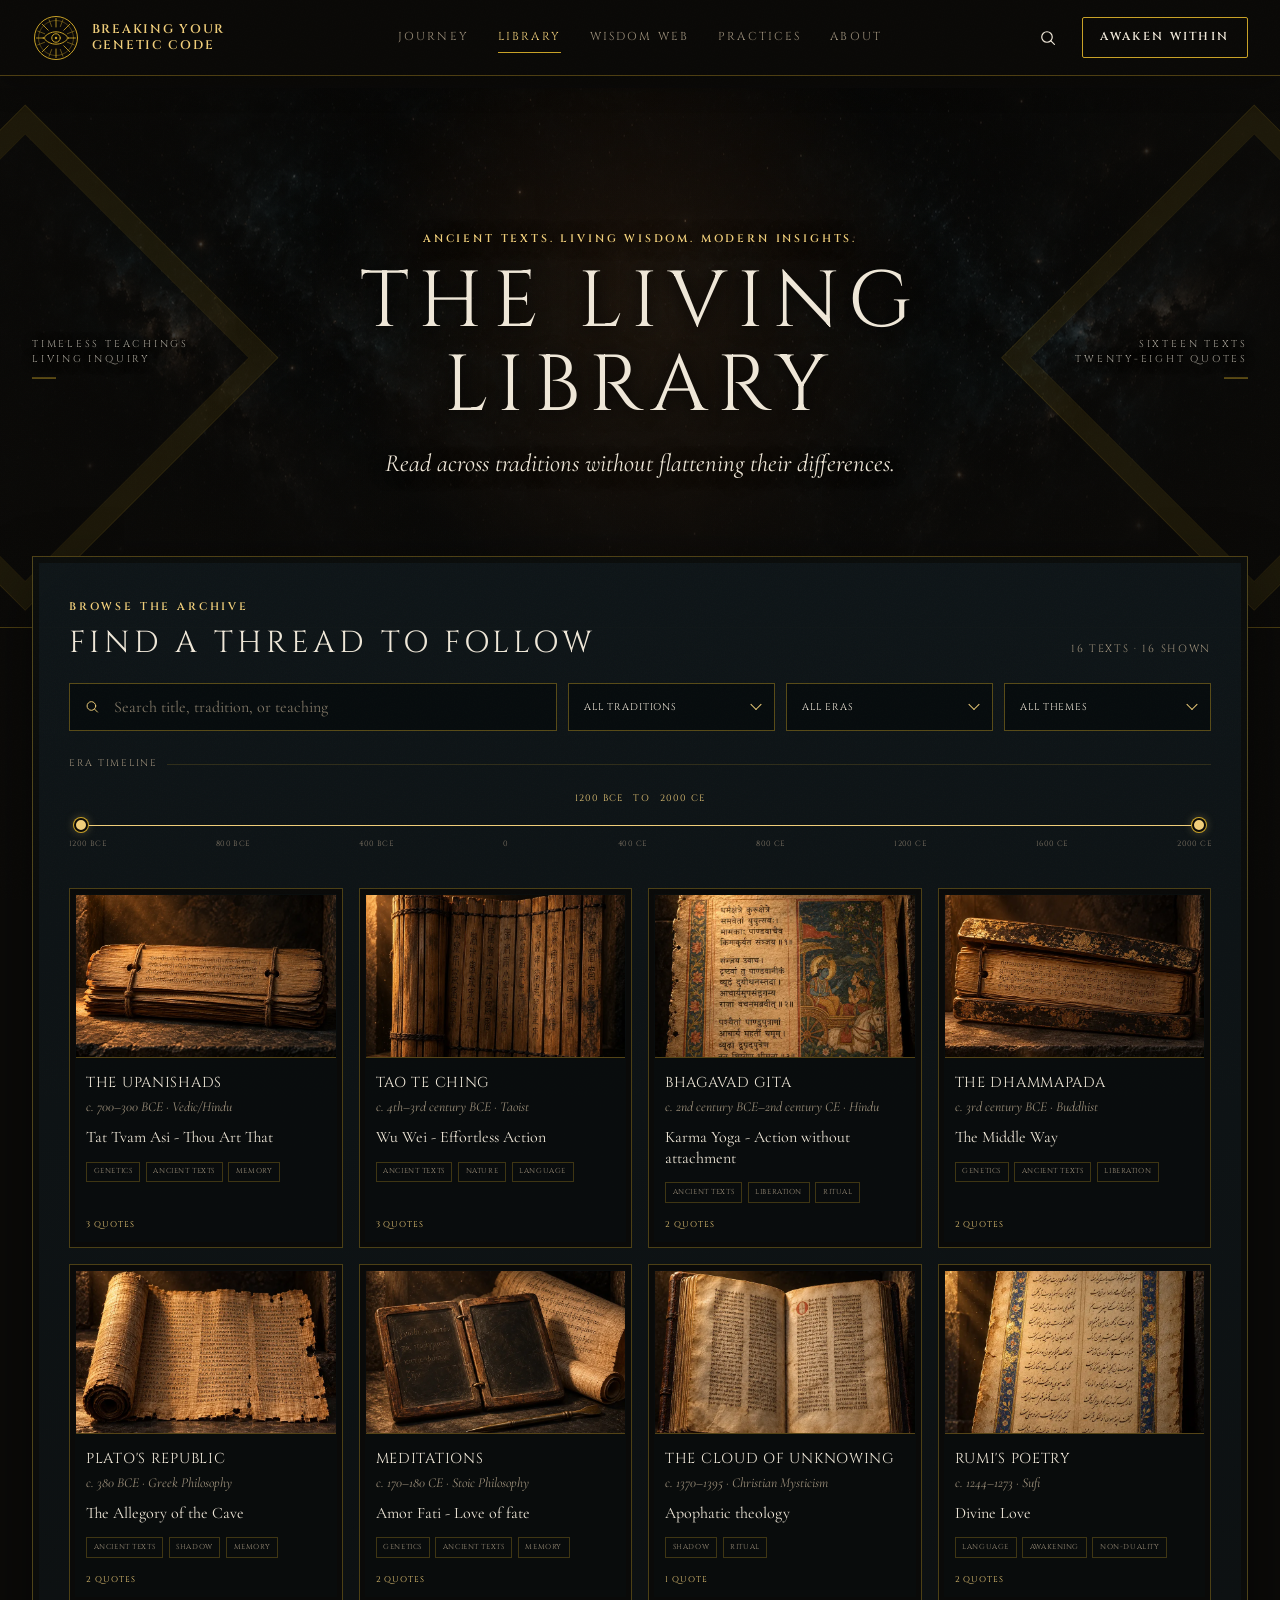
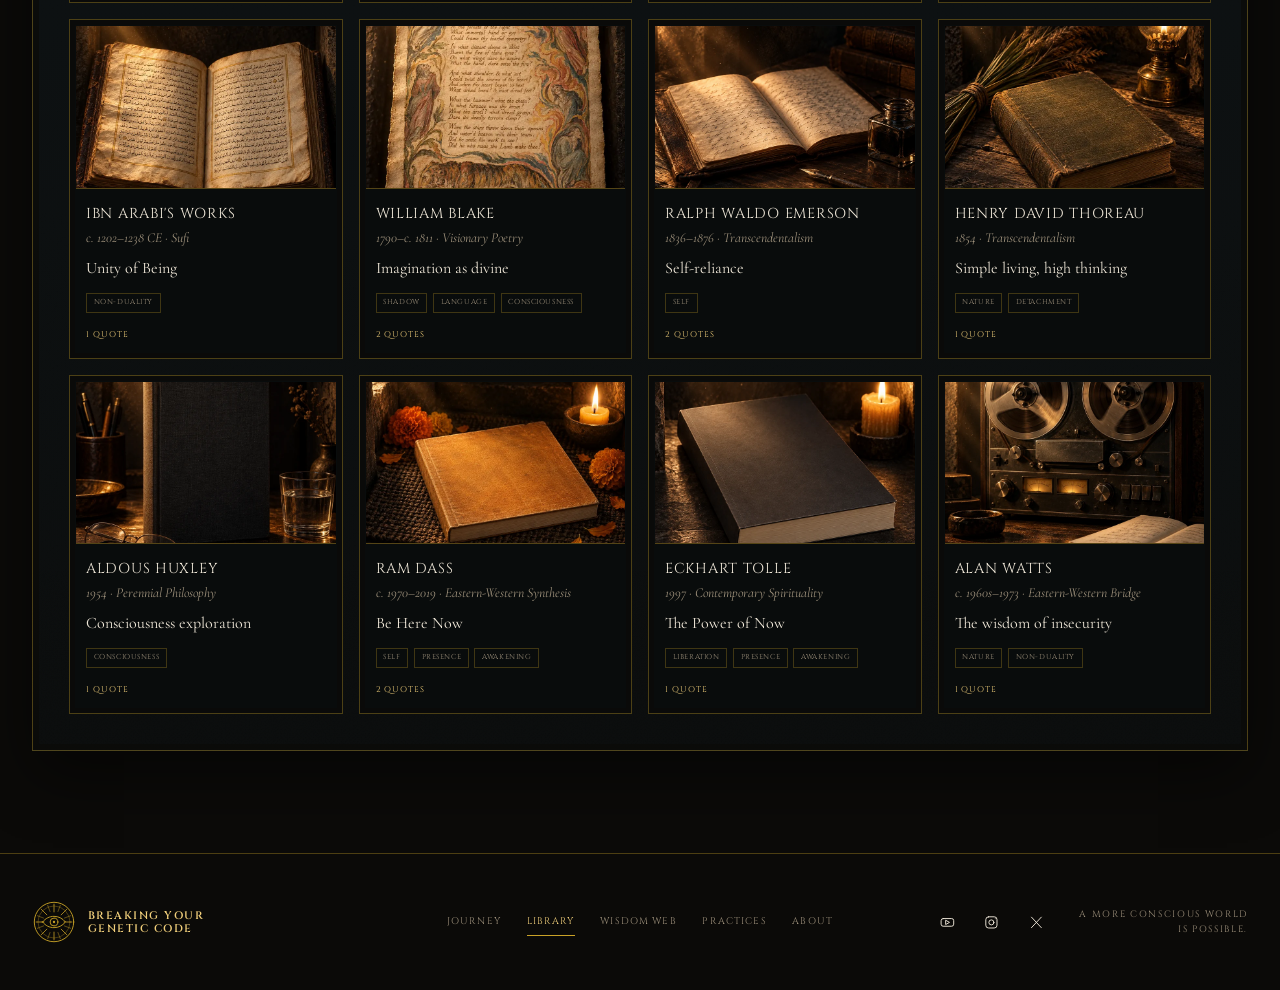
<file: library/index.html>
<!doctype html>
<html lang="en">
  <head>
    <meta charset="utf-8">
    <meta name="viewport" content="width=device-width, initial-scale=1">
    <meta name="theme-color" content="#0B0A08">
    <meta name="description" content="Browse all sixteen texts and twenty-eight quotes in the Living Library.">
    <title>The Living Library | Breaking Your Genetic Code</title>
    <link rel="preconnect" href="https://fonts.googleapis.com">
    <link rel="preconnect" href="https://fonts.gstatic.com" crossorigin>
    <link href="https://fonts.googleapis.com/css2?family=Cinzel:wght@400;600;700&family=Cormorant+Garamond:ital,wght@0,400;0,500;1,400&display=swap" rel="stylesheet">
    <link rel="icon" href="../assets/seal.svg" type="image/svg+xml">
    <link rel="stylesheet" href="../css/tokens.css">
    <link rel="stylesheet" href="../css/base.css">
    <link rel="stylesheet" href="../css/bands.css">
    <link rel="stylesheet" href="../css/pages.css">
    <script type="module" src="../js/pages/library.js"></script>
  </head>
  <body>
    <a class="skip-link" href="#main-content">Skip to content</a>
    <header data-page-header></header>
    <div data-page-mobile-menu></div>
    <main class="page-main" id="main-content" data-library-index></main>
    <footer data-page-footer></footer>
  </body>
</html>
</file>
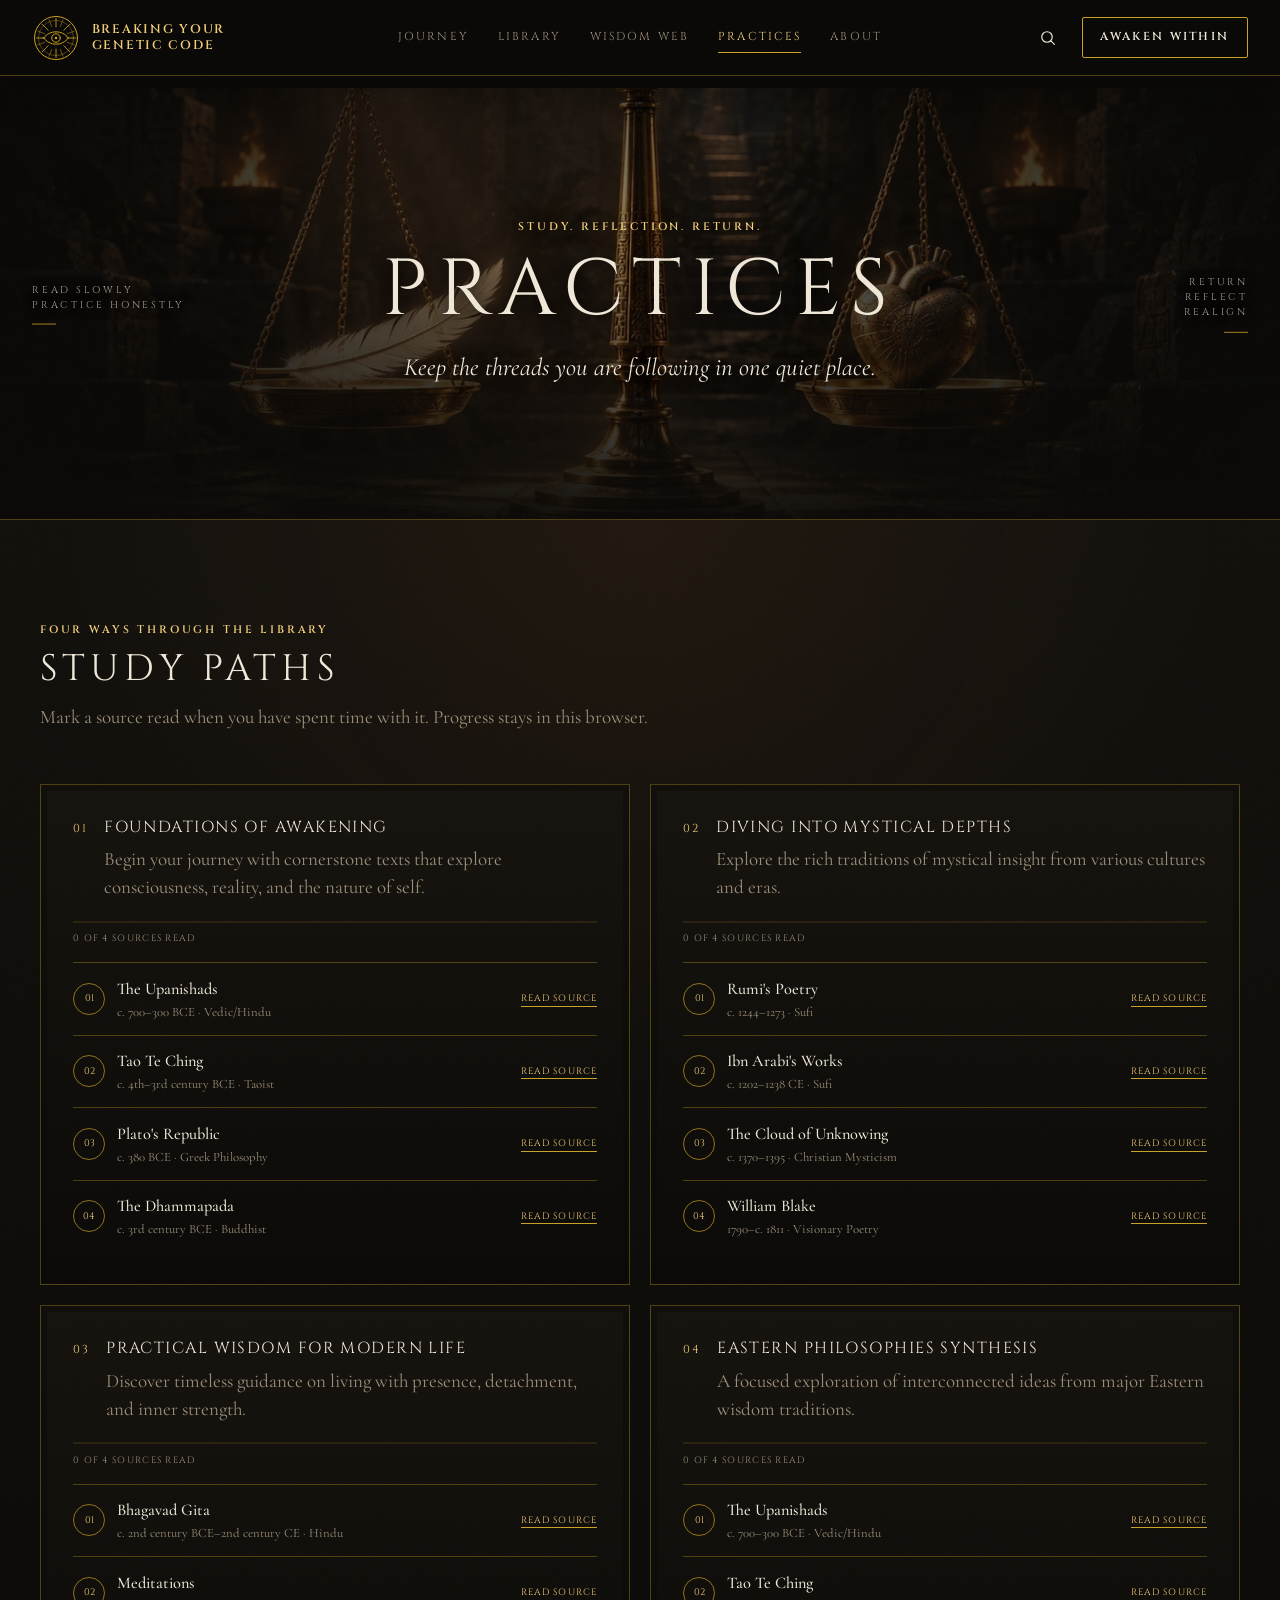
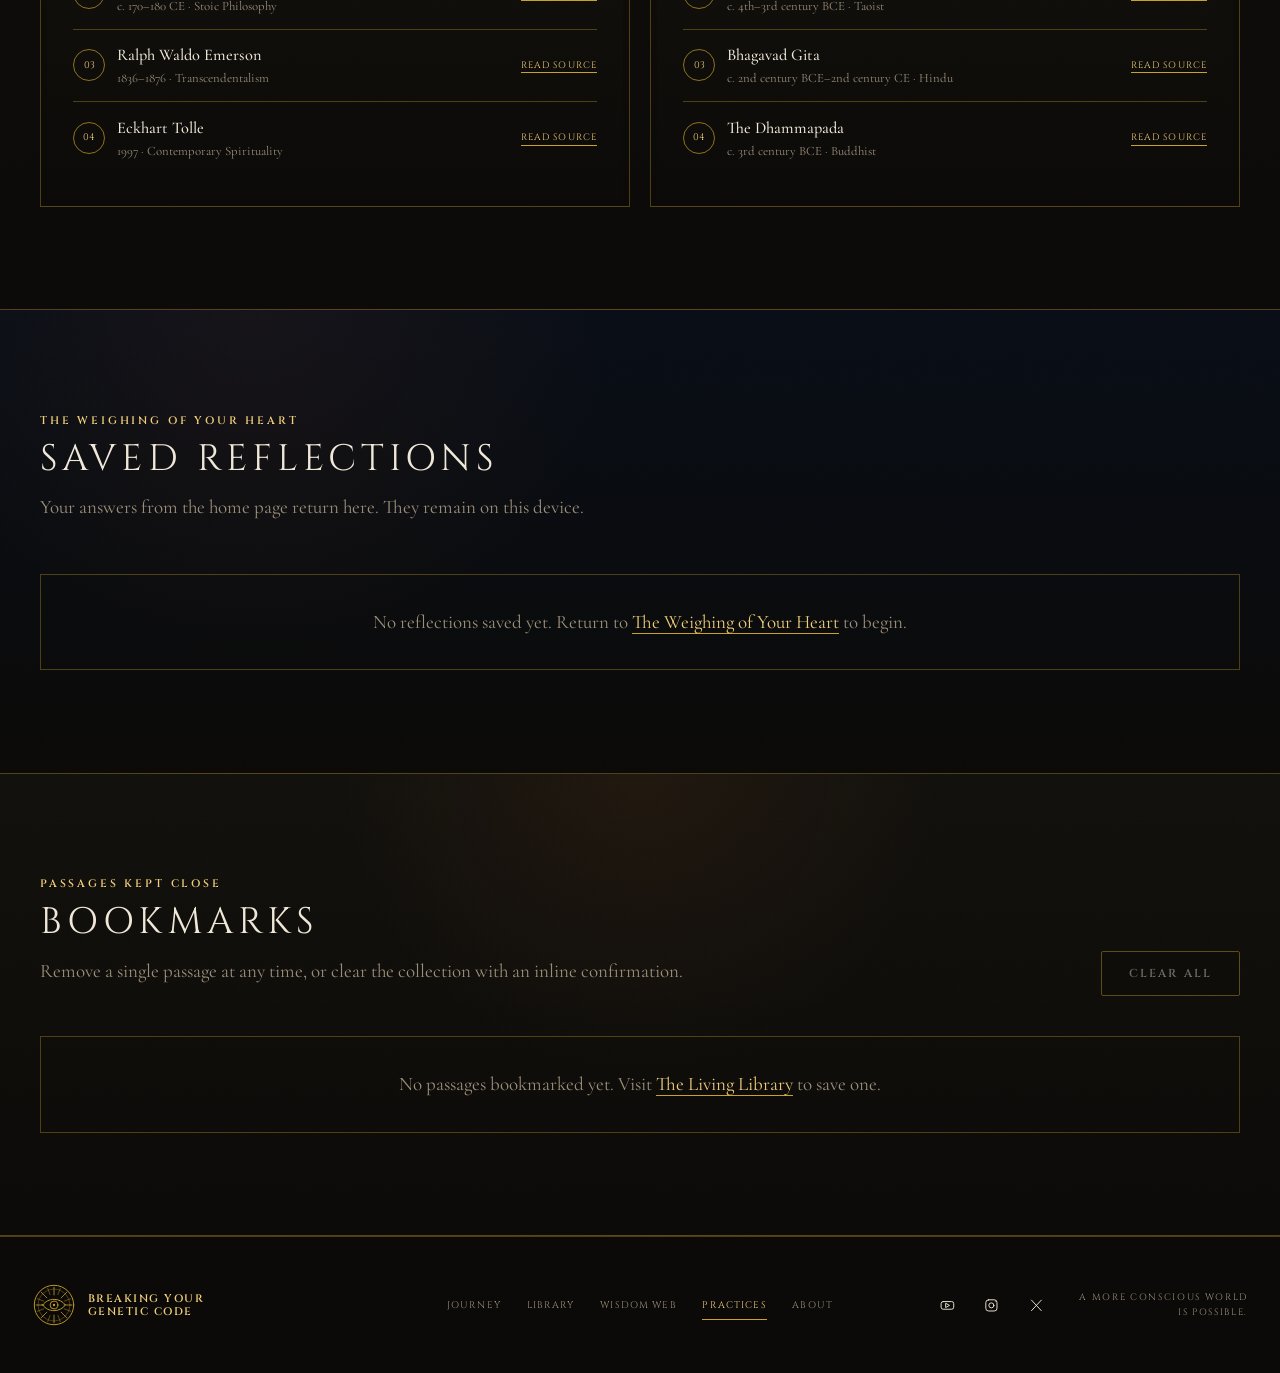
<file: practices/index.html>
<!doctype html>
<html lang="en">
  <head>
    <meta charset="utf-8">
    <meta name="viewport" content="width=device-width, initial-scale=1">
    <meta name="theme-color" content="#0B0A08">
    <meta name="description" content="Study paths, saved reflections, and bookmarked wisdom from Breaking Your Genetic Code.">
    <title>Practices | Breaking Your Genetic Code</title>
    <link rel="preconnect" href="https://fonts.googleapis.com">
    <link rel="preconnect" href="https://fonts.gstatic.com" crossorigin>
    <link href="https://fonts.googleapis.com/css2?family=Cinzel:wght@400;600;700&family=Cormorant+Garamond:ital,wght@0,400;0,500;1,400&display=swap" rel="stylesheet">
    <link rel="icon" href="../assets/seal.svg" type="image/svg+xml">
    <link rel="stylesheet" href="../css/tokens.css">
    <link rel="stylesheet" href="../css/base.css">
    <link rel="stylesheet" href="../css/bands.css">
    <link rel="stylesheet" href="../css/pages.css">
    <script type="module" src="../js/pages/practices.js"></script>
  </head>
  <body>
    <a class="skip-link" href="#main-content">Skip to content</a>
    <header data-page-header></header>
    <div data-page-mobile-menu></div>
    <main class="page-main" id="main-content" data-practices-page></main>
    <footer data-page-footer></footer>
  </body>
</html>
</file>
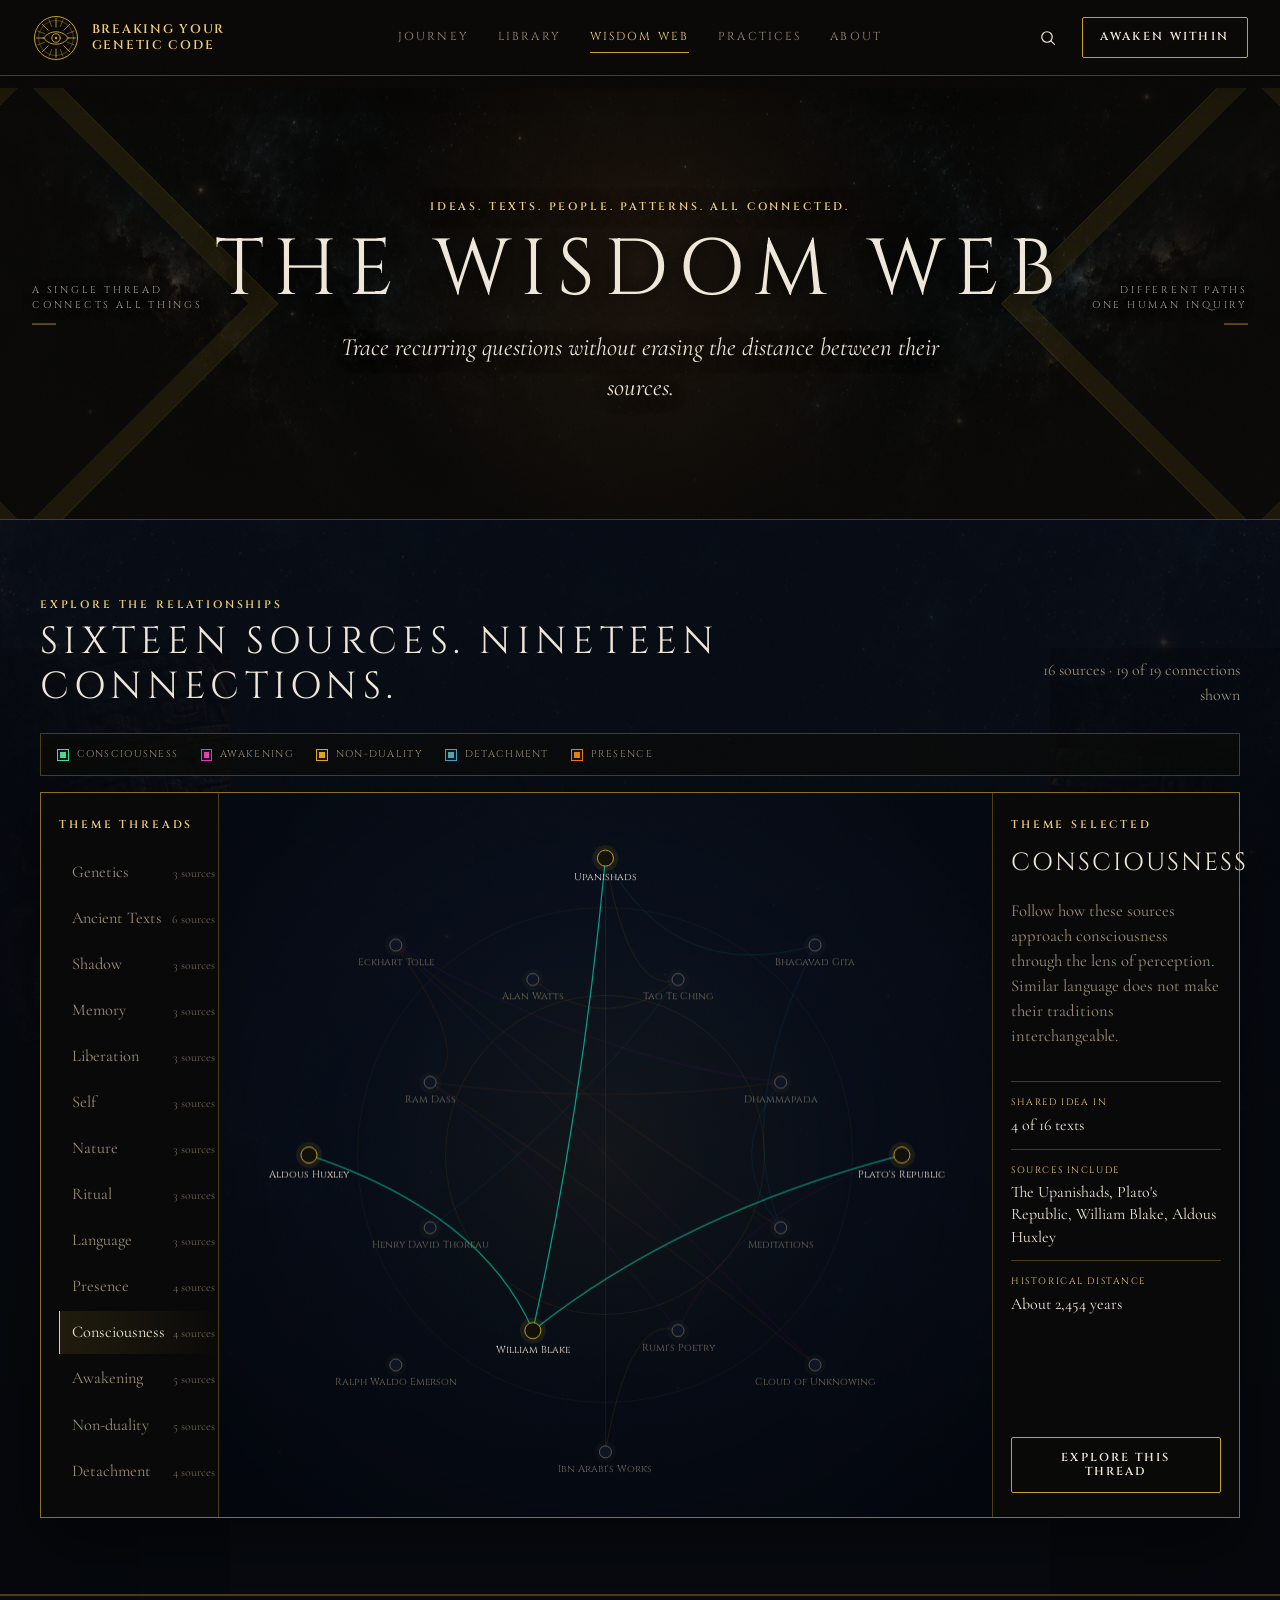
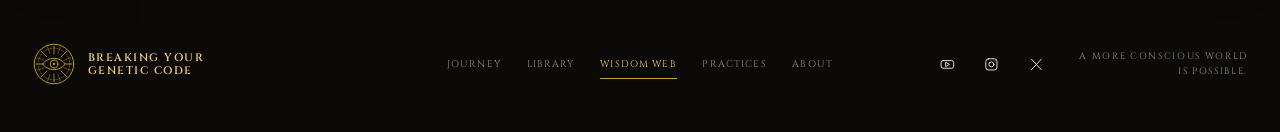
<file: web/index.html>
<!doctype html>
<html lang="en">
  <head>
    <meta charset="utf-8">
    <meta name="viewport" content="width=device-width, initial-scale=1">
    <meta name="theme-color" content="#0B0A08">
    <meta name="description" content="Explore the relationships between sixteen sources in the Wisdom Web.">
    <title>The Wisdom Web | Breaking Your Genetic Code</title>
    <link rel="preconnect" href="https://fonts.googleapis.com">
    <link rel="preconnect" href="https://fonts.gstatic.com" crossorigin>
    <link href="https://fonts.googleapis.com/css2?family=Cinzel:wght@400;600;700&family=Cormorant+Garamond:ital,wght@0,400;0,500;1,400&display=swap" rel="stylesheet">
    <link rel="icon" href="../assets/seal.svg" type="image/svg+xml">
    <link rel="stylesheet" href="../css/tokens.css">
    <link rel="stylesheet" href="../css/base.css">
    <link rel="stylesheet" href="../css/bands.css">
    <link rel="stylesheet" href="../css/pages.css">
    <script type="module" src="../js/pages/web.js"></script>
  </head>
  <body>
    <a class="skip-link" href="#main-content">Skip to content</a>
    <header data-page-header></header>
    <div data-page-mobile-menu></div>
    <main class="page-main" id="main-content" data-web-page></main>
    <footer data-page-footer></footer>
  </body>
</html>
</file>
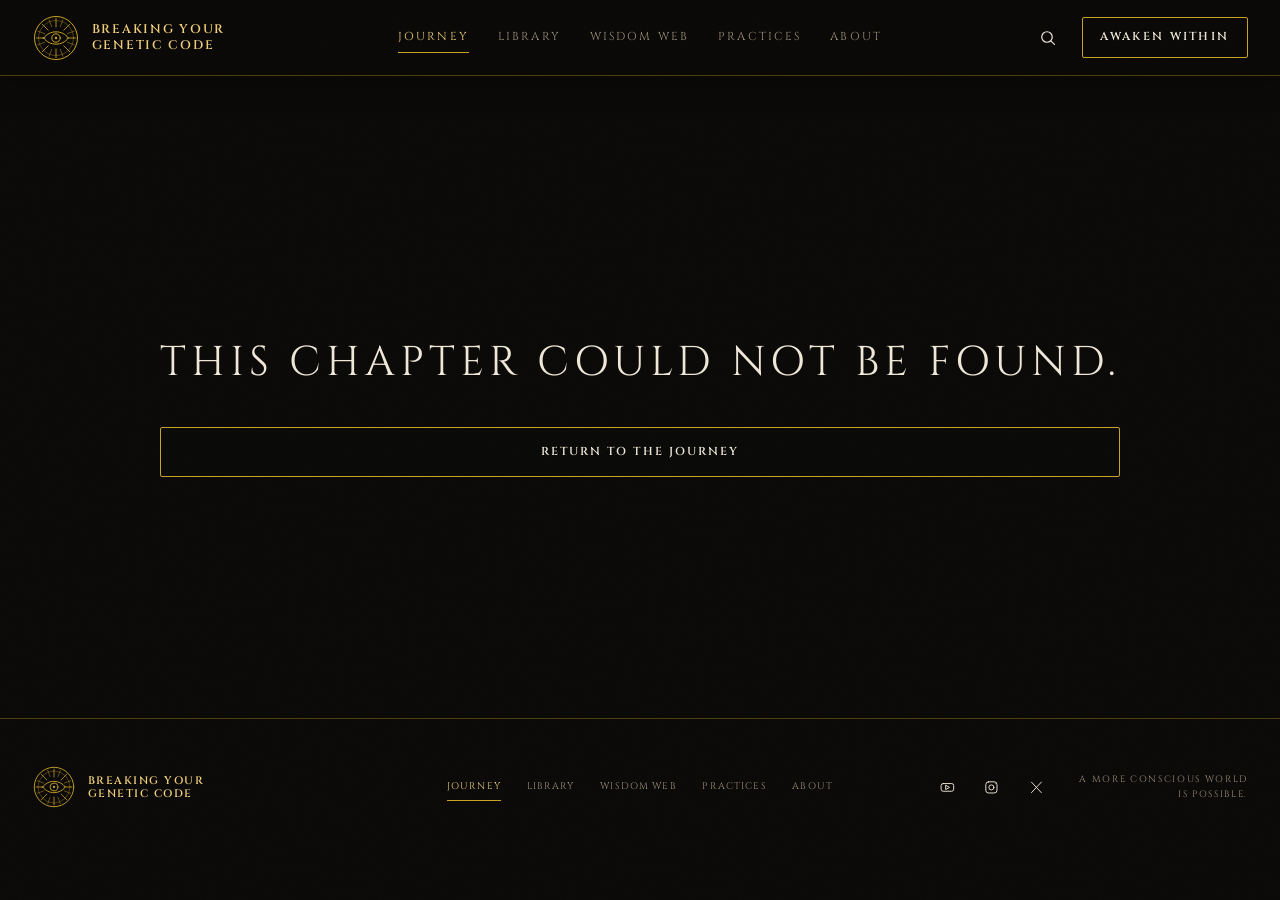
<file: journey/ancient/index.html>
<!doctype html>
<html lang="en"><head><meta charset="utf-8"><meta name="viewport" content="width=device-width, initial-scale=1"><meta name="theme-color" content="#0B0A08"><meta name="description" content="A chapter from Breaking Your Genetic Code."><title>Journey | Breaking Your Genetic Code</title><link rel="preconnect" href="https://fonts.googleapis.com"><link rel="preconnect" href="https://fonts.gstatic.com" crossorigin><link href="https://fonts.googleapis.com/css2?family=Cinzel:wght@400;600;700&family=Cormorant+Garamond:ital,wght@0,400;0,500;1,400&display=swap" rel="stylesheet"><link rel="icon" href="../../assets/seal.svg" type="image/svg+xml"><link rel="stylesheet" href="../../css/tokens.css"><link rel="stylesheet" href="../../css/base.css"><link rel="stylesheet" href="../../css/bands.css"><link rel="stylesheet" href="../../css/pages.css"><script type="module" src="../../js/pages/journey.js"></script></head>
  <body><a class="skip-link" href="#main-content">Skip to content</a><header data-page-header></header><div data-page-mobile-menu></div><main class="page-main" id="main-content" data-journey-chapter></main><footer data-page-footer></footer></body></html>
</file>
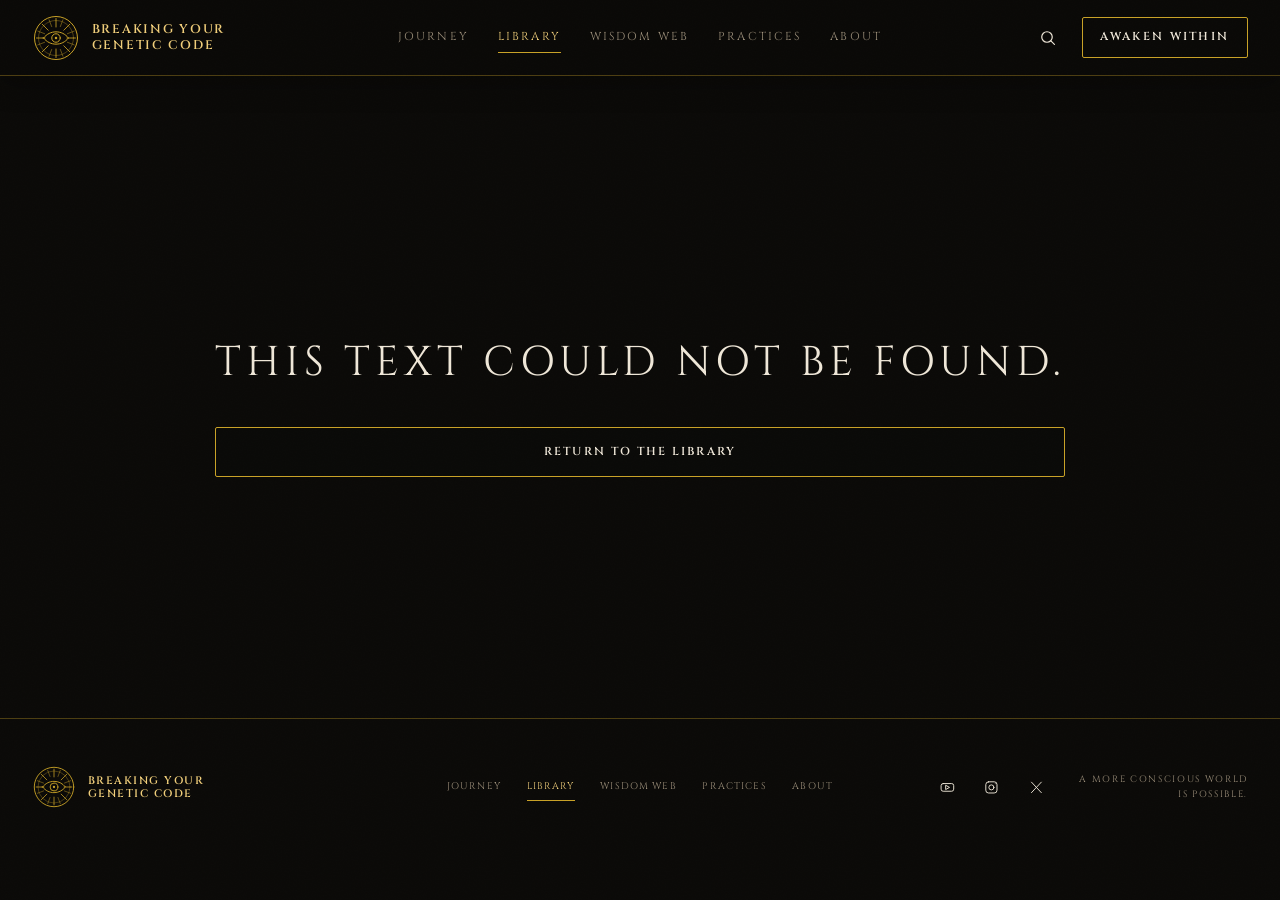
<file: library/bhagavadGita/index.html>
<!doctype html>
<html lang="en"><head><meta charset="utf-8"><meta name="viewport" content="width=device-width, initial-scale=1"><meta name="theme-color" content="#0B0A08"><meta name="description" content="A text from the Living Library in Breaking Your Genetic Code."><title>Living Library | Breaking Your Genetic Code</title><link rel="preconnect" href="https://fonts.googleapis.com"><link rel="preconnect" href="https://fonts.gstatic.com" crossorigin><link href="https://fonts.googleapis.com/css2?family=Cinzel:wght@400;600;700&family=Cormorant+Garamond:ital,wght@0,400;0,500;1,400&display=swap" rel="stylesheet"><link rel="icon" href="../../assets/seal.svg" type="image/svg+xml"><link rel="stylesheet" href="../../css/tokens.css"><link rel="stylesheet" href="../../css/base.css"><link rel="stylesheet" href="../../css/bands.css"><link rel="stylesheet" href="../../css/pages.css"><script type="module" src="../../js/pages/library.js"></script></head>
  <body><a class="skip-link" href="#main-content">Skip to content</a><header data-page-header></header><div data-page-mobile-menu></div><main class="page-main" id="main-content" data-library-text></main><footer data-page-footer></footer></body></html>
</file>
<file: css/tokens.css>
:root {
  --ink: #0b0a08;
  --panel: #12100c;
  --panel-2: #16130e;
  --night: #0e1524;
  --gold: #c9a227;
  --gold-lit: #f0ce7a;
  --ember: #c9702f;
  --cream: #efe7d8;
  --stone: #9c8f7a;

  --font-display: "Cinzel", Georgia, serif;
  --font-body: "Cormorant Garamond", Georgia, serif;
  --text-body: clamp(1.125rem, 1.05rem + 0.22vw, 1.1875rem);
  --text-section: clamp(1.6rem, 3.4vw, 2.6rem);
  --text-hero: clamp(2.4rem, 7vw, 5.2rem);
  --text-eyebrow: 0.78rem;
  --text-micro: 0.62rem;

  --content-width: 75rem;
  --page-gutter: clamp(1rem, 3vw, 2rem);
  --header-height: 5.5rem;
  --hairline: rgba(201, 162, 39, 0.35);
  --hairline-strong: rgba(201, 162, 39, 0.68);
  --focus-ring: 0 0 0 2px var(--ink), 0 0 0 4px var(--gold-lit);
  --grain-image: url("data:image/svg+xml,%3Csvg xmlns='http://www.w3.org/2000/svg' width='180' height='180' viewBox='0 0 180 180'%3E%3Cfilter id='n'%3E%3CfeTurbulence type='fractalNoise' baseFrequency='.74' numOctaves='4' stitchTiles='stitch'/%3E%3C/filter%3E%3Crect width='100%25' height='100%25' filter='url(%23n)' opacity='.4'/%3E%3C/svg%3E");

  color-scheme: dark;
  font-synthesis: none;
  text-rendering: optimizeLegibility;
}

@media (max-width: 899px) {
  :root {
    --header-height: 4.75rem;
    --page-gutter: clamp(0.875rem, 4vw, 1.5rem);
  }
}
</file>
<file: css/base.css>
*,
*::before,
*::after {
  box-sizing: border-box;
}

html {
  background: var(--ink);
  scroll-behavior: smooth;
  scrollbar-color: var(--gold) var(--ink);
}

body {
  min-width: 20rem;
  margin: 0;
  overflow-x: hidden;
  background: var(--ink);
  color: var(--cream);
  font-family: var(--font-body);
  font-size: var(--text-body);
  line-height: 1.6;
}

body::before {
  position: fixed;
  z-index: 1000;
  inset: 0;
  background-image: var(--grain-image);
  content: "";
  opacity: 0.035;
  pointer-events: none;
}

body.nav-open {
  overflow: hidden;
}

img,
svg {
  display: block;
}

img {
  max-width: 100%;
}

button,
input {
  color: inherit;
  font: inherit;
}

button,
a {
  -webkit-tap-highlight-color: transparent;
}

a {
  color: inherit;
  text-decoration: none;
}

:focus-visible {
  border-radius: 1px;
  outline: none;
  box-shadow: var(--focus-ring);
}

::selection {
  background: var(--gold);
  color: var(--ink);
}

.sr-only {
  position: absolute;
  width: 1px;
  height: 1px;
  padding: 0;
  overflow: hidden;
  clip: rect(0, 0, 0, 0);
  white-space: nowrap;
  border: 0;
}

.skip-link {
  position: fixed;
  z-index: 2000;
  top: 0.75rem;
  left: 0.75rem;
  padding: 0.55rem 0.8rem;
  transform: translateY(-150%);
  border: 1px solid var(--gold);
  background: var(--ink);
  color: var(--cream);
  font-family: var(--font-display);
  font-size: 0.72rem;
  letter-spacing: 0.12em;
  text-transform: uppercase;
  transition: transform 180ms ease;
}

.skip-link:focus {
  transform: translateY(0);
}

.button {
  display: inline-flex;
  min-height: 3.15rem;
  align-items: center;
  justify-content: center;
  padding: 0.82rem 1.7rem;
  border: 1px solid var(--gold);
  border-radius: 2px;
  font-family: var(--font-display);
  font-size: 0.72rem;
  font-weight: 600;
  letter-spacing: 0.18em;
  line-height: 1.2;
  text-align: center;
  text-transform: uppercase;
  transition:
    color 200ms ease,
    background-color 200ms ease,
    border-color 200ms ease,
    box-shadow 200ms ease,
    transform 200ms ease;
}

.button:hover {
  transform: translateY(-2px);
}

.button--solid {
  border-color: var(--gold-lit);
  background: linear-gradient(135deg, var(--gold-lit), var(--gold));
  box-shadow: 0 8px 30px rgba(201, 112, 47, 0.18);
  color: var(--ink);
}

.button--solid:hover {
  background: var(--gold-lit);
  box-shadow: 0 10px 34px rgba(240, 206, 122, 0.24);
}

.button--outline {
  background: rgba(11, 10, 8, 0.52);
  color: var(--cream);
}

.button--outline:hover {
  border-color: var(--gold-lit);
  background: var(--gold-lit);
  color: var(--ink);
}

.micro-label {
  color: rgba(239, 231, 216, 0.68);
  font-family: var(--font-display);
  font-size: var(--text-micro);
  letter-spacing: 0.28em;
  line-height: 1.55;
  text-transform: uppercase;
}

.micro-label span {
  display: block;
}

.micro-label::after {
  display: block;
  width: 1.5rem;
  height: 1px;
  margin-top: 0.7rem;
  background: var(--gold);
  content: "";
  opacity: 0.8;
}

.reveal-band {
  opacity: 1;
  transform: none;
}

body.reveal-ready .reveal-band:not(.is-visible) {
  opacity: 0;
  transform: translateY(1rem);
}

body.reveal-ready .reveal-band {
  transition:
    opacity 700ms ease,
    transform 700ms ease;
}

@media (prefers-reduced-motion: reduce) {
  html {
    scroll-behavior: auto;
  }

  *,
  *::before,
  *::after {
    scroll-behavior: auto !important;
    transition-duration: 0.01ms !important;
    animation-duration: 0.01ms !important;
    animation-iteration-count: 1 !important;
  }

  body.reveal-ready .reveal-band:not(.is-visible) {
    opacity: 1;
    transform: none;
  }
}
</file>
<file: css/bands.css>
.site-header {
  position: fixed;
  z-index: 100;
  top: 0;
  right: 0;
  left: 0;
  height: var(--header-height);
  border-bottom: 1px solid transparent;
  background: linear-gradient(to bottom, rgba(11, 10, 8, 0.66), transparent);
  transition:
    height 240ms ease,
    border-color 240ms ease,
    background-color 240ms ease,
    box-shadow 240ms ease;
}

.site-header.is-scrolled,
body.nav-open .site-header {
  height: 4.75rem;
  border-bottom-color: var(--hairline);
  background: rgba(11, 10, 8, 0.92);
  box-shadow: 0 8px 28px rgba(0, 0, 0, 0.28);
  backdrop-filter: blur(10px);
}

.site-header__inner {
  display: grid;
  width: min(100% - (2 * var(--page-gutter)), 86rem);
  height: 100%;
  align-items: center;
  margin-inline: auto;
  grid-template-columns: minmax(13rem, 1fr) auto minmax(13rem, 1fr);
}

.wordmark {
  display: inline-flex;
  width: max-content;
  align-items: center;
  gap: 0.72rem;
}

.wordmark__seal {
  width: 3rem;
  height: 3rem;
  flex: 0 0 auto;
}

.wordmark__type {
  display: flex;
  flex-direction: column;
  color: var(--gold-lit);
  font-family: var(--font-display);
  font-size: 0.78rem;
  font-weight: 600;
  letter-spacing: 0.14em;
  line-height: 1.22;
  text-transform: uppercase;
}

.primary-nav,
.footer-nav {
  display: flex;
  align-items: center;
}

.primary-nav {
  gap: clamp(1.35rem, 2.3vw, 2.5rem);
}

.primary-nav a,
.footer-nav a {
  position: relative;
  color: var(--stone);
  font-family: var(--font-display);
  text-transform: uppercase;
  transition: color 180ms ease;
}

.primary-nav a {
  font-size: 0.72rem;
  letter-spacing: 0.18em;
}

.primary-nav a::after,
.footer-nav a::after {
  position: absolute;
  right: 0;
  bottom: -0.42rem;
  left: 0;
  height: 1px;
  transform: scaleX(0);
  transform-origin: left;
  background: var(--gold);
  content: "";
  transition: transform 180ms ease;
}

.primary-nav a:hover,
.footer-nav a:hover {
  color: var(--gold-lit);
}

.primary-nav a:hover::after,
.primary-nav a:focus-visible::after,
.footer-nav a:hover::after,
.footer-nav a:focus-visible::after {
  transform: scaleX(1);
}

.header-actions {
  display: flex;
  align-items: center;
  justify-content: flex-end;
  gap: 0.85rem;
}

.site-search {
  position: relative;
  display: flex;
  align-items: center;
}

.site-search__input {
  position: absolute;
  top: 50%;
  right: calc(100% + 0.5rem);
  width: 0;
  height: 2.6rem;
  padding: 0;
  transform: translateY(-50%);
  border: 1px solid transparent;
  border-radius: 1px;
  outline: none;
  background: rgba(11, 10, 8, 0.96);
  color: var(--cream);
  font-size: 1rem;
  opacity: 0;
  pointer-events: none;
  transition:
    width 220ms ease,
    padding 220ms ease,
    opacity 160ms ease,
    border-color 220ms ease;
}

.site-search__input::placeholder,
.mobile-search input::placeholder {
  color: var(--stone);
  opacity: 0.78;
}

.site-search.is-open .site-search__input {
  width: clamp(10rem, 17vw, 14rem);
  padding: 0.45rem 0.8rem;
  border-color: var(--hairline-strong);
  opacity: 1;
  pointer-events: auto;
}

.icon-button,
.menu-toggle {
  display: inline-grid;
  width: 2.5rem;
  height: 2.5rem;
  place-items: center;
  padding: 0;
  border: 0;
  background: transparent;
  color: var(--cream);
  cursor: pointer;
}

.icon-button svg,
.mobile-search svg,
.social-links svg {
  width: 1.25rem;
  height: 1.25rem;
  fill: none;
  stroke: currentColor;
  stroke-linecap: round;
  stroke-linejoin: round;
  stroke-width: 1.45;
}

.icon-button:hover {
  color: var(--gold-lit);
}

.header-cta {
  display: inline-flex;
  min-height: 2.6rem;
  align-items: center;
  justify-content: center;
  padding: 0.5rem 1.1rem;
  border: 1px solid var(--gold);
  border-radius: 2px;
  color: var(--cream);
  font-family: var(--font-display);
  font-size: 0.72rem;
  font-weight: 600;
  letter-spacing: 0.2em;
  text-transform: uppercase;
  transition:
    color 180ms ease,
    background-color 180ms ease,
    border-color 180ms ease;
}

.header-cta:hover {
  border-color: var(--gold-lit);
  background: var(--gold-lit);
  color: var(--ink);
}

.menu-toggle {
  display: none;
  align-content: center;
  gap: 0.27rem;
}

.menu-toggle span {
  display: block;
  width: 1.25rem;
  height: 1px;
  background: var(--gold-lit);
  transition:
    transform 200ms ease,
    opacity 200ms ease;
}

.menu-toggle[aria-expanded="true"] span:nth-child(1) {
  transform: translateY(0.34rem) rotate(45deg);
}

.menu-toggle[aria-expanded="true"] span:nth-child(2) {
  opacity: 0;
}

.menu-toggle[aria-expanded="true"] span:nth-child(3) {
  transform: translateY(-0.34rem) rotate(-45deg);
}

.mobile-menu {
  position: fixed;
  z-index: 90;
  inset: 0;
  display: none;
  visibility: hidden;
  overflow-y: auto;
  padding: calc(var(--header-height) + 3rem) var(--page-gutter) 3rem;
  background:
    linear-gradient(rgba(11, 10, 8, 0.92), rgba(11, 10, 8, 0.98)),
    url("../assets/art/hero-threshold-mobile.webp") center / cover;
  opacity: 0;
  transition:
    opacity 240ms ease,
    visibility 240ms ease;
}

.mobile-menu.is-open {
  visibility: visible;
  opacity: 1;
}

.mobile-menu__nav {
  display: flex;
  max-width: 28rem;
  flex-direction: column;
  margin-inline: auto;
  border-top: 1px solid var(--hairline);
}

.mobile-menu__nav a {
  padding: 0.9rem 0;
  border-bottom: 1px solid var(--hairline);
  font-family: var(--font-display);
  font-size: clamp(1rem, 5vw, 1.35rem);
  letter-spacing: 0.18em;
  text-align: center;
  text-transform: uppercase;
}

.mobile-menu__nav a:hover {
  color: var(--gold-lit);
}

.mobile-search {
  width: min(100%, 28rem);
  margin: 2.5rem auto 0;
}

.mobile-search label {
  display: block;
  margin-bottom: 0.6rem;
  color: var(--stone);
  font-family: var(--font-display);
  font-size: 0.65rem;
  letter-spacing: 0.18em;
  text-transform: uppercase;
}

.mobile-search__field {
  display: flex;
  border: 1px solid var(--hairline-strong);
  background: rgba(11, 10, 8, 0.86);
}

.mobile-search input {
  min-width: 0;
  flex: 1;
  padding: 0.72rem 0.85rem;
  border: 0;
  outline: 0;
  background: transparent;
  font-size: 1rem;
}

.mobile-search button {
  display: grid;
  width: 3rem;
  place-items: center;
  border: 0;
  border-left: 1px solid var(--hairline);
  background: transparent;
  color: var(--gold-lit);
  cursor: pointer;
}

.hero {
  position: relative;
  display: grid;
  min-height: min(100svh, 56.25rem);
  place-items: center;
  overflow: hidden;
  isolation: isolate;
  border-bottom: 1px solid var(--hairline);
  background: var(--ink);
}

.hero__plate,
.hero__plate img,
.hero__vignette {
  position: absolute;
  inset: 0;
  width: 100%;
  height: 100%;
}

.hero__plate {
  z-index: -3;
}

.hero__plate img {
  object-fit: cover;
  object-position: center;
}

.hero__vignette {
  z-index: -2;
  background:
    radial-gradient(ellipse 58% 54% at 50% 50%, rgba(11, 10, 8, 0.66), rgba(11, 10, 8, 0.1) 74%),
    linear-gradient(90deg, rgba(11, 10, 8, 0.82) 0%, rgba(11, 10, 8, 0.2) 28%, rgba(11, 10, 8, 0.18) 72%, rgba(11, 10, 8, 0.82) 100%),
    linear-gradient(180deg, rgba(11, 10, 8, 0.32) 0%, rgba(11, 10, 8, 0.08) 42%, rgba(11, 10, 8, 0.9) 100%);
}

.hero::after {
  position: absolute;
  z-index: -1;
  inset: 0;
  background: var(--grain-image);
  content: "";
  opacity: 0.045;
  pointer-events: none;
}

.hero__content {
  width: min(100% - (2 * var(--page-gutter)), 68rem);
  margin-top: clamp(5.5rem, 13vh, 8rem);
  padding: 2.5rem 0 3rem;
  text-align: center;
  text-shadow: 0 2px 18px rgba(0, 0, 0, 0.92), 0 1px 2px rgba(0, 0, 0, 0.95);
}

.hero__eyebrow {
  margin: 0 0 0.75rem;
  color: var(--cream);
  font-family: var(--font-display);
  font-size: var(--text-eyebrow);
  font-weight: 600;
  letter-spacing: 0.3em;
  line-height: 1.5;
  text-transform: uppercase;
}

.hero__title {
  margin: 0;
  color: #fffaf0;
  font-family: var(--font-display);
  font-size: var(--text-hero);
  font-weight: 400;
  letter-spacing: 0.06em;
  line-height: 1.03;
  text-transform: uppercase;
}

.hero__title-line {
  display: block;
}

.hero__subline {
  margin: 0.7rem 0 0;
  color: #fffaf0;
  font-size: clamp(1.35rem, 2.2vw, 1.7rem);
  font-style: italic;
  line-height: 1.25;
}

.hero__actions {
  display: flex;
  align-items: stretch;
  justify-content: center;
  gap: 0.9rem;
  margin-top: 1.45rem;
  text-shadow: none;
}

.hero__actions .button {
  min-width: 13rem;
}

.hero__micro-label {
  position: absolute;
  top: 51%;
  width: 11rem;
  transform: translateY(-50%);
  /* the gutters fall across the lit colossi, so the labels carry their own
     shadow rather than relying on the plate being dark where they land */
  text-shadow: 0 1px 6px rgba(11, 10, 8, 0.95), 0 0 18px rgba(11, 10, 8, 0.8);
}

.hero__micro-label--left {
  left: max(2rem, calc((100vw - 86rem) / 2));
}

.hero__micro-label--right {
  right: max(2rem, calc((100vw - 86rem) / 2));
  text-align: right;
}

.hero__micro-label--right::after {
  margin-left: auto;
}

.content-band {
  position: relative;
  overflow: hidden;
  isolation: isolate;
  border-bottom: 1px solid var(--hairline);
  background: var(--panel);
}

.content-band::before {
  position: absolute;
  z-index: -1;
  inset: 0;
  background-image: var(--grain-image);
  content: "";
  opacity: 0.045;
  pointer-events: none;
}

.library-band {
  background: #0e0d0a;
}

.content-band__inner {
  width: min(100% - (2 * var(--page-gutter)), var(--content-width));
  margin-inline: auto;
  padding-block: clamp(2.3rem, 4.2vw, 3.8rem);
}

.section-heading {
  text-align: center;
}

.section-heading h2 {
  margin: 0;
  color: var(--cream);
  font-family: var(--font-display);
  font-size: var(--text-section);
  font-weight: 400;
  letter-spacing: 0.22em;
  line-height: 1.12;
  text-transform: uppercase;
}

.section-heading p {
  margin: 0.55rem 0 0;
  color: var(--stone);
  font-family: var(--font-display);
  font-size: var(--text-eyebrow);
  letter-spacing: 0.3em;
  line-height: 1.45;
  text-transform: uppercase;
}

.content-band__micro-label {
  position: absolute;
  z-index: 2;
  top: 2.5rem;
  width: 10rem;
}

.content-band__micro-label--left {
  left: max(2rem, calc((100vw - 86rem) / 2));
}

.content-band__micro-label--right {
  right: max(2rem, calc((100vw - 86rem) / 2));
  text-align: right;
}

.content-band__micro-label--right::after {
  margin-left: auto;
}

.journey-rail,
.library-rail {
  margin-top: clamp(1.7rem, 3vw, 2.5rem);
}

.journey-rail {
  display: grid;
  align-items: center;
  grid-template-columns: repeat(5, minmax(0, 1fr) 1.15rem) minmax(0, 1fr);
  gap: 0.5rem;
}

.journey-card,
.library-card {
  position: relative;
  display: block;
  overflow: hidden;
  border: 1px solid var(--hairline-strong);
  border-radius: 2px;
  background: var(--panel-2);
  box-shadow: 0 10px 22px rgba(0, 0, 0, 0.24);
  transition:
    border-color 220ms ease,
    box-shadow 220ms ease,
    transform 220ms ease;
}

.journey-card {
  aspect-ratio: 3 / 4;
  padding: 0.375rem;
}

.journey-card__plate,
.journey-card__plate img,
.library-card__plate,
.library-card__plate img {
  display: block;
  width: 100%;
  height: 100%;
}

.journey-card__plate {
  position: absolute;
  inset: 0.375rem;
  overflow: hidden;
}

.journey-card__plate img,
.library-card__plate img {
  object-fit: cover;
  transition: filter 220ms ease, transform 500ms ease;
}

.journey-card__content {
  position: absolute;
  right: 0.375rem;
  bottom: 0.375rem;
  left: 0.375rem;
  display: flex;
  min-height: 48%;
  flex-direction: column;
  justify-content: flex-end;
  padding: 2.9rem 0.65rem 0.72rem;
  background: linear-gradient(to bottom, transparent, rgba(11, 10, 8, 0.83) 38%, rgba(11, 10, 8, 0.98));
  text-shadow: 0 1px 7px rgba(0, 0, 0, 0.95);
}

.journey-card__number,
.journey-card__title,
.library-card__title {
  font-family: var(--font-display);
  text-transform: uppercase;
}

.journey-card__number {
  color: var(--gold-lit);
  font-size: 0.8rem;
  letter-spacing: 0.12em;
  line-height: 1.2;
}

.journey-card__title {
  margin-top: 0.22rem;
  color: var(--cream);
  font-size: clamp(0.74rem, 0.78vw, 0.95rem);
  font-weight: 600;
  letter-spacing: 0.035em;
  line-height: 1.16;
}

.journey-card__subtitle {
  margin-top: 0.32rem;
  overflow: visible;
  color: var(--stone);
  font-size: 0.68rem;
  line-height: 1.12;
  white-space: nowrap;
}

.journey-chevron {
  display: grid;
  place-items: center;
  color: var(--gold-lit);
}

.journey-chevron svg {
  width: 0.55rem;
  height: 1rem;
  fill: none;
  filter: drop-shadow(0 0 5px rgba(201, 162, 39, 0.28));
  stroke: currentColor;
  stroke-linecap: square;
  stroke-linejoin: miter;
  stroke-width: 1.35;
}

.journey-card:hover,
.library-card:hover {
  transform: translateY(-3px);
  border-color: var(--gold-lit);
  box-shadow: 0 13px 28px rgba(0, 0, 0, 0.34), 0 0 18px rgba(201, 162, 39, 0.08);
}

.journey-card:hover img,
.library-card:hover img {
  filter: brightness(1.06);
  transform: scale(1.012);
}

.library-band__heading-row {
  position: relative;
}

.band-text-link {
  position: absolute;
  right: 0;
  bottom: 0.12rem;
  padding-bottom: 0.2rem;
  border-bottom: 1px solid var(--gold);
  color: var(--gold-lit);
  font-family: var(--font-display);
  font-size: 0.64rem;
  font-weight: 600;
  letter-spacing: 0.14em;
  line-height: 1.3;
  text-transform: uppercase;
}

.library-rail {
  display: grid;
  grid-template-columns: repeat(6, minmax(0, 1fr));
  gap: clamp(0.65rem, 1.25vw, 1rem);
}

.library-card {
  aspect-ratio: 4 / 5;
  padding: 0.375rem;
}

.library-card__plate {
  height: 65%;
  overflow: hidden;
  border-bottom: 1px solid var(--hairline);
}

.library-card__content {
  display: flex;
  height: 35%;
  flex-direction: column;
  justify-content: center;
  padding: 0.5rem 0.55rem 0.42rem;
}

.library-card__title {
  margin-bottom: 0.28rem;
  color: var(--cream);
  font-size: clamp(0.68rem, 0.72vw, 0.9rem);
  font-weight: 600;
  letter-spacing: 0.025em;
  line-height: 1.18;
}

.library-card__line {
  display: block;
  color: var(--stone);
  font-size: clamp(0.72rem, 0.78vw, 0.92rem);
  line-height: 1.08;
}

.band-status {
  grid-column: 1 / -1;
  margin: 0;
  padding: 4rem 1rem;
  color: var(--stone);
  font-style: italic;
  text-align: center;
}

.band-status--error {
  color: var(--cream);
}

.wisdom-web {
  position: relative;
  overflow: hidden;
  isolation: isolate;
  border-bottom: 1px solid var(--hairline);
  background: var(--night);
}

.wisdom-web::after {
  position: absolute;
  z-index: -1;
  inset: 0;
  background:
    linear-gradient(90deg, rgba(5, 8, 13, 0.58), transparent 28%, transparent 72%, rgba(5, 8, 13, 0.58)),
    linear-gradient(180deg, rgba(5, 8, 13, 0.32), transparent 34%, rgba(5, 8, 13, 0.28)),
    var(--grain-image);
  content: "";
  opacity: 0.9;
  pointer-events: none;
}

.wisdom-web__starfield,
.wisdom-web__starfield img {
  position: absolute;
  z-index: -3;
  inset: 0;
  width: 100%;
  height: 100%;
}

.wisdom-web__starfield img {
  object-fit: cover;
}

.wisdom-web__face {
  position: absolute;
  z-index: -1;
  bottom: -16%;
  width: min(23vw, 22rem);
  height: 93%;
  opacity: 0.74;
  pointer-events: none;
}

.wisdom-web__face img {
  width: 100%;
  height: 100%;
  object-fit: cover;
}

.wisdom-web__face--left {
  left: -4.5rem;
  -webkit-mask-image: linear-gradient(90deg, #000 54%, transparent 100%);
  mask-image: linear-gradient(90deg, #000 54%, transparent 100%);
}

.wisdom-web__face--left img {
  object-position: 62% center;
}

.wisdom-web__face--right {
  right: -4.5rem;
  -webkit-mask-image: linear-gradient(270deg, #000 54%, transparent 100%);
  mask-image: linear-gradient(270deg, #000 54%, transparent 100%);
}

.wisdom-web__face--right img {
  object-position: 38% center;
}

.wisdom-web__inner {
  position: relative;
  z-index: 1;
  width: min(100% - (2 * var(--page-gutter)), var(--content-width));
  margin-inline: auto;
  padding-block: clamp(2.25rem, 4vw, 3.4rem) 1.5rem;
}

.wisdom-web__heading {
  text-shadow: 0 2px 15px rgba(0, 0, 0, 0.9);
}

.wisdom-web__link {
  position: absolute;
  top: clamp(2.45rem, 4vw, 3.6rem);
  right: 0;
  min-height: 2.45rem;
  padding: 0.62rem 0.9rem;
  background: rgba(8, 11, 17, 0.68);
  font-size: 0.58rem;
}

.wisdom-web__micro-label {
  position: absolute;
  z-index: 2;
  bottom: 3.2rem;
  width: 10rem;
  text-shadow: 0 1px 10px rgba(0, 0, 0, 0.95);
}

.wisdom-web__micro-label--left {
  left: max(2rem, calc((100vw - 86rem) / 2));
}

.wisdom-web__micro-label--right {
  right: max(2rem, calc((100vw - 86rem) / 2));
  text-align: right;
}

.wisdom-web__micro-label--right::after {
  margin-left: auto;
}

.wisdom-web__constellation-wrap {
  position: relative;
  margin-top: 0.1rem;
  overflow: hidden;
}

.web-constellation {
  width: 100%;
  height: auto;
  min-height: 25rem;
}

.web-constellation__line {
  stroke: rgba(201, 162, 39, 0.34);
  stroke-width: 0.85;
  vector-effect: non-scaling-stroke;
}

.web-constellation__line--radial {
  stroke: rgba(240, 206, 122, 0.5);
}

.web-constellation__line--faint {
  stroke: rgba(201, 162, 39, 0.16);
  stroke-dasharray: 2 5;
}

.web-constellation__lines {
  filter: drop-shadow(0 0 4px rgba(201, 162, 39, 0.25));
  animation: web-shimmer 8s ease-in-out infinite alternate;
}

.web-constellation__glow-point {
  fill: var(--gold-lit);
  filter: drop-shadow(0 0 5px var(--gold-lit));
  opacity: 0.82;
}

.web-node {
  color: var(--cream);
  outline: none;
}

.web-node__halo {
  fill: rgba(201, 162, 39, 0.05);
  stroke: rgba(201, 162, 39, 0.15);
  stroke-width: 5;
  vector-effect: non-scaling-stroke;
}

.web-node__ring {
  fill: rgba(8, 13, 22, 0.88);
  stroke: var(--gold);
  stroke-width: 1.25;
  vector-effect: non-scaling-stroke;
  transition: fill 180ms ease, stroke 180ms ease, stroke-width 180ms ease;
}

.web-node__glyph {
  fill: none;
  stroke: var(--gold-lit);
  stroke-linecap: round;
  stroke-linejoin: round;
  stroke-width: 1.25;
  vector-effect: non-scaling-stroke;
}

.web-node__label {
  fill: var(--cream);
  paint-order: stroke;
  pointer-events: none;
  stroke: rgba(4, 7, 12, 0.92);
  stroke-linejoin: round;
  stroke-width: 3px;
}

.web-node__name {
  font-family: var(--font-display);
  font-size: 10px;
  letter-spacing: 0.08em;
  text-transform: uppercase;
}

.web-node__subline {
  fill: var(--stone);
  font-family: var(--font-body);
  font-size: 13px;
  font-weight: 500;
  letter-spacing: 0.02em;
}

.web-node:hover .web-node__ring,
.web-node:focus-visible .web-node__ring {
  fill: rgba(201, 162, 39, 0.18);
  stroke: var(--gold-lit);
  stroke-width: 2.5;
  filter: drop-shadow(0 0 7px rgba(240, 206, 122, 0.76));
}

.web-node:hover .web-node__name,
.web-node:focus-visible .web-node__name {
  fill: var(--gold-lit);
}

.web-centre__glow {
  fill: rgba(201, 162, 39, 0.06);
  stroke: rgba(240, 206, 122, 0.12);
  stroke-width: 8;
  vector-effect: non-scaling-stroke;
}

.web-centre__ring {
  fill: rgba(8, 13, 22, 0.84);
  stroke: var(--gold-lit);
  stroke-width: 1.4;
  vector-effect: non-scaling-stroke;
}

.web-centre__ring--inner {
  fill: none;
  stroke: rgba(201, 162, 39, 0.4);
  stroke-width: 0.75;
}

.web-centre__knot {
  fill: none;
  stroke: var(--gold-lit);
  stroke-width: 1.35;
  vector-effect: non-scaling-stroke;
}

.web-centre__label {
  fill: var(--cream);
  font-family: var(--font-display);
  font-size: 13px;
  letter-spacing: 0.08em;
  paint-order: stroke;
  stroke: rgba(4, 7, 12, 0.94);
  stroke-width: 3px;
  text-transform: uppercase;
}

@keyframes web-shimmer {
  from {
    opacity: 0.58;
  }
  to {
    opacity: 1;
  }
}

.weighing-band {
  position: relative;
  overflow: hidden;
  isolation: isolate;
  border-bottom: 1px solid var(--hairline);
  background: var(--ink);
}

.weighing-band::before {
  position: absolute;
  z-index: -1;
  inset: 0;
  background:
    linear-gradient(90deg, rgba(11, 10, 8, 0.38) 0%, rgba(11, 10, 8, 0.18) 37%, rgba(11, 10, 8, 0.88) 65%, var(--ink) 100%),
    linear-gradient(180deg, rgba(11, 10, 8, 0.34), transparent 36%, rgba(11, 10, 8, 0.62)),
    var(--grain-image);
  content: "";
  pointer-events: none;
}

.weighing-band__plate {
  position: absolute;
  z-index: -2;
  inset: 0 auto 0 0;
  width: min(74%, 68rem);
  height: 100%;
}

.weighing-band__plate img {
  width: 100%;
  height: 100%;
  object-fit: cover;
  object-position: center;
}

.weighing-band__inner {
  display: grid;
  width: min(100% - (2 * var(--page-gutter)), 76rem);
  min-height: 33rem;
  align-items: center;
  margin-inline: auto;
  padding-block: clamp(2.3rem, 4vw, 3.5rem);
  grid-template-columns: minmax(18rem, 0.9fr) minmax(29rem, 1fr);
  gap: clamp(2.5rem, 6vw, 6rem);
}

.weighing-band__intro {
  align-self: center;
  text-shadow: 0 2px 15px rgba(0, 0, 0, 0.96);
}

.weighing-band__intro h2 {
  margin: 0;
  color: var(--cream);
  font-family: var(--font-display);
  font-size: clamp(1.65rem, 2.6vw, 2.4rem);
  font-weight: 400;
  letter-spacing: 0.12em;
  line-height: 1.12;
  text-transform: uppercase;
}

.weighing-band__practice-label {
  margin-top: 1.1rem;
}

.weighing-panel {
  padding: clamp(1rem, 1.7vw, 1.45rem);
  border: 1px solid var(--hairline);
  border-radius: 2px;
  background: rgba(8, 9, 9, 0.94);
  box-shadow: 0 18px 42px rgba(0, 0, 0, 0.42);
}

.weighing-panel__title {
  margin: 0;
  color: var(--cream);
  font-family: var(--font-display);
  font-size: 1.03rem;
  font-weight: 400;
  letter-spacing: 0.06em;
  line-height: 1.3;
  text-transform: uppercase;
}

.weighing-panel__subline {
  margin: 0.25rem 0 0;
  color: var(--stone);
  font-size: 1rem;
  font-style: italic;
  line-height: 1.35;
}

.weighing-panel__prompts {
  display: grid;
  gap: 0.48rem;
  margin-top: 1rem;
}

.reflection-item {
  border: 1px solid rgba(156, 143, 122, 0.42);
  background: rgba(17, 22, 23, 0.82);
}

.reflection-item__trigger {
  display: flex;
  width: 100%;
  min-height: 2.9rem;
  align-items: center;
  justify-content: space-between;
  gap: 1rem;
  padding: 0.55rem 0.8rem;
  border: 0;
  background: transparent;
  color: var(--cream);
  font-size: 1rem;
  line-height: 1.25;
  text-align: left;
  cursor: pointer;
  transition: background-color 180ms ease, color 180ms ease;
}

.reflection-item__trigger:hover,
.reflection-item__trigger[aria-expanded="true"] {
  background: rgba(201, 162, 39, 0.08);
  color: var(--gold-lit);
}

.reflection-item__plus {
  position: relative;
  width: 0.8rem;
  height: 0.8rem;
  flex: 0 0 auto;
}

.reflection-item__plus::before,
.reflection-item__plus::after {
  position: absolute;
  top: 50%;
  left: 50%;
  width: 0.78rem;
  height: 1px;
  background: var(--gold-lit);
  content: "";
  transition: transform 180ms ease;
}

.reflection-item__plus::before {
  transform: translate(-50%, -50%);
}

.reflection-item__plus::after {
  transform: translate(-50%, -50%) rotate(90deg);
}

.reflection-item__trigger[aria-expanded="true"] .reflection-item__plus::after {
  transform: translate(-50%, -50%) rotate(90deg) scaleX(0);
}

.reflection-item__answer {
  padding: 0 0.78rem 0.78rem;
}

.reflection-item__answer textarea {
  display: block;
  width: 100%;
  resize: vertical;
  padding: 0.62rem 0.7rem;
  border: 1px solid var(--hairline);
  border-radius: 1px;
  outline: none;
  background: rgba(5, 7, 7, 0.82);
  color: var(--cream);
  font-size: 1rem;
  line-height: 1.35;
}

.reflection-item__answer textarea::placeholder {
  color: var(--stone);
  opacity: 0.76;
}

.reflection-item__answer textarea:focus-visible {
  box-shadow: var(--focus-ring);
}

.reflection-item__actions {
  display: flex;
  align-items: center;
  gap: 0.8rem;
  margin-top: 0.55rem;
}

.reflection-item__save {
  padding: 0.45rem 0.65rem;
  border: 1px solid var(--gold);
  border-radius: 1px;
  background: transparent;
  color: var(--gold-lit);
  font-family: var(--font-display);
  font-size: 0.56rem;
  font-weight: 600;
  letter-spacing: 0.14em;
  text-transform: uppercase;
  cursor: pointer;
}

.reflection-item__save:hover {
  background: var(--gold-lit);
  color: var(--ink);
}

.reflection-item__status {
  color: var(--stone);
  font-size: 0.78rem;
  font-style: italic;
  line-height: 1.2;
}

/* The quote only belongs in the gutter when the gutter is genuinely wide
   enough to hold it; at 1440px it was crossing the reflection panel. Below
   that it flows under the panel instead of being dropped. */
.weighing-band__quote {
  width: min(24rem, 100% - (2 * var(--page-gutter)));
  margin: 0 max(var(--page-gutter), calc((100vw - 76rem) / 2)) 0 auto;
  padding-bottom: clamp(2rem, 4vw, 3.25rem);
  text-align: right;
  text-shadow: 0 1px 9px rgba(0, 0, 0, 0.95);
}

@media (min-width: 100rem) {
  .weighing-band__quote {
    position: absolute;
    top: 50%;
    right: max(1.5rem, calc((100vw - 94rem) / 2));
    width: 9.5rem;
    margin: 0;
    padding-bottom: 0;
    transform: translateY(-50%);
  }
}

.weighing-band__quote p {
  margin: 0;
  color: var(--cream);
  font-family: var(--font-display);
  font-size: 0.83rem;
  letter-spacing: 0.12em;
  line-height: 1.6;
  text-transform: uppercase;
}

.weighing-band__quote footer,
.weighing-band__honesty {
  display: block;
  margin-top: 0.55rem;
  color: var(--stone);
  font-family: var(--font-display);
  font-size: 0.48rem;
  letter-spacing: 0.1em;
  line-height: 1.45;
  text-transform: uppercase;
}

.weighing-band__honesty {
  color: rgba(239, 231, 216, 0.62);
  font-style: italic;
}

.closing-band {
  position: relative;
  display: grid;
  min-height: clamp(19rem, 27vw, 25rem);
  overflow: hidden;
  isolation: isolate;
  place-items: center;
  border-bottom: 1px solid var(--hairline);
  background: var(--panel);
}

.closing-band__plate,
.closing-band__plate img,
.closing-band__shade {
  position: absolute;
  inset: 0;
  width: 100%;
  height: 100%;
}

.closing-band__plate {
  z-index: -3;
}

.closing-band__plate img {
  object-fit: cover;
  object-position: center 54%;
}

.closing-band__shade {
  z-index: -2;
  background:
    linear-gradient(90deg, rgba(11, 10, 8, 0.62), transparent 30%, transparent 70%, rgba(11, 10, 8, 0.62)),
    linear-gradient(180deg, rgba(11, 10, 8, 0.1), transparent 62%, rgba(11, 10, 8, 0.4));
}

.closing-band__content {
  width: min(100% - (2 * var(--page-gutter)), 54rem);
  padding: 2.5rem 0;
  color: var(--ink);
  text-align: center;
  text-shadow: 0 1px 8px rgba(255, 239, 202, 0.82);
}

.closing-band__content h2 {
  margin: 0;
  font-family: var(--font-display);
  font-size: clamp(1.55rem, 3vw, 2.55rem);
  font-weight: 600;
  letter-spacing: 0.2em;
  line-height: 1.12;
  text-transform: uppercase;
}

.closing-band__content p {
  margin: 0.55rem 0 1.5rem;
  font-family: var(--font-display);
  font-size: 0.72rem;
  font-weight: 600;
  letter-spacing: 0.28em;
  line-height: 1.45;
  text-transform: uppercase;
}

.closing-band__content .button {
  min-width: 15rem;
  text-shadow: none;
}

.closing-band__micro-label {
  position: absolute;
  z-index: 1;
  top: 50%;
  width: 11rem;
  transform: translateY(-50%);
  text-shadow: 0 1px 8px rgba(0, 0, 0, 0.96);
}

.closing-band__micro-label--left {
  left: max(2rem, calc((100vw - 86rem) / 2));
}

.closing-band__micro-label--right {
  right: max(2rem, calc((100vw - 86rem) / 2));
  text-align: right;
}

.closing-band__micro-label--right::after {
  margin-left: auto;
}

.site-footer {
  position: relative;
  border-top: 1px solid var(--hairline);
  background: var(--ink);
}

.site-footer__inner {
  display: grid;
  width: min(100% - (2 * var(--page-gutter)), 86rem);
  min-height: 8.5rem;
  align-items: center;
  margin-inline: auto;
  grid-template-columns: 1fr auto 1fr;
}

.wordmark--footer .wordmark__seal {
  width: 2.75rem;
  height: 2.75rem;
}

.wordmark--footer .wordmark__type {
  font-size: 0.68rem;
}

.footer-nav {
  gap: clamp(1rem, 2vw, 2rem);
}

.footer-nav a {
  color: var(--stone);
  font-size: 0.6rem;
  letter-spacing: 0.12em;
}

.site-footer__end {
  display: flex;
  align-items: center;
  justify-content: flex-end;
  gap: clamp(1rem, 2vw, 2rem);
}

.site-footer__end p {
  margin: 0;
  color: var(--stone);
  font-family: var(--font-display);
  font-size: 0.58rem;
  letter-spacing: 0.18em;
  line-height: 1.65;
  text-align: right;
  text-transform: uppercase;
}

.social-links {
  display: flex;
  gap: 0.65rem;
}

.social-links > span {
  display: grid;
  width: 2.15rem;
  height: 2.15rem;
  place-items: center;
  color: var(--cream);
}

.social-links svg {
  width: 1.05rem;
  height: 1.05rem;
  stroke-width: 1.35;
}

.social-links__fill {
  fill: currentColor;
  stroke: none;
}

@media (max-width: 1099px) {
  .hero__micro-label,
  .content-band__micro-label,
  .wisdom-web__micro-label,
  .closing-band__micro-label {
    display: none;
  }

  .wisdom-web__face {
    opacity: 0.54;
  }
}

@media (max-width: 1279px) {
  .weighing-band__inner {
    width: min(100% - (2 * var(--page-gutter)), 68rem);
    grid-template-columns: minmax(17rem, 0.8fr) minmax(28rem, 1.15fr);
    gap: clamp(2rem, 4vw, 4rem);
  }
}

@media (min-width: 900px) and (max-width: 1279px) {
  .journey-rail {
    grid-template-columns: minmax(0, 1fr) 1.15rem minmax(0, 1fr) 1.15rem minmax(0, 1fr);
    row-gap: 1rem;
  }

  .journey-chevron:nth-child(6) {
    display: none;
  }

  .journey-card__title,
  .library-card__title {
    font-size: 0.9rem;
  }

  .journey-card__subtitle,
  .library-card__line {
    font-size: 0.9rem;
  }

  .library-rail {
    grid-template-columns: repeat(3, minmax(0, 1fr));
    gap: 1rem;
  }
}

@media (max-width: 899px) {
  .site-header__inner {
    grid-template-columns: auto 1fr;
  }

  .primary-nav {
    display: none;
  }

  .menu-toggle,
  .mobile-menu {
    display: grid;
  }

  .mobile-menu {
    display: block;
  }

  .site-footer__inner {
    grid-template-columns: 1fr auto;
  }

  .footer-nav {
    display: none;
  }

  .content-band__inner {
    width: 100%;
    padding-block: 2.7rem;
  }

  .section-heading,
  .library-band__heading-row {
    width: calc(100% - (2 * var(--page-gutter)));
    margin-inline: auto;
  }

  .section-heading h2 {
    font-size: clamp(1.35rem, 5.5vw, 2rem);
    letter-spacing: 0.16em;
  }

  .section-heading p {
    font-size: 0.64rem;
    letter-spacing: 0.22em;
  }

  .journey-rail,
  .library-rail {
    display: grid;
    overflow-x: auto;
    padding: 0.2rem var(--page-gutter) 1rem;
    grid-auto-columns: min(72vw, 20rem);
    grid-auto-flow: column;
    grid-template-columns: none;
    gap: 0.85rem;
    overscroll-behavior-inline: contain;
    scroll-padding-inline: var(--page-gutter);
    scroll-snap-type: inline mandatory;
    scrollbar-color: var(--gold) transparent;
    scrollbar-width: thin;
  }

  .journey-card,
  .library-card {
    scroll-snap-align: start;
  }

  .journey-chevron {
    display: none;
  }

  .journey-card__title {
    font-size: 0.9rem;
  }

  .journey-card__subtitle {
    font-size: 0.9rem;
  }

  .library-card__title {
    font-size: 0.86rem;
  }

  .library-card__line {
    font-size: 0.88rem;
  }

  .band-text-link {
    position: static;
    display: block;
    width: max-content;
    margin: 1rem auto 0;
  }

  .wisdom-web__inner {
    width: 100%;
    padding-block: 2.7rem 1rem;
  }

  .wisdom-web__heading {
    width: calc(100% - (2 * var(--page-gutter)));
    margin-inline: auto;
  }

  .wisdom-web__link {
    position: static;
    display: flex;
    width: max-content;
    margin: 1.1rem auto 0;
  }

  .wisdom-web__constellation-wrap {
    overflow-x: auto;
    overscroll-behavior-inline: contain;
    scrollbar-color: var(--gold) transparent;
    scrollbar-width: thin;
  }

  .web-constellation {
    width: 56rem;
    max-width: none;
    min-height: 28rem;
  }

  .wisdom-web__face {
    bottom: -4rem;
    width: 17rem;
    height: 78%;
    opacity: 0.34;
  }

  .weighing-band::before {
    background:
      linear-gradient(180deg, rgba(11, 10, 8, 0.28) 0%, rgba(11, 10, 8, 0.22) 32%, rgba(11, 10, 8, 0.95) 55%, var(--ink) 100%),
      var(--grain-image);
  }

  .weighing-band__plate {
    width: 100%;
    height: 27rem;
  }

  .weighing-band__plate img {
    object-position: center top;
  }

  .weighing-band__inner {
    display: block;
    width: 100%;
    min-height: 0;
    padding: 3.4rem var(--page-gutter) 2.8rem;
  }

  .weighing-band__intro {
    display: flex;
    min-height: 20rem;
    flex-direction: column;
    justify-content: center;
  }

  .weighing-panel {
    width: min(100%, 38rem);
    margin-inline: auto;
  }

  .closing-band__content {
    width: calc(100% - (2 * var(--page-gutter)));
  }
}

@media (max-width: 699px) {
  .site-header__inner {
    width: calc(100% - 1.5rem);
  }

  .wordmark {
    gap: 0.5rem;
  }

  .wordmark__seal {
    width: 2.35rem;
    height: 2.35rem;
  }

  .wordmark__type {
    font-size: clamp(0.51rem, 2.3vw, 0.62rem);
    letter-spacing: 0.1em;
  }

  .site-search {
    display: none;
  }

  .header-actions {
    gap: 0.35rem;
  }

  .header-cta {
    min-height: 2.25rem;
    padding: 0.4rem 0.6rem;
    font-size: 0.53rem;
    letter-spacing: 0.09em;
  }

  .menu-toggle {
    width: 2.25rem;
    height: 2.25rem;
  }

  .hero {
    min-height: 100svh;
  }

  .hero__plate img {
    object-position: center;
  }

  .hero__vignette {
    background:
      radial-gradient(ellipse 75% 44% at 50% 52%, rgba(11, 10, 8, 0.56), rgba(11, 10, 8, 0.08) 72%),
      linear-gradient(90deg, rgba(11, 10, 8, 0.64), rgba(11, 10, 8, 0.12) 48%, rgba(11, 10, 8, 0.64)),
      linear-gradient(180deg, rgba(11, 10, 8, 0.45) 0%, rgba(11, 10, 8, 0.08) 33%, rgba(11, 10, 8, 0.94) 100%);
  }

  .hero__content {
    width: calc(100% - 2rem);
    margin-top: 3.8rem;
    padding-bottom: 1.5rem;
  }

  .hero__eyebrow {
    margin-bottom: 0.85rem;
    font-size: 0.63rem;
    letter-spacing: 0.22em;
  }

  .hero__title {
    font-size: clamp(2rem, 9vw, 3.25rem);
    letter-spacing: 0.04em;
    line-height: 1.02;
  }

  .hero__subline {
    margin-top: 0.8rem;
    font-size: 1.35rem;
  }

  .hero__actions {
    width: min(100%, 20rem);
    flex-direction: column;
    gap: 0.65rem;
    margin: 1.4rem auto 0;
  }

  .hero__actions .button {
    width: 100%;
    min-width: 0;
    min-height: 2.85rem;
    font-size: 0.66rem;
  }

  .site-footer__inner {
    display: flex;
    min-height: 13.5rem;
    flex-direction: column;
    justify-content: center;
    gap: 1.5rem;
    padding-block: 2rem;
  }

  .site-footer__end {
    flex-direction: column;
    gap: 0.75rem;
  }

  .site-footer__end p {
    text-align: center;
  }

  .wisdom-web__face {
    display: none;
  }

  .web-constellation {
    width: 52rem;
    min-height: 26rem;
  }

  .weighing-band__inner {
    padding-inline: 0.9rem;
  }

  .weighing-band__intro h2 {
    font-size: clamp(1.45rem, 7.5vw, 2rem);
  }

  .weighing-panel {
    padding: 0.85rem;
  }

  .reflection-item__trigger {
    min-height: 3.2rem;
    font-size: 0.97rem;
  }

  .reflection-item__actions {
    align-items: flex-start;
    flex-direction: column;
  }

  .closing-band {
    min-height: 20rem;
  }

  .closing-band__plate img {
    object-position: center;
  }

  .closing-band__content h2 {
    font-size: clamp(1.35rem, 7vw, 1.8rem);
    letter-spacing: 0.12em;
  }

  .closing-band__content p {
    font-size: 0.62rem;
    letter-spacing: 0.18em;
  }

  .closing-band__content .button {
    width: min(100%, 19rem);
    min-width: 0;
  }
}

@media (max-width: 419px) {
  .hero__title {
    display: grid;
    grid-template-columns: auto auto;
    column-gap: 0.22em;
    justify-content: center;
  }

  .hero__title-line {
    display: contents;
  }

  .hero__title-line:first-child span:first-child,
  .hero__title-line:last-child span:last-child {
    grid-column: 1 / -1;
  }
}

@media (max-height: 680px) and (min-width: 700px) {
  .hero {
    min-height: 42.5rem;
  }
}

@media (prefers-reduced-motion: reduce) {
  .site-header,
  .mobile-menu,
  .menu-toggle span,
  .site-search__input {
    transition: none;
  }

  .web-constellation__lines {
    animation: none;
    opacity: 0.82;
  }
}
</file>
<file: css/pages.css>
.site-header--solid {
  border-bottom-color: var(--hairline);
  background: rgba(11, 10, 8, 0.94);
  box-shadow: 0 8px 28px rgba(0, 0, 0, 0.32);
  backdrop-filter: blur(10px);
}

.primary-nav a[aria-current="page"],
.footer-nav a[aria-current="page"] {
  color: var(--gold-lit);
}

.primary-nav a[aria-current="page"]::after,
.footer-nav a[aria-current="page"]::after {
  transform: scaleX(1);
}

.page-main {
  min-height: 70vh;
  padding-top: var(--header-height);
}

.page-eyebrow {
  margin: 0;
  color: var(--gold-lit);
  font-family: var(--font-display);
  font-size: 0.68rem;
  font-weight: 600;
  letter-spacing: 0.26em;
  line-height: 1.5;
  text-transform: uppercase;
}

.page-masthead {
  position: relative;
  display: grid;
  min-height: clamp(29rem, 60vh, 42rem);
  overflow: hidden;
  isolation: isolate;
  place-items: center;
  border-bottom: 1px solid var(--hairline);
  background: var(--ink);
}

.page-masthead__plate,
.page-masthead__plate img,
.page-masthead__shade {
  position: absolute;
  inset: 0;
  width: 100%;
  height: 100%;
}

.page-masthead__plate {
  z-index: -3;
}

.page-masthead__plate img {
  object-fit: cover;
}

.page-masthead--journey .page-masthead__plate img {
  object-position: center 50%;
}

.page-masthead--library .page-masthead__plate img {
  object-position: center;
  filter: saturate(0.76) brightness(0.66);
}

.page-masthead__shade {
  z-index: -2;
  background:
    radial-gradient(circle at 50% 40%, rgba(201, 112, 47, 0.12), rgba(11, 10, 8, 0.34) 42%, rgba(11, 10, 8, 0.84) 90%),
    linear-gradient(180deg, rgba(11, 10, 8, 0.35), rgba(11, 10, 8, 0.18) 42%, rgba(11, 10, 8, 0.92));
}

.page-masthead--library::before,
.page-masthead--library::after {
  position: absolute;
  z-index: -1;
  top: 50%;
  width: min(28vw, 24rem);
  aspect-ratio: 1;
  transform: translateY(-50%) rotate(45deg);
  border: 1px solid rgba(201, 162, 39, 0.2);
  box-shadow: inset 0 0 0 1.2rem rgba(11, 10, 8, 0.22), inset 0 0 0 calc(1.2rem + 1px) rgba(201, 162, 39, 0.12);
  content: "";
}

.page-masthead--library::before {
  left: -12vw;
}

.page-masthead--library::after {
  right: -12vw;
}

.page-masthead__content {
  width: min(100% - (2 * var(--page-gutter)), 58rem);
  padding: 5rem 0;
  text-align: center;
  text-shadow: 0 2px 18px rgba(0, 0, 0, 0.95);
}

.page-masthead__content h1 {
  margin: 0.85rem 0 0;
  color: var(--cream);
  font-family: var(--font-display);
  font-size: clamp(2.3rem, 6.2vw, 5rem);
  font-weight: 400;
  letter-spacing: 0.12em;
  line-height: 1.05;
  text-transform: uppercase;
}

.page-masthead__content > p:last-child {
  width: min(100%, 38rem);
  margin: 1rem auto 0;
  color: var(--cream);
  font-size: clamp(1.2rem, 2vw, 1.55rem);
  font-style: italic;
}

.page-masthead__micro {
  position: absolute;
  top: 50%;
  width: 12rem;
  transform: translateY(-50%);
  text-shadow: 0 2px 12px #000;
}

.page-masthead__micro--left {
  left: max(2rem, calc((100vw - 88rem) / 2));
}

.page-masthead__micro--right {
  right: max(2rem, calc((100vw - 88rem) / 2));
  text-align: right;
}

.page-masthead__micro--right::after {
  margin-left: auto;
}

.page-section {
  position: relative;
  border-bottom: 1px solid var(--hairline);
  background:
    radial-gradient(circle at 50% 0%, rgba(201, 112, 47, 0.08), transparent 38%),
    linear-gradient(rgba(18, 16, 12, 0.96), rgba(11, 10, 8, 0.98)),
    var(--grain-image);
}

.page-section__inner {
  width: min(100% - (2 * var(--page-gutter)), var(--content-width));
  margin-inline: auto;
  padding: clamp(4rem, 8vw, 7rem) 0;
}

.page-section__heading {
  width: min(100%, 52rem);
  margin: 0 auto clamp(2.25rem, 4vw, 3.75rem);
  text-align: center;
}

.page-section__heading h2,
.library-browser__heading h2,
.chapter-themes h2,
.wisdom-inscription h2,
.text-overview h2,
.where-speaks h2 {
  margin: 0.55rem 0 0;
  color: var(--cream);
  font-family: var(--font-display);
  font-size: clamp(1.45rem, 3vw, 2.3rem);
  font-weight: 400;
  letter-spacing: 0.14em;
  line-height: 1.18;
  text-transform: uppercase;
}

.page-section__heading > p:last-child {
  margin: 0.7rem auto 0;
  color: var(--stone);
}

.journey-page-grid {
  display: grid;
  grid-template-columns: repeat(3, minmax(0, 1fr));
  gap: clamp(1rem, 2vw, 1.5rem);
}

.journey-page-card {
  position: relative;
  min-height: 29rem;
  overflow: hidden;
  border: 1px solid var(--hairline);
  border-radius: 2px;
  background: var(--panel-2);
  box-shadow: inset 0 0 0 6px var(--ink), 0 16px 34px rgba(0, 0, 0, 0.32);
  transition: border-color 200ms ease, transform 200ms ease, box-shadow 200ms ease;
}

.journey-page-card:hover {
  transform: translateY(-4px);
  border-color: var(--gold-lit);
  box-shadow: inset 0 0 0 6px var(--ink), 0 22px 40px rgba(0, 0, 0, 0.42);
}

.journey-page-card__plate,
.journey-page-card__plate img {
  position: absolute;
  inset: 0;
  width: 100%;
  height: 100%;
}

.journey-page-card__plate {
  padding: 6px;
}

.journey-page-card__plate::after {
  position: absolute;
  inset: 6px;
  background: linear-gradient(180deg, transparent 32%, rgba(11, 10, 8, 0.3) 56%, rgba(11, 10, 8, 0.98));
  content: "";
}

.journey-page-card__plate img {
  object-fit: cover;
  transition: filter 200ms ease, transform 500ms ease;
}

.journey-page-card:hover img {
  transform: scale(1.015);
  filter: brightness(1.06);
}

.journey-page-card__content {
  position: absolute;
  z-index: 1;
  right: 1.4rem;
  bottom: 1.4rem;
  left: 1.4rem;
  display: flex;
  flex-direction: column;
}

.journey-page-card__number {
  color: var(--gold-lit);
  font-family: var(--font-display);
  font-size: 0.82rem;
  letter-spacing: 0.18em;
}

.journey-page-card__title {
  margin-top: 0.25rem;
  color: var(--cream);
  font-family: var(--font-display);
  font-size: clamp(1rem, 1.6vw, 1.22rem);
  letter-spacing: 0.08em;
  line-height: 1.24;
  text-transform: uppercase;
}

.journey-page-card__subtitle {
  margin-top: 0.4rem;
  color: var(--stone);
  font-size: 1.05rem;
  line-height: 1.25;
}

.chapter-masthead,
.text-masthead {
  position: relative;
  display: grid;
  min-height: clamp(34rem, 72vh, 49rem);
  overflow: hidden;
  isolation: isolate;
  align-items: end;
  border-bottom: 1px solid var(--hairline);
  background: var(--ink);
}

.chapter-masthead__plate,
.chapter-masthead__plate img,
.chapter-masthead__shade {
  position: absolute;
  inset: 0;
  width: 100%;
  height: 100%;
}

.chapter-masthead__plate {
  z-index: -3;
}

.chapter-masthead__plate img {
  object-fit: cover;
  object-position: center 48%;
}

.chapter-masthead__shade {
  z-index: -2;
  background:
    linear-gradient(90deg, rgba(11, 10, 8, 0.94) 0%, rgba(11, 10, 8, 0.58) 46%, rgba(11, 10, 8, 0.26) 74%, rgba(11, 10, 8, 0.62) 100%),
    linear-gradient(180deg, rgba(11, 10, 8, 0.2), transparent 40%, rgba(11, 10, 8, 0.96));
}

.chapter-masthead__content,
.text-masthead__content {
  width: min(100% - (2 * var(--page-gutter)), var(--content-width));
  margin-inline: auto;
  padding: clamp(4rem, 9vw, 7rem) 0;
}

.page-breadcrumb {
  display: inline-flex;
  align-items: center;
  gap: 0.55rem;
  color: var(--gold-lit);
  font-family: var(--font-display);
  font-size: 0.65rem;
  letter-spacing: 0.18em;
  text-transform: uppercase;
}

.page-breadcrumb::before {
  width: 1.5rem;
  height: 1px;
  background: currentColor;
  content: "";
}

.chapter-masthead__number {
  margin: 2rem 0 0;
  color: var(--gold-lit);
  font-family: var(--font-display);
  font-size: 0.72rem;
  letter-spacing: 0.28em;
  text-transform: uppercase;
}

.chapter-masthead h1,
.text-masthead h1 {
  width: min(100%, 56rem);
  margin: 0.55rem 0 0;
  font-family: var(--font-display);
  font-size: clamp(2.4rem, 6.6vw, 5.3rem);
  font-weight: 400;
  letter-spacing: 0.06em;
  line-height: 1.02;
  text-transform: uppercase;
  text-shadow: 0 2px 18px #000;
}

.chapter-masthead__subtitle,
.text-masthead__teaching {
  margin: 0.8rem 0 0;
  color: var(--cream);
  font-size: clamp(1.3rem, 2.4vw, 1.75rem);
  font-style: italic;
  text-shadow: 0 2px 12px #000;
}

.chapter-body {
  padding: clamp(4rem, 8vw, 7rem) var(--page-gutter);
  border-bottom: 1px solid var(--hairline);
  background:
    linear-gradient(rgba(18, 16, 12, 0.97), rgba(11, 10, 8, 0.99)),
    var(--grain-image);
}

.chapter-body__inner {
  display: grid;
  width: min(100%, 68rem);
  align-items: start;
  margin-inline: auto;
  grid-template-columns: minmax(0, 1fr) minmax(15rem, 0.38fr);
  gap: clamp(3rem, 7vw, 6rem);
}

.chapter-prose {
  color: var(--cream);
}

.chapter-prose p {
  max-width: 64ch;
  margin: 0 0 1.55rem;
  font-size: clamp(1.12rem, 1.4vw, 1.25rem);
  line-height: 1.72;
}

.chapter-prose__lead::first-letter {
  float: left;
  margin: 0.06em 0.12em 0 0;
  color: var(--gold-lit);
  font-family: var(--font-display);
  font-size: 4.6rem;
  line-height: 0.78;
}

.chapter-themes {
  padding: 1.4rem;
  border: 1px solid var(--hairline);
  background: rgba(11, 10, 8, 0.72);
  box-shadow: inset 0 0 0 5px rgba(201, 162, 39, 0.035);
}

.chapter-themes h2 {
  font-size: 1.08rem;
  letter-spacing: 0.1em;
}

.chapter-themes ul {
  margin: 1.25rem 0 0;
  padding: 0;
  list-style: none;
}

.chapter-themes li {
  position: relative;
  padding: 0.65rem 0 0.65rem 1.2rem;
  border-top: 1px solid rgba(201, 162, 39, 0.16);
  color: var(--stone);
  font-size: 1rem;
  text-transform: capitalize;
}

.chapter-themes li::before {
  position: absolute;
  top: 1.15rem;
  left: 0.1rem;
  width: 0.34rem;
  height: 0.34rem;
  transform: rotate(45deg);
  border: 1px solid var(--gold);
  content: "";
}

.carved-inscription {
  position: relative;
  width: min(100%, 66rem);
  margin: clamp(3rem, 7vw, 6rem) auto;
  padding: clamp(2rem, 5vw, 4rem);
  border: 1px solid var(--hairline);
  background:
    radial-gradient(circle at 50% 0%, rgba(201, 112, 47, 0.11), transparent 56%),
    linear-gradient(rgba(22, 19, 14, 0.9), rgba(11, 10, 8, 0.94)),
    var(--grain-image);
  box-shadow: inset 0 0 0 7px rgba(11, 10, 8, 0.84), inset 0 0 0 8px rgba(201, 162, 39, 0.16);
  text-align: center;
}

.carved-inscription::before,
.carved-inscription::after {
  position: absolute;
  top: 50%;
  width: clamp(1.5rem, 5vw, 4rem);
  height: 1px;
  background: var(--gold);
  content: "";
  opacity: 0.6;
}

.carved-inscription::before {
  left: clamp(0.75rem, 2vw, 1.5rem);
}

.carved-inscription::after {
  right: clamp(0.75rem, 2vw, 1.5rem);
}

.carved-inscription p {
  width: min(100%, 46rem);
  margin: 0 auto;
  color: var(--cream);
  font-family: var(--font-display);
  font-size: clamp(1.1rem, 2.4vw, 1.65rem);
  letter-spacing: 0.08em;
  line-height: 1.7;
  text-transform: uppercase;
}

.wisdom-inscription {
  display: grid;
  width: min(100%, 68rem);
  margin-inline: auto;
  padding: clamp(1.5rem, 4vw, 3rem);
  border: 1px solid var(--hairline);
  background: linear-gradient(115deg, rgba(11, 10, 8, 0.98), rgba(14, 21, 36, 0.88));
  grid-template-columns: minmax(14rem, 0.55fr) minmax(0, 1fr);
  gap: clamp(2rem, 5vw, 4rem);
}

.wisdom-inscription__heading {
  padding-right: 2rem;
  border-right: 1px solid var(--hairline);
}

.wisdom-inscription h2 {
  font-size: clamp(1.2rem, 2vw, 1.6rem);
  letter-spacing: 0.1em;
}

.wisdom-inscription__meta {
  margin: 0.75rem 0 0;
  color: var(--stone);
  font-style: italic;
}

.wisdom-inscription__quote {
  margin: 0;
}

.wisdom-inscription__quote > p:first-child {
  margin: 0;
  color: var(--cream);
  font-size: clamp(1.25rem, 2.1vw, 1.6rem);
  font-style: italic;
  line-height: 1.45;
}

.wisdom-inscription__context {
  margin: 1rem 0 0;
  color: var(--stone);
  line-height: 1.5;
}

.wisdom-inscription__citation,
.quote-card__citation {
  display: grid;
  gap: 0.25rem;
  margin-top: 1.25rem;
  color: var(--stone);
  font-family: var(--font-display);
  font-size: 0.58rem;
  letter-spacing: 0.1em;
  line-height: 1.5;
  text-transform: uppercase;
}

.honesty-mark {
  color: var(--gold-lit);
  font-style: italic;
}

.wisdom-inscription > .band-text-link {
  grid-column: 2;
  justify-self: start;
  margin-top: -1rem;
}

.chapter-navigation,
.text-navigation {
  display: grid;
  width: min(100% - (2 * var(--page-gutter)), var(--content-width));
  margin-inline: auto;
  padding: clamp(2rem, 5vw, 4rem) 0;
  grid-template-columns: 1fr 1fr;
  gap: 1rem;
}

.chapter-navigation__link {
  display: flex;
  min-height: 5rem;
  align-items: center;
  gap: 1rem;
  padding: 1rem 1.2rem;
  border: 1px solid var(--hairline);
  color: var(--cream);
  font-family: var(--font-display);
  font-size: 0.9rem;
  letter-spacing: 0.08em;
  line-height: 1.4;
  text-transform: uppercase;
  transition: border-color 180ms ease, background-color 180ms ease;
}

.chapter-navigation__link:hover {
  border-color: var(--gold-lit);
  background: rgba(201, 162, 39, 0.06);
}

.chapter-navigation__link--next {
  justify-content: flex-end;
  text-align: right;
}

.chapter-navigation__link small {
  display: block;
  margin-bottom: 0.15rem;
  color: var(--stone);
  font-size: 0.55rem;
  letter-spacing: 0.18em;
}

.library-browser {
  position: relative;
  width: min(100% - (2 * var(--page-gutter)), 86rem);
  margin: clamp(-4.5rem, -7vw, -3rem) auto clamp(4rem, 8vw, 7rem);
  padding: clamp(1.2rem, 3vw, 2.25rem);
  border: 1px solid var(--hairline);
  background:
    linear-gradient(rgba(14, 21, 24, 0.97), rgba(11, 13, 13, 0.99)),
    var(--grain-image);
  box-shadow: 0 24px 60px rgba(0, 0, 0, 0.48), inset 0 0 0 6px rgba(11, 10, 8, 0.7);
}

.library-browser__heading {
  display: flex;
  align-items: end;
  justify-content: space-between;
  gap: 2rem;
  padding: 0.4rem 0 1.4rem;
}

.library-browser__heading h2 {
  font-size: clamp(1.25rem, 2.5vw, 1.9rem);
}

.library-browser__count {
  margin: 0 0 0.15rem;
  color: var(--stone);
  font-family: var(--font-display);
  font-size: 0.66rem;
  letter-spacing: 0.16em;
  text-transform: uppercase;
}

.library-browser__controls {
  display: grid;
  grid-template-columns: minmax(17rem, 1.7fr) repeat(3, minmax(10rem, 0.72fr));
  gap: 0.7rem;
}

.library-search-field,
.filter-pill {
  position: relative;
  display: flex;
  height: 3rem;
  align-items: center;
  border: 1px solid rgba(201, 162, 39, 0.42);
  background: rgba(5, 9, 10, 0.7);
}

.library-search-field:focus-within,
.filter-pill:focus-within {
  border-color: var(--gold-lit);
  box-shadow: var(--focus-ring);
}

.library-search-field svg {
  width: 1.1rem;
  height: 1.1rem;
  margin-left: 0.85rem;
  fill: none;
  stroke: var(--gold-lit);
  stroke-linecap: round;
  stroke-width: 1.4;
}

.library-search-field input,
.filter-pill select {
  width: 100%;
  height: 100%;
  border: 0;
  outline: 0;
  background: transparent;
  color: var(--cream);
}

.library-search-field input {
  min-width: 0;
  padding: 0.6rem 0.85rem;
  font-size: 1rem;
}

.library-search-field input::placeholder {
  color: var(--stone);
  opacity: 0.82;
}

.filter-pill select {
  position: relative;
  z-index: 1;
  padding: 0.55rem 2.2rem 0.55rem 0.9rem;
  appearance: none;
  font-family: var(--font-display);
  font-size: 0.61rem;
  letter-spacing: 0.1em;
  text-transform: uppercase;
  cursor: pointer;
}

.filter-pill select option {
  background: var(--panel);
  color: var(--cream);
}

.filter-pill__chevron {
  position: absolute;
  right: 0.9rem;
  width: 0.5rem;
  height: 0.5rem;
  transform: translateY(-0.16rem) rotate(45deg);
  border-right: 1px solid var(--gold-lit);
  border-bottom: 1px solid var(--gold-lit);
  pointer-events: none;
}

.era-timeline {
  min-width: 0;
  margin: 1.6rem 0 2.4rem;
  padding: 1.2rem 0 0;
  border: 0;
  border-top: 1px solid rgba(201, 162, 39, 0.18);
}

.era-timeline legend {
  padding: 0 0.6rem 0 0;
  color: var(--stone);
  font-family: var(--font-display);
  font-size: 0.6rem;
  letter-spacing: 0.18em;
  text-transform: uppercase;
}

.era-timeline__readout {
  display: flex;
  justify-content: center;
  gap: 0.65rem;
  color: var(--gold-lit);
  font-family: var(--font-display);
  font-size: 0.58rem;
  letter-spacing: 0.12em;
  text-transform: uppercase;
}

.era-timeline__track {
  --range-start: 0%;
  --range-end: 100%;
  position: relative;
  height: 1.6rem;
  margin: 0.4rem 0.3rem 0;
}

.era-timeline__track::before {
  position: absolute;
  top: 50%;
  right: 0;
  left: 0;
  height: 1px;
  background: linear-gradient(to right,
    rgba(156, 143, 122, 0.36) 0 var(--range-start),
    var(--gold-lit) var(--range-start) var(--range-end),
    rgba(156, 143, 122, 0.36) var(--range-end) 100%);
  content: "";
}

.era-timeline__track input {
  position: absolute;
  top: 0;
  left: 0;
  width: 100%;
  height: 1.6rem;
  margin: 0;
  appearance: none;
  outline: 0;
  background: transparent;
  pointer-events: none;
}

.era-timeline__track input::-webkit-slider-thumb {
  width: 0.9rem;
  height: 0.9rem;
  appearance: none;
  border: 2px solid var(--ink);
  border-radius: 50%;
  background: var(--gold-lit);
  box-shadow: 0 0 0 1px var(--gold), 0 0 10px rgba(240, 206, 122, 0.38);
  cursor: ew-resize;
  pointer-events: auto;
}

.era-timeline__track input::-moz-range-thumb {
  width: 0.9rem;
  height: 0.9rem;
  border: 2px solid var(--ink);
  border-radius: 50%;
  background: var(--gold-lit);
  box-shadow: 0 0 0 1px var(--gold), 0 0 10px rgba(240, 206, 122, 0.38);
  cursor: ew-resize;
  pointer-events: auto;
}

.era-timeline__track input:focus-visible::-webkit-slider-thumb {
  box-shadow: 0 0 0 2px var(--ink), 0 0 0 4px var(--gold-lit);
}

.era-timeline__ticks {
  display: flex;
  justify-content: space-between;
  color: rgba(156, 143, 122, 0.82);
  font-family: var(--font-display);
  font-size: 0.48rem;
  letter-spacing: 0.05em;
}

.library-page-grid {
  display: grid;
  grid-template-columns: repeat(4, minmax(0, 1fr));
  gap: 1rem;
}

.library-page-card {
  display: flex;
  min-width: 0;
  flex-direction: column;
  overflow: hidden;
  border: 1px solid var(--hairline);
  background: rgba(9, 12, 12, 0.92);
  box-shadow: inset 0 0 0 5px rgba(11, 10, 8, 0.75);
  transition: border-color 180ms ease, transform 180ms ease;
}

.library-page-card:hover {
  transform: translateY(-3px);
  border-color: var(--gold-lit);
}

.library-page-card__plate {
  position: relative;
  aspect-ratio: 16 / 10;
  margin: 6px 6px 0;
  overflow: hidden;
  border-bottom: 1px solid var(--hairline);
  background: var(--panel-2);
}

.library-page-card__plate picture,
.library-page-card__plate img {
  width: 100%;
  height: 100%;
}

.library-page-card__plate img {
  object-fit: cover;
  object-position: center 42%;
  transition: filter 180ms ease, transform 400ms ease;
}

.library-page-card:hover .library-page-card__plate img {
  transform: scale(1.02);
  filter: brightness(1.06);
}

.is-abstract {
  display: grid;
  place-items: center;
  background:
    radial-gradient(circle, rgba(201, 162, 39, 0.23) 0 1px, transparent 2px) 0 0 / 18px 18px,
    radial-gradient(circle at 50% 40%, rgba(201, 112, 47, 0.18), transparent 48%),
    linear-gradient(135deg, #101617, #0b0a08 72%);
}

.is-abstract::before,
.is-abstract::after {
  position: absolute;
  top: 50%;
  left: 50%;
  width: min(54%, 11rem);
  aspect-ratio: 1;
  transform: translate(-50%, -50%) rotate(45deg);
  border: 1px solid rgba(201, 162, 39, 0.38);
  content: "";
}

.is-abstract::after {
  width: min(37%, 7.5rem);
  transform: translate(-50%, -50%) rotate(0deg);
  border-color: rgba(240, 206, 122, 0.22);
}

.abstract-plate__sigil {
  position: relative;
  z-index: 1;
  color: var(--gold-lit);
  font-family: var(--font-display);
  font-size: clamp(1.35rem, 3vw, 2rem);
  letter-spacing: 0.18em;
  text-shadow: 0 0 18px rgba(201, 112, 47, 0.45);
}

.abstract-plate__line {
  position: absolute;
  z-index: 1;
  right: 0.7rem;
  bottom: 0.55rem;
  left: 0.7rem;
  overflow: hidden;
  color: var(--stone);
  font-family: var(--font-display);
  font-size: 0.46rem;
  letter-spacing: 0.1em;
  text-align: center;
  text-overflow: ellipsis;
  text-transform: uppercase;
  white-space: nowrap;
}

.library-page-card__body {
  position: relative;
  display: flex;
  flex: 1;
  flex-direction: column;
  padding: 1rem;
}

.library-page-card__title {
  color: var(--cream);
  font-family: var(--font-display);
  font-size: 0.9rem;
  letter-spacing: 0.05em;
  line-height: 1.3;
  text-transform: uppercase;
}

.library-page-card__meta {
  margin-top: 0.35rem;
  color: var(--stone);
  font-size: 0.86rem;
  font-style: italic;
  line-height: 1.25;
}

.library-page-card__teaching {
  margin-top: 0.75rem;
  color: var(--cream);
  font-size: 1rem;
  line-height: 1.3;
}

.library-page-card__tags,
.text-overview__themes {
  display: flex;
  flex-wrap: wrap;
  gap: 0.35rem;
  margin-top: 0.85rem;
}

.library-page-card__tags > span,
.text-overview__themes > span {
  padding: 0.22rem 0.42rem;
  border: 1px solid rgba(201, 162, 39, 0.28);
  color: var(--stone);
  font-family: var(--font-display);
  font-size: 0.45rem;
  letter-spacing: 0.08em;
  text-transform: uppercase;
}

.library-page-card__count {
  margin-top: auto;
  padding-top: 0.95rem;
  color: var(--gold-lit);
  font-family: var(--font-display);
  font-size: 0.52rem;
  letter-spacing: 0.12em;
  text-transform: uppercase;
}

.library-page-grid__empty {
  grid-column: 1 / -1;
  min-height: 14rem;
  margin: 0;
  padding: 5rem 1rem;
  border: 1px solid var(--hairline);
  color: var(--stone);
  font-size: 1.15rem;
  text-align: center;
}

.text-masthead {
  grid-template-columns: minmax(0, 0.95fr) minmax(0, 1.25fr);
  align-items: stretch;
}

.text-masthead__plate {
  position: relative;
  min-height: 34rem;
  margin: clamp(2rem, 5vw, 4rem) 0 clamp(2rem, 5vw, 4rem) max(var(--page-gutter), calc((100vw - 75rem) / 2));
  overflow: hidden;
  border: 1px solid var(--hairline);
  box-shadow: inset 0 0 0 7px var(--ink), 0 20px 50px rgba(0, 0, 0, 0.5);
}

.text-masthead__plate picture,
.text-masthead__plate img {
  width: 100%;
  height: 100%;
}

.text-masthead__plate img {
  object-fit: cover;
}

.text-masthead__shade {
  position: absolute;
  z-index: -1;
  inset: 0;
  background:
    radial-gradient(circle at 65% 40%, rgba(201, 112, 47, 0.14), transparent 34%),
    linear-gradient(105deg, rgba(11, 10, 8, 0.88), rgba(14, 21, 36, 0.92));
}

.text-masthead__content {
  display: flex;
  align-self: center;
  flex-direction: column;
  margin: 0;
  padding-right: max(var(--page-gutter), calc((100vw - 75rem) / 2));
  padding-left: clamp(2rem, 7vw, 6rem);
}

.text-masthead h1 {
  width: 100%;
  font-size: clamp(2.25rem, 5vw, 4.5rem);
}

.text-overview {
  display: grid;
  width: min(100% - (2 * var(--page-gutter)), 68rem);
  margin: clamp(3rem, 7vw, 6rem) auto;
  padding: clamp(1.5rem, 4vw, 3rem);
  border: 1px solid var(--hairline);
  background: var(--panel);
  grid-template-columns: minmax(0, 1fr) minmax(18rem, 0.8fr);
  gap: clamp(2rem, 6vw, 5rem);
}

.text-overview__metadata {
  padding-left: clamp(1.5rem, 4vw, 3rem);
  border-left: 1px solid var(--hairline);
}

.text-overview dl {
  display: grid;
  gap: 0.75rem;
  margin: 0;
}

.text-overview dl > div {
  display: flex;
  justify-content: space-between;
  gap: 1rem;
  padding-bottom: 0.65rem;
  border-bottom: 1px solid rgba(201, 162, 39, 0.16);
}

.text-overview dt {
  color: var(--stone);
  font-family: var(--font-display);
  font-size: 0.58rem;
  letter-spacing: 0.14em;
  text-transform: uppercase;
}

.text-overview dd {
  margin: 0;
  color: var(--cream);
  font-size: 0.95rem;
  text-align: right;
}

.text-passages {
  width: min(100% - (2 * var(--page-gutter)), 68rem);
  margin: 0 auto clamp(4rem, 8vw, 7rem);
}

.quote-grid {
  display: grid;
  gap: 1rem;
}

.quote-card {
  position: relative;
  padding: clamp(1.5rem, 4vw, 3rem);
  border: 1px solid var(--hairline);
  background:
    radial-gradient(circle at 0 0, rgba(201, 112, 47, 0.1), transparent 38%),
    rgba(18, 16, 12, 0.95);
  box-shadow: inset 0 0 0 6px rgba(11, 10, 8, 0.72);
}

.quote-card blockquote {
  width: min(100%, 52rem);
  margin: 0.8rem 0 0;
  color: var(--cream);
  font-size: clamp(1.35rem, 2.7vw, 2rem);
  font-style: italic;
  line-height: 1.45;
}

.quote-card__context {
  max-width: 64ch;
  margin: 1.15rem 0 0;
  color: var(--stone);
}

.bookmark-button {
  margin-top: 1.35rem;
  padding: 0.55rem 0.75rem;
  border: 1px solid var(--gold);
  background: transparent;
  color: var(--gold-lit);
  font-family: var(--font-display);
  font-size: 0.56rem;
  letter-spacing: 0.14em;
  text-transform: uppercase;
  cursor: pointer;
}

.bookmark-button:hover,
.bookmark-button.is-saved {
  background: var(--gold-lit);
  color: var(--ink);
}

.where-speaks {
  display: grid;
  width: min(100% - (2 * var(--page-gutter)), 68rem);
  margin: 0 auto clamp(3rem, 6vw, 5rem);
  padding: clamp(1.5rem, 4vw, 2.5rem);
  border: 1px solid var(--hairline);
  background: linear-gradient(120deg, rgba(14, 21, 36, 0.92), rgba(11, 10, 8, 0.98));
  grid-template-columns: minmax(0, 0.8fr) minmax(18rem, 1fr);
  gap: clamp(2rem, 5vw, 4rem);
}

.where-speaks__links {
  display: grid;
  align-content: center;
  gap: 0.6rem;
}

.where-speaks__links a {
  display: flex;
  align-items: center;
  gap: 1rem;
  padding: 0.75rem;
  border: 1px solid rgba(201, 162, 39, 0.28);
  transition: border-color 180ms ease, background-color 180ms ease;
}

.where-speaks__links a:hover {
  border-color: var(--gold-lit);
  background: rgba(201, 162, 39, 0.06);
}

.where-speaks__links a span {
  color: var(--gold-lit);
  font-family: var(--font-display);
  font-size: 0.7rem;
}

.where-speaks__links a strong {
  color: var(--cream);
  font-family: var(--font-display);
  font-size: 0.78rem;
  font-weight: 400;
  letter-spacing: 0.08em;
  text-transform: uppercase;
}

.where-speaks__links > p {
  margin: 0;
  color: var(--stone);
  font-style: italic;
}

.text-navigation {
  grid-template-columns: 1fr auto 1fr;
  border-top: 1px solid var(--hairline);
}

.text-navigation a {
  color: var(--stone);
  font-family: var(--font-display);
  font-size: 0.62rem;
  letter-spacing: 0.08em;
  text-transform: uppercase;
}

.text-navigation a:nth-child(2) {
  color: var(--gold-lit);
}

.text-navigation a:last-child {
  text-align: right;
}

.page-error {
  display: grid;
  min-height: 70vh;
  place-content: center;
  gap: 2rem;
  padding: var(--page-gutter);
  text-align: center;
}

.page-error h1 {
  margin: 0;
  font-family: var(--font-display);
  font-size: clamp(1.6rem, 4vw, 2.6rem);
  font-weight: 400;
  letter-spacing: 0.12em;
  text-transform: uppercase;
}

@media (max-width: 1099px) {
  .page-masthead__micro {
    display: none;
  }

  .library-browser__controls {
    grid-template-columns: repeat(3, minmax(0, 1fr));
  }

  .library-search-field {
    grid-column: 1 / -1;
  }

  .library-page-grid {
    grid-template-columns: repeat(3, minmax(0, 1fr));
  }
}

@media (max-width: 899px) {
  .page-main {
    padding-top: var(--header-height);
  }

  .page-masthead {
    min-height: 27rem;
  }

  .journey-page-grid {
    grid-template-columns: repeat(2, minmax(0, 1fr));
  }

  .journey-page-card {
    min-height: 27rem;
  }

  .chapter-masthead {
    min-height: 38rem;
  }

  .chapter-masthead__shade {
    background:
      linear-gradient(90deg, rgba(11, 10, 8, 0.78), rgba(11, 10, 8, 0.28), rgba(11, 10, 8, 0.68)),
      linear-gradient(180deg, rgba(11, 10, 8, 0.3), transparent 32%, rgba(11, 10, 8, 0.98));
  }

  .chapter-body__inner {
    grid-template-columns: 1fr;
    gap: 2rem;
  }

  .chapter-themes {
    width: min(100%, 34rem);
  }

  .wisdom-inscription,
  .text-overview,
  .where-speaks {
    grid-template-columns: 1fr;
  }

  .wisdom-inscription__heading,
  .text-overview__metadata {
    padding: 0 0 1.5rem;
    border-right: 0;
    border-bottom: 1px solid var(--hairline);
    border-left: 0;
  }

  .wisdom-inscription > .band-text-link {
    grid-column: 1;
    margin-top: 0;
  }

  .library-browser {
    margin-top: -2.5rem;
  }

  .library-page-grid {
    grid-template-columns: repeat(2, minmax(0, 1fr));
  }

  .text-masthead {
    display: grid;
    min-height: 0;
    padding: var(--page-gutter);
    grid-template-columns: minmax(0, 0.8fr) minmax(0, 1.2fr);
  }

  .text-masthead__plate {
    min-height: 26rem;
    margin: 1.5rem 0;
  }

  .text-masthead__content {
    padding: 3rem 1rem 3rem 2rem;
  }
}

@media (max-width: 699px) {
  .page-masthead__content {
    padding-block: 4rem;
  }

  .page-masthead__content h1 {
    font-size: clamp(2rem, 11vw, 3.15rem);
    letter-spacing: 0.08em;
  }

  .journey-page-grid {
    display: grid;
    overflow-x: auto;
    margin-right: calc(-1 * var(--page-gutter));
    margin-left: calc(-1 * var(--page-gutter));
    padding: 0.2rem var(--page-gutter) 1rem;
    grid-auto-columns: min(78vw, 20rem);
    grid-auto-flow: column;
    grid-template-columns: none;
    overscroll-behavior-inline: contain;
    scroll-padding-inline: var(--page-gutter);
    scroll-snap-type: inline mandatory;
  }

  .journey-page-card {
    min-height: 27rem;
    scroll-snap-align: start;
  }

  .chapter-masthead {
    min-height: 36rem;
  }

  .chapter-masthead__plate img {
    object-position: center;
  }

  .chapter-masthead__content {
    padding-bottom: 3.5rem;
  }

  .chapter-masthead h1,
  .text-masthead h1 {
    font-size: clamp(1.75rem, 9vw, 2.75rem);
    letter-spacing: 0.04em;
  }

  .chapter-body {
    padding-inline: 0.9rem;
  }

  .carved-inscription::before,
  .carved-inscription::after {
    display: none;
  }

  .chapter-navigation {
    grid-template-columns: 1fr;
  }

  .chapter-navigation > span:empty {
    display: none;
  }

  .library-browser {
    width: calc(100% - 1.25rem);
    padding: 1rem;
  }

  .library-browser__heading {
    align-items: flex-start;
    flex-direction: column;
    gap: 0.75rem;
  }

  .library-browser__controls {
    grid-template-columns: 1fr;
  }

  .library-search-field {
    grid-column: auto;
  }

  .era-timeline__ticks span:nth-child(even) {
    display: none;
  }

  .library-page-grid {
    grid-template-columns: 1fr;
  }

  .library-page-card {
    display: grid;
    min-height: 13rem;
    grid-template-columns: minmax(8.5rem, 0.8fr) minmax(0, 1.2fr);
  }

  .library-page-card__plate {
    height: calc(100% - 12px);
    margin: 6px 0 6px 6px;
  }

  .library-page-card__plate img {
    object-position: center;
  }

  .text-masthead {
    display: flex;
    flex-direction: column;
    padding: 0;
  }

  .text-masthead__plate {
    width: calc(100% - 2rem);
    min-height: 26rem;
    margin: 1rem auto 0;
  }

  .text-masthead__content {
    width: 100%;
    padding: 2.5rem var(--page-gutter) 3.5rem;
  }

  .text-overview,
  .where-speaks {
    width: calc(100% - 1.8rem);
  }

  .text-passages {
    width: calc(100% - 1.8rem);
  }

  .text-navigation {
    grid-template-columns: 1fr 1fr;
    row-gap: 1.4rem;
  }

  .text-navigation a:nth-child(2) {
    grid-row: 2;
    grid-column: 1 / -1;
    text-align: center;
  }
}

@media (max-width: 419px) {
  .library-page-card {
    display: flex;
  }

  .library-page-card__plate {
    height: auto;
    margin: 6px 6px 0;
  }

  .library-page-card__tags > span:nth-child(n + 3) {
    display: none;
  }
}

/* Packet 07: Wisdom Web, practices, and grounding pages */
.page-masthead--compact {
  min-height: clamp(24rem, 48vh, 34rem);
}

.page-masthead--practices .page-masthead__plate img {
  object-fit: cover;
  object-position: center 62%;
  filter: brightness(0.72) saturate(0.85);
}

.page-masthead--practices .page-masthead__shade {
  background:
    linear-gradient(90deg, rgba(11, 10, 8, 0.9), rgba(11, 10, 8, 0.2) 50%, rgba(11, 10, 8, 0.9)),
    linear-gradient(180deg, rgba(11, 10, 8, 0.4), transparent 38%, rgba(11, 10, 8, 0.94));
}

.page-masthead--about .page-masthead__plate img {
  object-fit: cover;
  object-position: center 54%;
  filter: brightness(0.7) saturate(0.75);
}

.page-masthead--about .page-masthead__shade {
  background:
    linear-gradient(90deg, rgba(11, 10, 8, 0.88), rgba(11, 10, 8, 0.22) 50%, rgba(11, 10, 8, 0.88)),
    linear-gradient(180deg, rgba(11, 10, 8, 0.28), rgba(11, 10, 8, 0.1) 45%, rgba(11, 10, 8, 0.95));
}

.web-explorer {
  position: relative;
  padding: clamp(3.5rem, 6vw, 6rem) var(--page-gutter);
  border-bottom: 1px solid var(--hairline);
  background:
    linear-gradient(rgba(8, 13, 23, 0.88), rgba(7, 10, 16, 0.97)),
    url("../assets/art/web-starfield.webp") center / cover fixed,
    var(--night);
}

.web-explorer::before,
.web-explorer::after {
  position: absolute;
  z-index: 0;
  top: 8rem;
  bottom: 0;
  width: min(18vw, 15rem);
  background: center / cover no-repeat;
  content: "";
  opacity: 0.18;
  pointer-events: none;
}

.web-explorer::before {
  left: 0;
  background-image: linear-gradient(90deg, rgba(14, 21, 36, 0.08), transparent), url("../assets/art/web-face-left.webp");
  background-position: left center;
}

.web-explorer::after {
  right: 0;
  background-image: linear-gradient(270deg, rgba(14, 21, 36, 0.08), transparent), url("../assets/art/web-face-right.webp");
  background-position: right center;
}

.web-explorer > * {
  position: relative;
  z-index: 1;
}

.web-explorer__heading {
  display: flex;
  width: min(100%, var(--content-width));
  align-items: end;
  justify-content: space-between;
  margin: 0 auto 1.5rem;
  gap: 2rem;
}

.web-explorer__heading h2 {
  margin: 0.45rem 0 0;
  color: var(--cream);
  font-family: var(--font-display);
  font-size: clamp(1.45rem, 3vw, 2.35rem);
  font-weight: 400;
  letter-spacing: 0.14em;
  line-height: 1.18;
  text-transform: uppercase;
}

.web-explorer__heading > p {
  margin: 0;
  color: var(--stone);
  font-size: 1rem;
  text-align: right;
}

.web-filters {
  display: flex;
  width: min(100%, var(--content-width));
  flex-wrap: wrap;
  margin: 0 auto 1rem;
  padding: 0.8rem 1rem;
  border: 1px solid var(--hairline);
  background: rgba(11, 10, 8, 0.72);
  gap: 0.65rem 1.4rem;
}

.connection-toggle {
  display: inline-flex;
  align-items: center;
  color: var(--stone);
  cursor: pointer;
  font-family: var(--font-display);
  font-size: 0.62rem;
  letter-spacing: 0.13em;
  text-transform: uppercase;
  gap: 0.5rem;
}

.connection-toggle input {
  position: absolute;
  width: 1px;
  height: 1px;
  overflow: hidden;
  clip: rect(0, 0, 0, 0);
}

.connection-toggle > span {
  width: 0.72rem;
  height: 0.72rem;
  border: 1px solid color-mix(in srgb, var(--connection-color) 70%, var(--gold));
  background: transparent;
  box-shadow: inset 0 0 0 2px var(--night);
}

.connection-toggle input:checked + span {
  background: color-mix(in srgb, var(--connection-color) 58%, var(--gold));
}

.connection-toggle input:focus-visible + span {
  box-shadow: var(--focus-ring);
}

.web-workspace {
  display: grid;
  width: min(100%, var(--content-width));
  min-height: 42rem;
  margin-inline: auto;
  border: 1px solid var(--hairline-strong);
  background: rgba(6, 10, 18, 0.9);
  box-shadow: 0 28px 65px rgba(0, 0, 0, 0.48);
  grid-template-columns: minmax(10.5rem, 0.23fr) minmax(0, 1fr) minmax(14rem, 0.32fr);
}

.web-themes,
.web-detail {
  position: relative;
  z-index: 2;
  padding: 1.5rem 1.15rem;
  background: rgba(11, 10, 8, 0.74);
}

.web-themes {
  border-right: 1px solid var(--hairline);
}

.web-themes__list {
  display: grid;
  margin-top: 1rem;
  gap: 0.15rem;
}

.web-theme-button {
  display: flex;
  width: 100%;
  align-items: baseline;
  justify-content: space-between;
  padding: 0.55rem 0.45rem 0.55rem 0.75rem;
  border: 0;
  border-left: 1px solid transparent;
  background: transparent;
  color: var(--stone);
  cursor: pointer;
  font-family: var(--font-body);
  font-size: 1.02rem;
  text-align: left;
  gap: 0.5rem;
}

.web-theme-button small {
  color: rgba(156, 143, 122, 0.68);
  font-size: 0.75rem;
  white-space: nowrap;
}

.web-theme-button:hover,
.web-theme-button.is-active {
  border-left-color: var(--gold-lit);
  background: linear-gradient(90deg, rgba(201, 162, 39, 0.12), transparent);
  color: var(--cream);
}

.web-canvas-shell {
  position: relative;
  min-width: 0;
  min-height: 42rem;
  overflow: hidden;
  background:
    radial-gradient(circle at center, rgba(201, 162, 39, 0.06), transparent 48%),
    linear-gradient(rgba(14, 21, 36, 0.86), rgba(5, 9, 17, 0.92)),
    url("../assets/art/web-starfield.webp") center / cover;
}

.web-canvas-shell::before,
.web-canvas-shell::after {
  position: absolute;
  top: 50%;
  left: 50%;
  width: min(72%, 31rem);
  aspect-ratio: 1;
  transform: translate(-50%, -50%);
  border: 1px solid rgba(201, 162, 39, 0.09);
  border-radius: 50%;
  content: "";
  pointer-events: none;
}

.web-canvas-shell::after {
  width: min(46%, 20rem);
}

.web-canvas-shell canvas,
.web-node-actions {
  position: absolute;
  inset: 0;
}

.web-node-actions {
  pointer-events: none;
}

.web-node-action {
  position: absolute;
  width: 2.8rem;
  height: 2.8rem;
  transform: translate(-50%, -50%);
  border: 1px solid transparent;
  border-radius: 50%;
  pointer-events: auto;
}

.web-node-action:focus-visible {
  border-color: var(--gold-lit);
  background: rgba(240, 206, 122, 0.08);
}

.web-detail {
  display: flex;
  align-items: stretch;
  flex-direction: column;
  justify-content: center;
  border-left: 1px solid var(--hairline);
}

.web-detail h3 {
  margin: 0.55rem 0 0;
  color: var(--cream);
  font-family: var(--font-display);
  font-size: clamp(1.15rem, 2vw, 1.55rem);
  font-weight: 400;
  letter-spacing: 0.08em;
  text-transform: uppercase;
}

.web-detail__description {
  color: var(--stone);
  font-size: 1.04rem;
  line-height: 1.5;
}

.web-detail dl {
  margin: 1rem 0 1.5rem;
}

.web-detail dl > div {
  padding: 0.8rem 0;
  border-top: 1px solid var(--hairline);
}

.web-detail dt {
  color: var(--gold-lit);
  font-family: var(--font-display);
  font-size: 0.58rem;
  letter-spacing: 0.17em;
  text-transform: uppercase;
}

.web-detail dd {
  margin: 0.25rem 0 0;
  color: var(--cream);
  font-size: 1rem;
  line-height: 1.38;
}

.web-detail .button {
  width: 100%;
  margin-top: auto;
}

.page-section__heading--left {
  margin-right: 0;
  margin-left: 0;
  text-align: left;
}

.page-section__heading--left > p:last-child {
  margin-left: 0;
}

.practice-section--dark {
  background:
    radial-gradient(circle at 20% 0%, rgba(201, 112, 47, 0.07), transparent 32%),
    linear-gradient(rgba(8, 13, 23, 0.97), rgba(11, 10, 8, 0.99)),
    var(--grain-image);
}

.practice-paths {
  display: grid;
  grid-template-columns: repeat(2, minmax(0, 1fr));
  gap: 1.25rem;
}

.practice-path,
.saved-reflection,
.saved-bookmark {
  border: 1px solid var(--hairline);
  background:
    linear-gradient(rgba(22, 19, 14, 0.96), rgba(11, 10, 8, 0.98)),
    var(--grain-image);
  box-shadow: inset 0 0 0 6px rgba(11, 10, 8, 0.5);
}

.practice-path {
  padding: clamp(1.25rem, 3vw, 2rem);
}

.practice-path__header {
  display: grid;
  grid-template-columns: auto 1fr;
  gap: 1rem;
}

.practice-path__number {
  padding-top: 0.2rem;
  color: var(--gold-lit);
  font-family: var(--font-display);
  font-size: 0.72rem;
  letter-spacing: 0.18em;
}

.practice-path h3,
.saved-reflection h3,
.about-grounding h3 {
  margin: 0;
  color: var(--cream);
  font-family: var(--font-display);
  font-size: 1rem;
  font-weight: 400;
  letter-spacing: 0.09em;
  line-height: 1.3;
  text-transform: uppercase;
}

.practice-path__header p {
  margin: 0.5rem 0 0;
  color: var(--stone);
  line-height: 1.45;
}

.practice-path__meter {
  height: 2px;
  margin-top: 1.25rem;
  background: rgba(201, 162, 39, 0.12);
}

.practice-path__meter span {
  display: block;
  width: 0;
  height: 100%;
  background: var(--gold-lit);
  transition: width 250ms ease;
}

.practice-path__progress {
  margin: 0.55rem 0 1rem;
  color: var(--stone);
  font-family: var(--font-display);
  font-size: 0.58rem;
  letter-spacing: 0.14em;
  text-transform: uppercase;
}

.practice-path__steps {
  margin: 0;
  padding: 0;
  list-style: none;
}

.practice-path__steps li {
  display: grid;
  align-items: center;
  padding: 0.78rem 0;
  border-top: 1px solid var(--hairline);
  grid-template-columns: minmax(0, 1fr) auto;
  gap: 0.75rem;
}

.practice-path__steps li > a,
.saved-bookmark footer a,
.saved-bookmark footer button {
  border: 0;
  border-bottom: 1px solid var(--gold);
  background: none;
  color: var(--gold-lit);
  cursor: pointer;
  font-family: var(--font-display);
  font-size: 0.58rem;
  letter-spacing: 0.12em;
  text-transform: uppercase;
}

.practice-step {
  display: grid;
  min-width: 0;
  align-items: center;
  cursor: pointer;
  grid-template-columns: auto minmax(0, 1fr);
  gap: 0.75rem;
}

.practice-step input {
  position: absolute;
  width: 1px;
  height: 1px;
  overflow: hidden;
  clip: rect(0, 0, 0, 0);
}

.practice-step__marker {
  display: grid;
  width: 2rem;
  height: 2rem;
  place-items: center;
  border: 1px solid var(--hairline-strong);
  border-radius: 50%;
  color: var(--gold-lit);
  font-family: var(--font-display);
  font-size: 0.6rem;
}

.practice-step input:checked + .practice-step__marker {
  background: var(--gold);
  box-shadow: inset 0 0 0 4px var(--ink);
  color: transparent;
}

.practice-step input:focus-visible + .practice-step__marker {
  box-shadow: var(--focus-ring);
}

.practice-step__words {
  display: flex;
  min-width: 0;
  flex-direction: column;
}

.practice-step__words strong {
  overflow: hidden;
  color: var(--cream);
  font-size: 1.02rem;
  font-weight: 500;
  text-overflow: ellipsis;
  white-space: nowrap;
}

.practice-step__words small {
  color: var(--stone);
  font-size: 0.8rem;
}

.saved-reflections,
.saved-bookmarks {
  display: grid;
  grid-template-columns: repeat(2, minmax(0, 1fr));
  gap: 1rem;
}

.saved-reflection,
.saved-bookmark {
  padding: clamp(1.25rem, 3vw, 1.8rem);
}

.saved-reflection blockquote,
.saved-bookmark blockquote {
  margin: 1rem 0;
  color: var(--cream);
  font-size: 1.2rem;
  font-style: italic;
  line-height: 1.45;
}

.saved-reflection > p,
.saved-bookmark > p {
  margin: 0;
  color: var(--stone);
  font-size: 0.9rem;
}

.bookmark-actions {
  display: flex;
  min-height: 3.25rem;
  align-items: center;
  justify-content: flex-end;
  margin: -5.6rem 0 2.3rem;
}

.bookmark-actions > .button {
  min-height: 2.8rem;
}

.bookmark-actions > .button:disabled {
  cursor: not-allowed;
  opacity: 0.42;
}

.inline-confirm {
  display: flex;
  align-items: center;
  padding: 0.7rem 0.9rem;
  border: 1px solid var(--hairline-strong);
  background: var(--ink);
  gap: 0.8rem;
}

.inline-confirm[hidden] {
  display: none;
}

.inline-confirm p {
  margin: 0;
  color: var(--cream);
  font-size: 0.95rem;
}

.inline-confirm button {
  padding: 0.3rem 0;
  border: 0;
  border-bottom: 1px solid var(--gold);
  background: none;
  color: var(--gold-lit);
  cursor: pointer;
  font-family: var(--font-display);
  font-size: 0.56rem;
  letter-spacing: 0.1em;
  text-transform: uppercase;
  white-space: nowrap;
}

.saved-bookmark footer {
  display: flex;
  align-items: center;
  justify-content: space-between;
  margin-top: 1.1rem;
  gap: 1rem;
}

.practice-empty {
  grid-column: 1 / -1;
  margin: 0;
  padding: 2rem;
  border: 1px solid var(--hairline);
  color: var(--stone);
  text-align: center;
}

.practice-empty a {
  border-bottom: 1px solid var(--gold);
  color: var(--gold-lit);
}

.about-statement,
.about-grounding,
.about-closing {
  border-bottom: 1px solid var(--hairline);
}

.about-statement {
  display: grid;
  width: min(100% - (2 * var(--page-gutter)), 66rem);
  margin-inline: auto;
  padding: clamp(4rem, 8vw, 7rem) 0;
  grid-template-columns: minmax(0, 0.7fr) minmax(0, 1.3fr);
  gap: clamp(2rem, 7vw, 6rem);
}

.about-statement h2,
.about-grounding h2,
.about-closing h2 {
  margin: 0.6rem 0 0;
  color: var(--cream);
  font-family: var(--font-display);
  font-size: clamp(1.55rem, 3.2vw, 2.55rem);
  font-weight: 400;
  letter-spacing: 0.12em;
  line-height: 1.2;
  text-transform: uppercase;
}

.about-statement__body {
  padding-left: clamp(1.5rem, 4vw, 3.5rem);
  border-left: 1px solid var(--hairline);
}

.about-statement__body p {
  margin: 0 0 1.2rem;
  color: var(--stone);
  font-size: clamp(1.15rem, 2vw, 1.35rem);
}

.about-grounding {
  display: grid;
  padding: clamp(4rem, 8vw, 7rem) max(var(--page-gutter), calc((100vw - var(--content-width)) / 2));
  background:
    radial-gradient(circle at 20% 0%, rgba(201, 112, 47, 0.08), transparent 34%),
    linear-gradient(rgba(18, 16, 12, 0.97), rgba(11, 10, 8, 0.99)),
    var(--grain-image);
  grid-template-columns: minmax(0, 0.7fr) minmax(0, 1.3fr);
  gap: clamp(2.5rem, 7vw, 6rem);
}

.about-grounding__rule > p:last-child {
  color: var(--stone);
}

.about-grounding__points {
  border-top: 1px solid var(--hairline);
}

.about-grounding article {
  display: grid;
  padding: 1.5rem 0;
  border-bottom: 1px solid var(--hairline);
  grid-template-columns: auto 1fr;
  gap: 1.2rem;
}

.about-grounding article > span {
  color: var(--gold-lit);
  font-family: var(--font-display);
  font-size: 0.65rem;
  letter-spacing: 0.16em;
}

.about-grounding article p {
  margin: 0.5rem 0 0;
  color: var(--stone);
}

.about-grounding article strong {
  color: var(--cream);
  font-weight: 500;
}

.about-closing {
  padding: clamp(4rem, 8vw, 6rem) var(--page-gutter);
  background: var(--night);
  text-align: center;
}

.about-closing > p:not(.page-eyebrow) {
  width: min(100%, 42rem);
  margin: 1rem auto 0;
  color: var(--stone);
  font-size: 1.2rem;
}

.about-closing > div {
  display: flex;
  justify-content: center;
  margin-top: 2rem;
  gap: 0.8rem;
}

@media (max-width: 1099px) {
  .web-workspace {
    grid-template-columns: minmax(9.5rem, 0.25fr) minmax(0, 1fr);
  }

  .web-detail {
    grid-column: 1 / -1;
    min-height: 0;
    border-top: 1px solid var(--hairline);
    border-left: 0;
  }

  .web-detail dl {
    display: grid;
    grid-template-columns: repeat(3, minmax(0, 1fr));
    gap: 1rem;
  }

  .web-detail .button {
    width: auto;
    align-self: flex-start;
  }

  .web-explorer::before,
  .web-explorer::after {
    display: none;
  }
}

@media (max-width: 799px) {
  .web-explorer__heading {
    align-items: flex-start;
    flex-direction: column;
    gap: 0.5rem;
  }

  .web-explorer__heading > p {
    text-align: left;
  }

  .web-workspace {
    display: block;
  }

  .web-themes {
    overflow-x: auto;
    padding: 1rem;
    border-right: 0;
    border-bottom: 1px solid var(--hairline);
  }

  .web-themes__list {
    display: flex;
    width: max-content;
    max-width: none;
  }

  .web-theme-button {
    width: auto;
    min-width: 9rem;
    border-bottom: 1px solid transparent;
    border-left: 0;
  }

  .web-theme-button:hover,
  .web-theme-button.is-active {
    border-bottom-color: var(--gold-lit);
    border-left: 0;
    background: linear-gradient(0deg, rgba(201, 162, 39, 0.1), transparent);
  }

  .web-canvas-shell {
    min-height: 34rem;
  }

  .web-detail dl {
    grid-template-columns: 1fr;
    gap: 0;
  }

  .practice-paths,
  .saved-reflections,
  .saved-bookmarks,
  .about-statement,
  .about-grounding {
    grid-template-columns: 1fr;
  }

  .bookmark-actions {
    justify-content: flex-start;
    margin: -1rem 0 2rem;
  }

  .about-statement,
  .about-grounding {
    gap: 2rem;
  }

  .about-statement__body {
    padding-top: 1.5rem;
    padding-left: 0;
    border-top: 1px solid var(--hairline);
    border-left: 0;
  }
}

@media (max-width: 599px) {
  .page-masthead--compact {
    min-height: 27rem;
  }

  .web-explorer {
    padding-right: 0.75rem;
    padding-left: 0.75rem;
  }

  .web-filters {
    gap: 0.75rem 1rem;
  }

  .connection-toggle {
    width: calc(50% - 0.5rem);
  }

  .web-canvas-shell {
    min-height: 31rem;
  }

  .web-detail {
    padding: 1.25rem 1rem;
  }

  .practice-path {
    padding: 1.25rem 1rem;
  }

  .practice-path__steps li {
    align-items: start;
    grid-template-columns: 1fr;
  }

  .practice-path__steps li > a {
    width: max-content;
    margin-left: 2.75rem;
  }

  .inline-confirm {
    align-items: flex-start;
    flex-direction: column;
  }

  .about-closing > div {
    align-items: stretch;
    flex-direction: column;
  }
}
</file>
